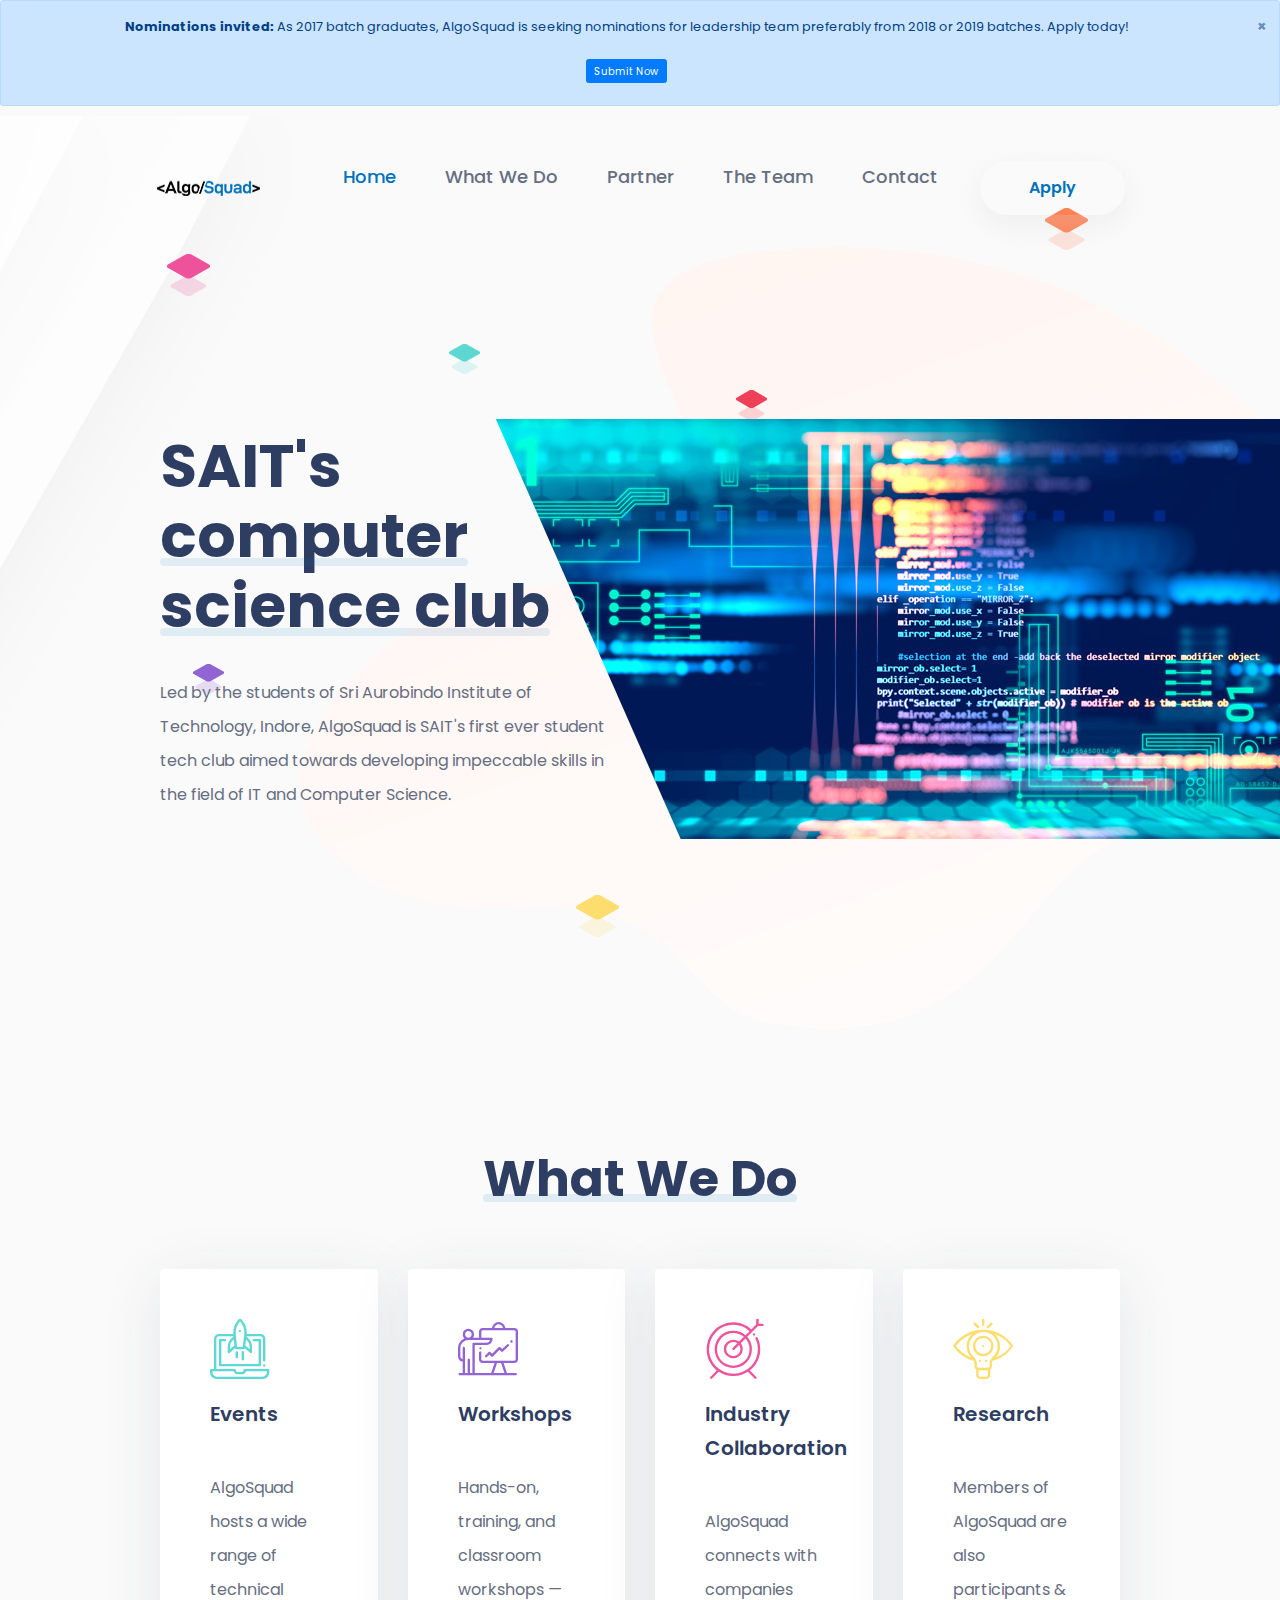
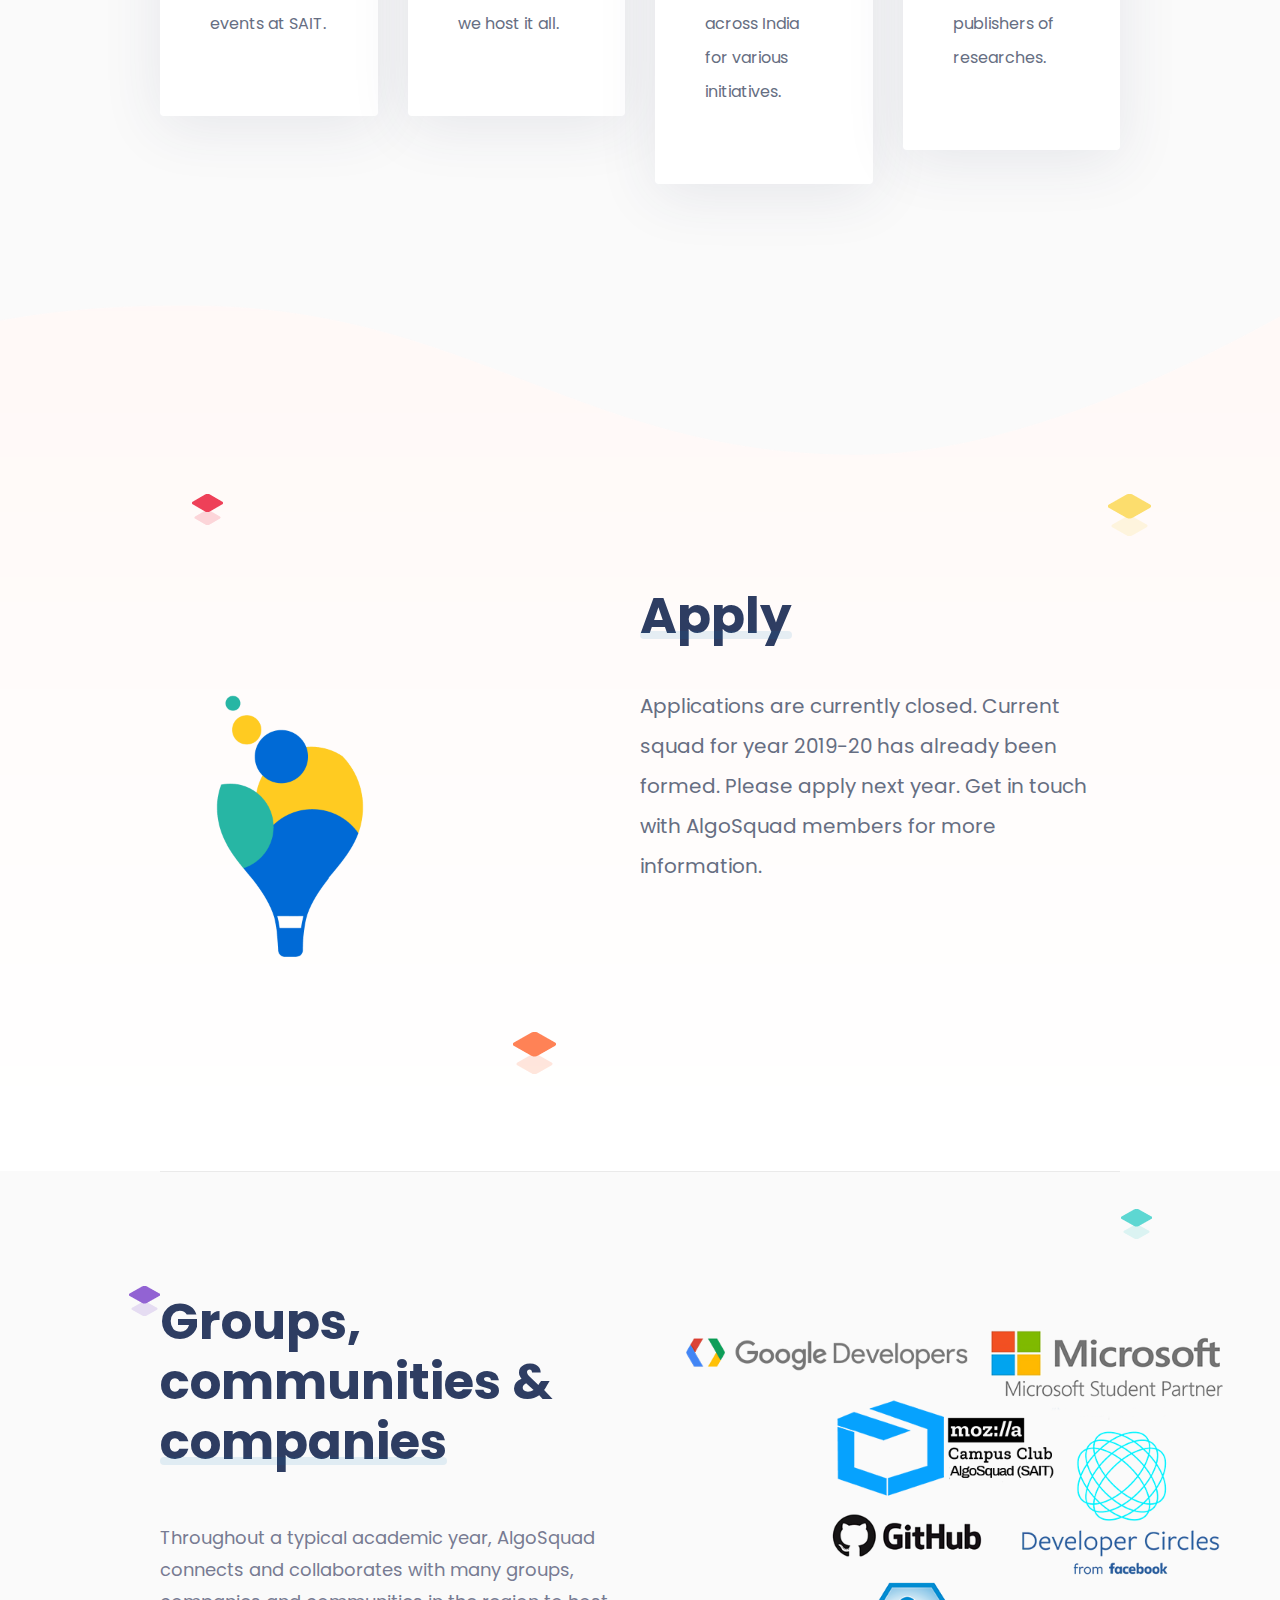
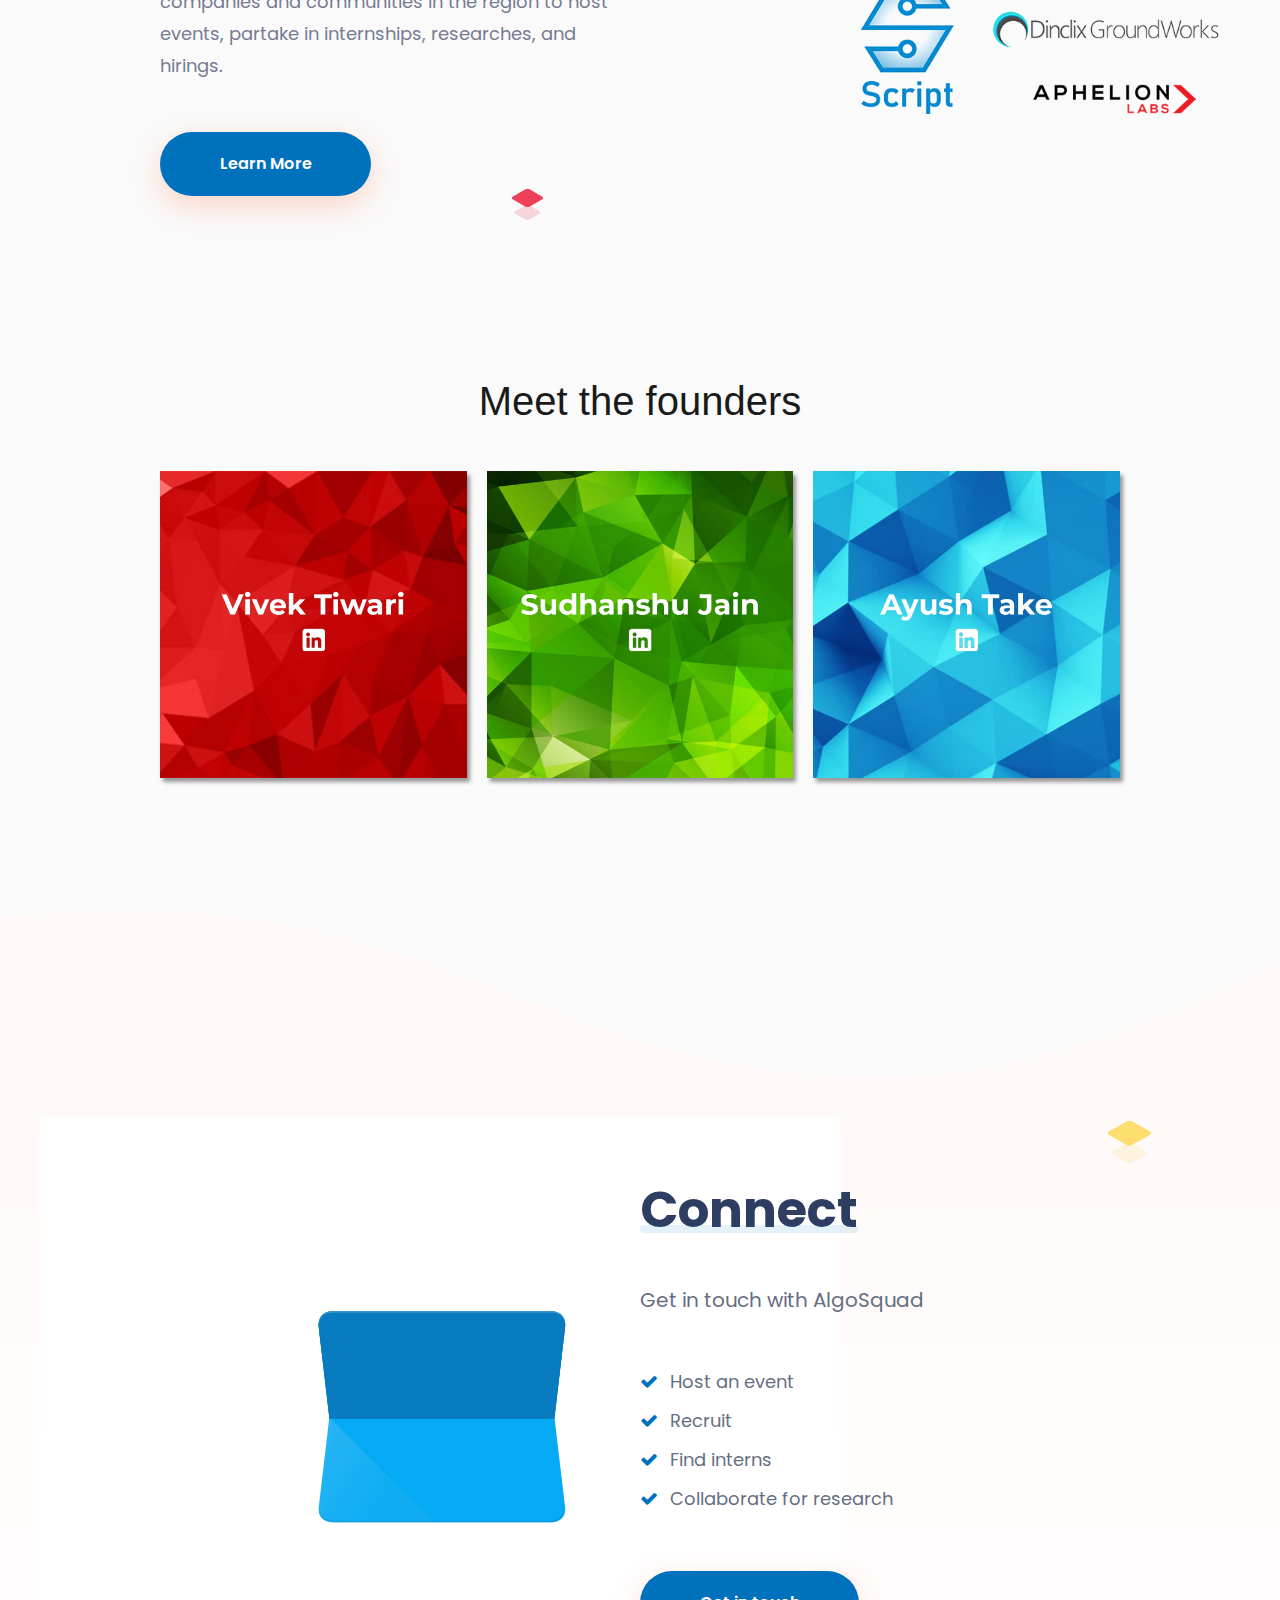
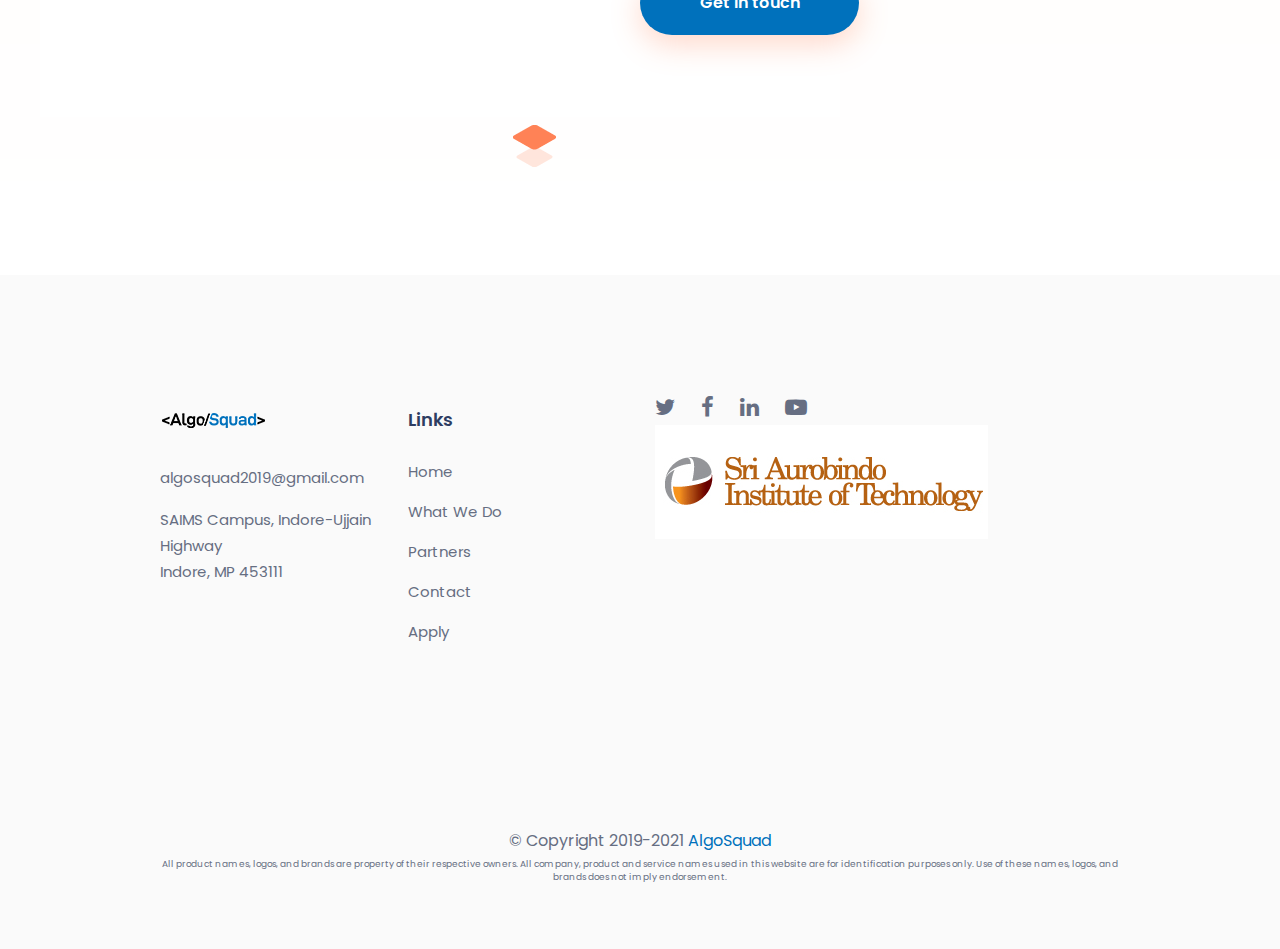
<file: index.html>
<!DOCTYPE html>
<html lang="en">

<head>
	<!-- Global site tag (gtag.js) - Google Analytics -->
<script async src="https://www.googletagmanager.com/gtag/js?id=UA-71109293-8"></script>
<script>
  window.dataLayer = window.dataLayer || [];
  function gtag(){dataLayer.push(arguments);}
  gtag('js', new Date());

  gtag('config', 'UA-71109293-8');
</script>
    <meta charset="UTF-8">
    <meta name="viewport" content="width=device-width, initial-scale=1.0">
    <meta http-equiv="X-UA-Compatible" content="ie=edge">
    <title>AlgoSquad - SAIT's Premier Technical Student Club</title>
    <link rel="apple-touch-icon" sizes="57x57" href="images/favicon//apple-icon-57x57.png">
    <link rel="apple-touch-icon" sizes="60x60" href="images/favicon//apple-icon-60x60.png">
    <link rel="apple-touch-icon" sizes="72x72" href="images/favicon//apple-icon-72x72.png">
    <link rel="apple-touch-icon" sizes="76x76" href="images/favicon//apple-icon-76x76.png">
    <link rel="apple-touch-icon" sizes="114x114" href="images/favicon//apple-icon-114x114.png">
    <link rel="apple-touch-icon" sizes="120x120" href="images/favicon//apple-icon-120x120.png">
    <link rel="apple-touch-icon" sizes="144x144" href="images/favicon//apple-icon-144x144.png">
    <link rel="apple-touch-icon" sizes="152x152" href="images/favicon//apple-icon-152x152.png">
    <link rel="apple-touch-icon" sizes="180x180" href="images/favicon//apple-icon-180x180.png">
    <link rel="icon" type="image/png" sizes="192x192" href="images/favicon//android-icon-192x192.png">
    <link rel="icon" type="image/png" sizes="32x32" href="images/favicon//favicon-32x32.png">
    <link rel="icon" type="image/png" sizes="96x96" href="images/favicon//favicon-96x96.png">
    <link rel="icon" type="image/png" sizes="16x16" href="images/favicon//favicon-16x16.png">
    <link rel="manifest" href="images/favicon/manifest.json">
    <meta name="msapplication-TileColor" content="#ffffff">
    <meta name="msapplication-TileImage" content="/ms-icon-144x144.png">
    <meta name="theme-color" content="#ffffff">
    <link rel="stylesheet" href="css/style.css">
    <link rel="stylesheet" href="css/responsive.css">
    <meta name="google-site-verification" content="hF7_VMHFzcXbHRK0jAx3QJuiFgY3xRsBZdTsJhnqlG4" />
</head>

<body>
	 <div class="preloader"></div><!-- /.preloader -->
	<div class="alert alert-primary alert-dismissible fade show" role="alert">
	  <p align="center"><small><b>Nominations invited:</b> As 2017 batch graduates, AlgoSquad is seeking nominations for leadership team preferably from 2018 or 2019 batches. Apply today!</small></p>
        <p align="center"><a href="https://docs.google.com/forms/d/e/1FAIpQLSepUKnmyGA_EPrA4uSHZNS39BBMTJ6b31Oivycdvp7TzgEQ2Q/viewform" target="_blank" class="btn btn-primary">Submit Now</a>
			<button type="button" class="close" data-dismiss="alert" aria-label="Close"></p>
    <span aria-hidden="true">×</span>
  </button>
	</div>
    <div class="page-wrapper">

    	<header class="site-header header-one">
            <nav class="navbar navbar-expand-lg navbar-light header-navigation stricky">
                <div class="container clearfix">
                    <!-- Brand and toggle get grouped for better mobile display -->
                    <div class="logo-box clearfix">
                        <a class="navbar-brand" href="index.html">
                            <img src="images/logo-1-1.png" class="main-logo" alt="AlgoSquad" />
                        </a>
                        <button class="menu-toggler" data-target=".header-one .main-navigation">
                            <span class="fa fa-bars"></span>
                        </button>
                    </div><!-- /.logo-box -->
                    <!-- Collect the nav links, forms, and other content for toggling -->
                    <div class="main-navigation">
                        <ul class=" navigation-box one-page-scroll-menu ">
                            <li class="current scrollToLink">
                                <a href="#home">Home</a>
                                <ul class="sub-menu">
                                </ul><!-- /.sub-menu -->
                            </li>
                            <li class="scrollToLink">
                                <a href="#services">What We Do</a>
                            </li>
                            <li class="scrollToLink">
                                <a href="#screens">Partner</a>
                                
                            </li>
                            <li class="scrollToLink">
                                <a href="#team">The Team</a>
                                
                            </li>
                            <li class="scrollToLink">
                                <a href="#contact">Contact</a>
                                
                            </li>
                        </ul>
                    </div><!-- /.navbar-collapse -->
                    <div class="right-side-box">
                        <a href="#apply" class="header-one__btn">Apply</a>
                    </div><!-- /.right-side-box -->
                </div>
                <!-- /.container -->
            </nav>
        </header><!-- /.header-one -->
        <section class="banner-one" id="home">

        	<img src="images/banner-icon-1-1.png" alt="Awesome Image" class="bubble-1" />
            <img src="images/banner-icon-1-3.png" alt="Awesome Image" class="bubble-2" />
            <img src="images/banner-icon-1-2.png" alt="Awesome Image" class="bubble-3" />
            <img src="images/banner-icon-1-4.png" alt="Awesome Image" class="bubble-4" />
            <img src="images/banner-icon-1-5.png" alt="Awesome Image" class="bubble-5" />
            <img src="images/banner-icon-1-6.png" alt="Awesome Image" class="bubble-6" />


        	<img src="images/banner-moc-1.png" class="banner-one__moc" alt="Awesome Image"/>
            <div class="container">
                <div class="row">
                    <div class="col-lg-6">
                        <div class="banner-one__content">
                            <div class="block-title">
                                <div class="block-title__text"><span>SAIT's computer</span> <br> <span>science club</span></div><!-- /.block-title__text -->
                            </div><!-- /.block-title -->
                            <p class="banner-one__text">Led by the students of Sri Aurobindo Institute of Technology, Indore, AlgoSquad is SAIT's first ever student tech club aimed towards developing impeccable skills in the field of IT and Computer Science.</p><!-- /.banner-one__text -->
                        </div><!-- /.banner-one__content -->
                    </div><!-- /.col-lg-5 -->
                </div><!-- /.row -->
            </div><!-- /.container -->
        </section><!-- /.banner-one -->
        <section class="service-one" id="services">
            <div class="container">
                <div class="block-title text-center">
                    <div class="block-title__text"><span>What We Do</span></div><!-- /.block-title__text -->
                </div><!-- /.block-title -->
                <div class="row">
                    <div class="col-xl-3 col-lg-6 col-md-6 col-sm-12">
                        <div class="service-one__single">
                            <i class="service-one__icon nonid-icon-laptop"></i>
                            <h3 class="service-one__title"><a href="#">Events</a></h3><!-- /.service-one__title -->
                            <p class="service-one__text">AlgoSquad hosts a wide range of technical events at SAIT.</p><!-- /.service-one__text -->
                        </div><!-- /.service-one__single -->
                    </div><!-- /.col-lg-3 -->
                    <div class="col-xl-3 col-lg-6 col-md-6 col-sm-12">
                        <div class="service-one__single">
                            <i class="service-one__icon nonid-icon-presentation"></i>
                            <h3 class="service-one__title"><a href="#">Workshops</a></h3><!-- /.service-one__title -->
                            <p class="service-one__text">Hands-on, training, and classroom workshops — we host it all.</p><!-- /.service-one__text -->
                        </div><!-- /.service-one__single -->
                    </div><!-- /.col-lg-3 -->
                    <div class="col-xl-3 col-lg-6 col-md-6 col-sm-12">
                        <div class="service-one__single">
                            <i class="service-one__icon nonid-icon-target"></i>
                            <h3 class="service-one__title"><a href="#">Industry Collaboration</a></h3><!-- /.service-one__title -->
                            <p class="service-one__text">AlgoSquad connects with companies across India for various initiatives.</p><!-- /.service-one__text -->
                        </div><!-- /.service-one__single -->
                    </div><!-- /.col-lg-3 -->
                    <div class="col-xl-3 col-lg-6 col-md-6 col-sm-12">
                        <div class="service-one__single">
                            <i class="service-one__icon nonid-icon-visualization"></i>
                            <h3 class="service-one__title"><a href="#">Research</a></h3><!-- /.service-one__title -->
                            <p class="service-one__text">Members of AlgoSquad are also participants & publishers of researches.</p><!-- /.service-one__text -->
                        </div><!-- /.service-one__single -->
                    </div><!-- /.col-lg-3 -->
                </div><!-- /.row -->
            </div><!-- /.container -->
        </section><!-- /.service-one -->
        <section class="cta-three" id="apply">
            <img src="images/banner-icon-1-6.png" alt="AlgoSquad Banner 1" class="bubble-1" />
            <img src="images/banner-icon-1-4.png" alt="AlgoSquad Banner 2" class="bubble-2" />
            <img src="images/banner-icon-1-5.png" alt="AlgoSquad Banner 3" class="bubble-3" />
            <div class="container">
                <img src="images/loading-map.gif" width="50%" alt="Welcome to AlgoSquad" class="cta-three__moc" />
                <div class="row no-gutters justify-content-end">
                    <div class="col-lg-6 col-md-12 col-sm-12 d-flex">
                        <div class="cta-three__content my-auto">
                            <div class="block-title">
                                <div class="block-title__text"><span>Apply</span> <br></div><!-- /.block-title__text -->
                            </div><!-- /.block-title -->
                            <p class="cta-three__text">Applications are currently closed. Current squad for year 2019-20 has already been formed. Please apply next year. Get in touch with AlgoSquad members for more information.</p><!-- /.cta-three__text -->
                            <ul class="cta-three__list">
                            </ul><!-- /.cta-three__list -->
                        </div><!-- /.cta-three__content -->
                    </div><!-- /.col-lg-6 -->
                </div><!-- /.row -->
            </div><!-- /.container -->
        </section><!-- /.cta-three -->
        <section class="cta-two" id="screens">
            <img src="images/banner-icon-1-2.png" alt="Awesome Image" class="bubble-1" />
            <img src="images/banner-icon-1-6.png" alt="Awesome Image" class="bubble-2" />
            <img src="images/banner-icon-1-3.png" alt="Awesome Image" class="bubble-3" />
            <img src="images/cta-moc-1-2.png" alt="Awesome Image" class="cta-two__moc" />
            <div class="container">
                <hr>
                <div class="row">
                    <div class="col-lg-6">
                        <div class="cta-two__content">
                            <div class="block-title">
                                <div class="block-title__text"><span>Groups, communities & companies</span></div><!-- /.block-title__text -->
                            </div><!-- /.block-title -->
                            <p class="cta-two__text">Throughout a typical academic year, AlgoSquad connects and collaborates with many groups, companies and communities in the region to host events, partake in internships, researches, and hirings.</p><!-- /.cta-two__text -->
                            <a href="#" class="cta-two__btn">Learn More</a>
                        </div><!-- /.cta-two__content -->
                    </div><!-- /.col-lg-6 -->
                </div><!-- /.row -->
            </div><!-- /.container -->
        </section><!-- /.cta-two -->
        <section id="team">
        <div class="container">

	<h1 class="heading">Meet the founders</span></h1>

	<div class="gallery">

		<div class="gallery-item">
			<a href="https://www.linkedin.com/in/vivekkrtiwari/" target="_blank"><img class="gallery-image" src="images\team1.jpg"></a>
		</div>

		<div class="gallery-item">
			<a href="https://www.linkedin.com/in/developer-sudhanshu-jain/" target="_blank"><img class="gallery-image" src="images\team2.jpg"></a>
		</div>

		<div class="gallery-item">
			<a href="https://www.linkedin.com/in/ayushtake/"><img class="gallery-image target="_blank"" src="images\team3.jpg"></a>
		</div>
	</div>
</div>
	</section>
       <section class="cta-three" id="contact">
            <img src="images/banner-icon-1-6.png" alt="Awesome Image" class="bubble-1" />
            <img src="images/banner-icon-1-4.png" alt="Awesome Image" class="bubble-2" />
            <img src="images/banner-icon-1-5.png" alt="Awesome Image" class="bubble-3" />
            <div class="container">
                <img src="images/contact.gif" alt="Awesome Image" class="cta-three__moc" />
                <div class="row no-gutters justify-content-end">
                    <div class="col-lg-6 col-md-12 col-sm-12 d-flex">
                        <div class="cta-three__content my-auto">
                            <div class="block-title">
                                <div class="block-title__text"><span>Connect</span> <br></div><!-- /.block-title__text -->
                            </div><!-- /.block-title -->
                            <p class="cta-three__text">Get in touch with AlgoSquad</p><!-- /.cta-three__text -->
                            <ul class="cta-three__list">
                                <li class="cta-three__list-item"><i class="fa fa-check"></i>Host an event</li>
                                <li class="cta-three__list-item"><i class="fa fa-check"></i>Recruit</li>
                                <li class="cta-three__list-item"><i class="fa fa-check"></i>Find interns</li>
                                <li class="cta-three__list-item"><i class="fa fa-check"></i>Collaborate for research</li>
                            </ul><!-- /.cta-three__list -->
                            <a href="https://docs.google.com/forms/d/e/1FAIpQLSepUKnmyGA_EPrA4uSHZNS39BBMTJ6b31Oivycdvp7TzgEQ2Q/viewform?usp=sf_link" target="_blank" class="cta-three__btn">Get in touch</a>
                        </div><!-- /.cta-three__content -->
                    </div><!-- /.col-lg-6 -->
                </div><!-- /.row -->
            </div><!-- /.container -->
        </section><!-- /.cta-three -->
        <hz></hz>
	<br><br></br></br>
        <section>
        <footer class="site-footer">
            <div class="site-footer__main-footer">
                <div class="container">
                    <div class="row">
                        <div class="col-lg-3 col-md-6 col-sm-12">
                          <div class="footer-widget footer-widget--about-widget">
                                <a href="index.html" class="footer-widget__footer-logo"><img src="images/logo-1-1.png" alt="Awesome Image" /></a>
                            	<p>algosquad2019@gmail.com</p>
                              <p>SAIMS Campus, Indore-Ujjain Highway<br>Indore, MP 453111</p>
                            </div><!-- /.footer-widget -->
                        </div><!-- /.col-lg-3 -->
                        
                        <div class="col-lg-3 col-md-6 col-sm-12">
                            <div class="footer-widget">
                                <h3 class="footer-widget__title">
                                    Links
                                </h3><!-- /.footer-widget__title -->
                                <ul class="footer-widget__link-list">
                                    <li><a href="#home">Home</a></li>
                                    <li><a href="#services">What We Do</a></li>
                                    <li><a href="#screens">Partners</a></li>
                                    <li><a href="#contact">Contact</a></li>
                                    <li><a href="#apply">Apply</a></li>
                                </ul><!-- /.footer-widget__link-list -->
                            </div><!-- /.footer-widget -->
						</div><!-- /.col-lg-2 --><br></br>
                        <div class="col-lg-3 col-md-6 col-sm-12">
                            <div class="footer-widget">
                                <div class="social-block">
                                    <a href="#"><i class="fa fa-twitter"></i></a>
                                    <a href="#"><i class="fa fa-facebook-f"></i></a>
                                    <a href="#"><i class="fa fa-linkedin"></i></a>
                                    <a href="#"><i class="fa fa-youtube-play"></i></a>
                                    <br>
                                <img src="images/sait.png" width="333" height="114" alt=""/> </div><!-- /.social-block -->
                            </div><!-- /.footer-widget -->
                        </div><!-- /.col-lg-2 -->
                    </div><!-- /.row -->
                </div><!-- /.container -->
            </div><!-- /.site-footer__main-footer -->
            <div class="site-footer__bottom-footer text-center">
                <div class="container">
                    <p>&copy; Copyright 2019-2021 <a href="#">AlgoSquad</a></p>
					<p style="font-size: 9px; line-height: 1.5;">All product names, logos, and brands are property of their respective owners. All company, product and service names used in this website are for identification purposes only. Use of these names, logos, and brands does not imply endorsement.</p>
                </div><!-- /.container -->
            </div><!-- /.site-footer__bottom-footer -->
        </footer><!-- /.site-footer -->
    </div><!-- /.page-wrapper -->
    <a href="#" data-target="html" class="scroll-to-target scroll-to-top"><i class="fa fa-angle-up"></i></a>
    <!-- /.scroll-to-top -->
    <script src="js/jquery.js"></script>
    <script src="js/bootstrap.bundle.min.js"></script>
    <script src="js/owl.carousel.min.js"></script>
    <script src="js/waypoints.min.js"></script>
    <script src="js/jquery.counterup.min.js"></script>
    <script src="js/jquery.bxslider.min.js"></script>
    <script src="js/jquery.easing.min.js"></script>
    <script src="js/theme.js"></script>
</body>

</html>
</file>
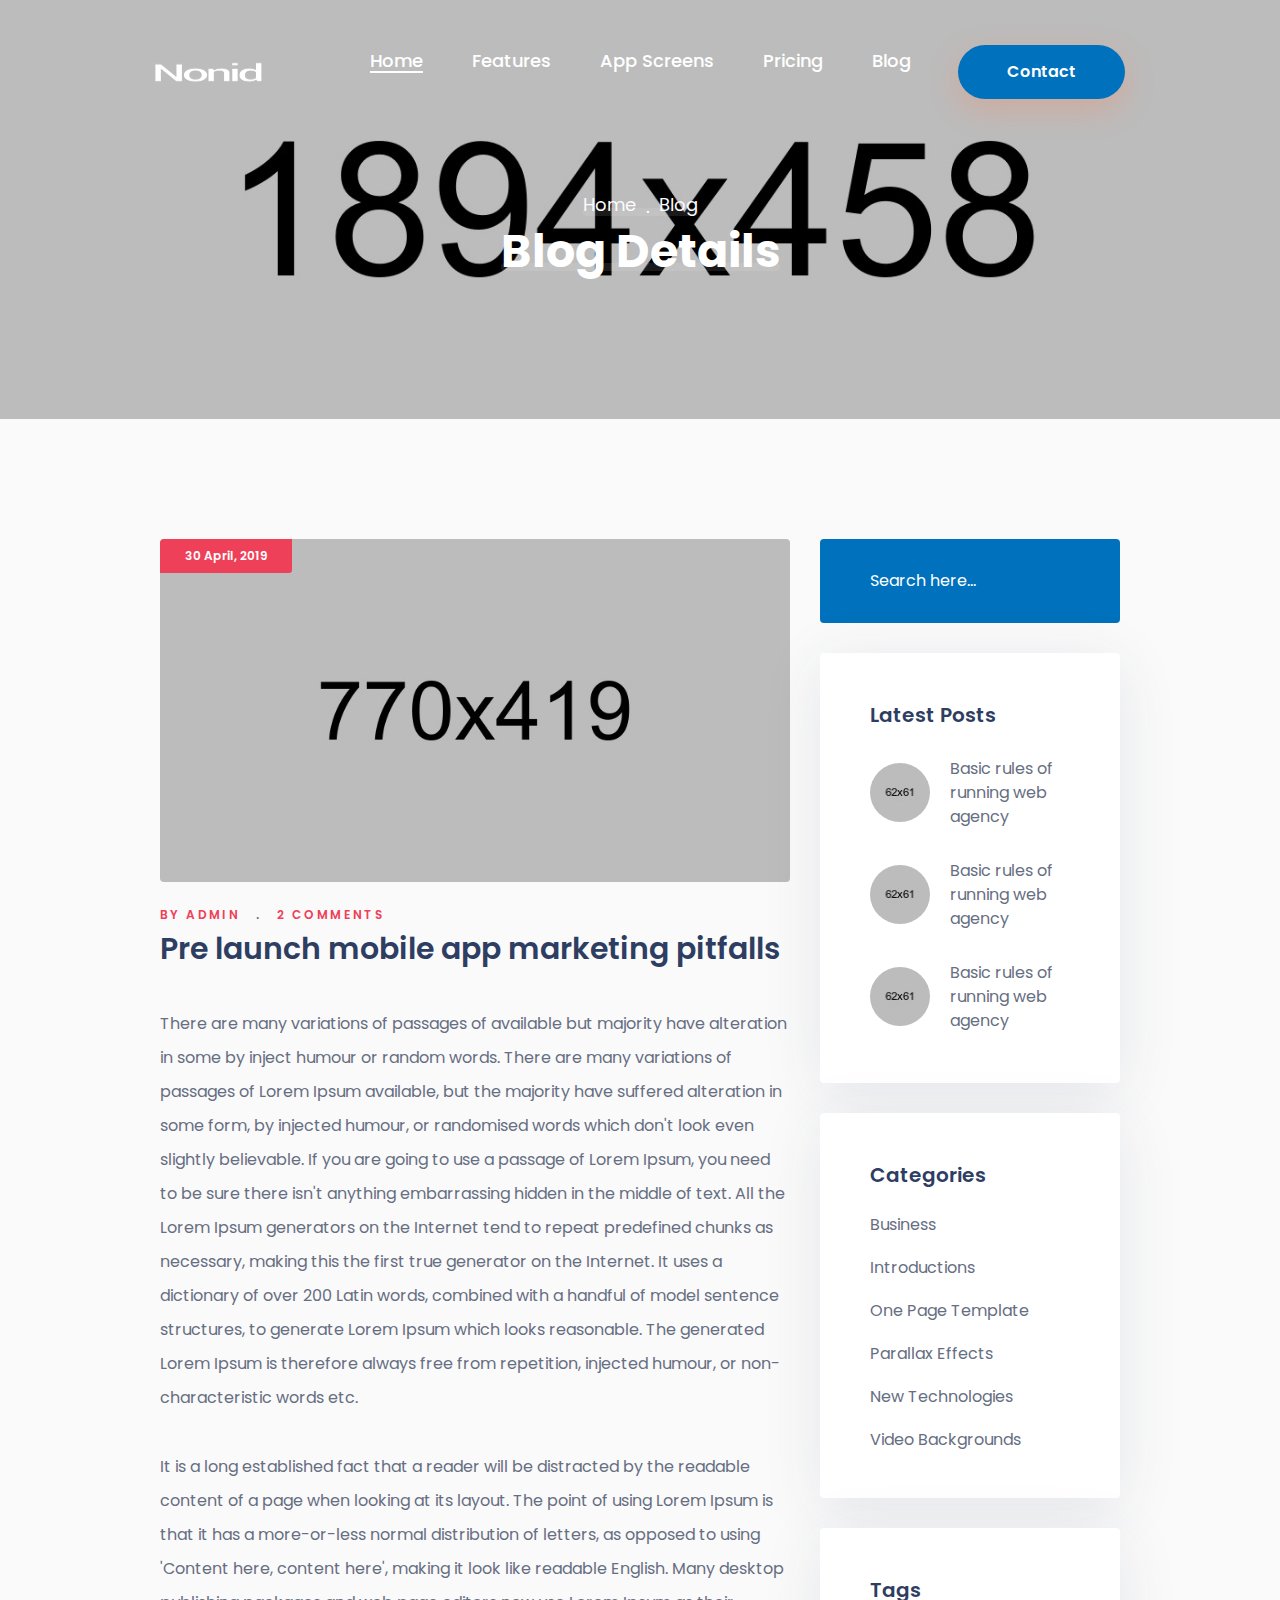
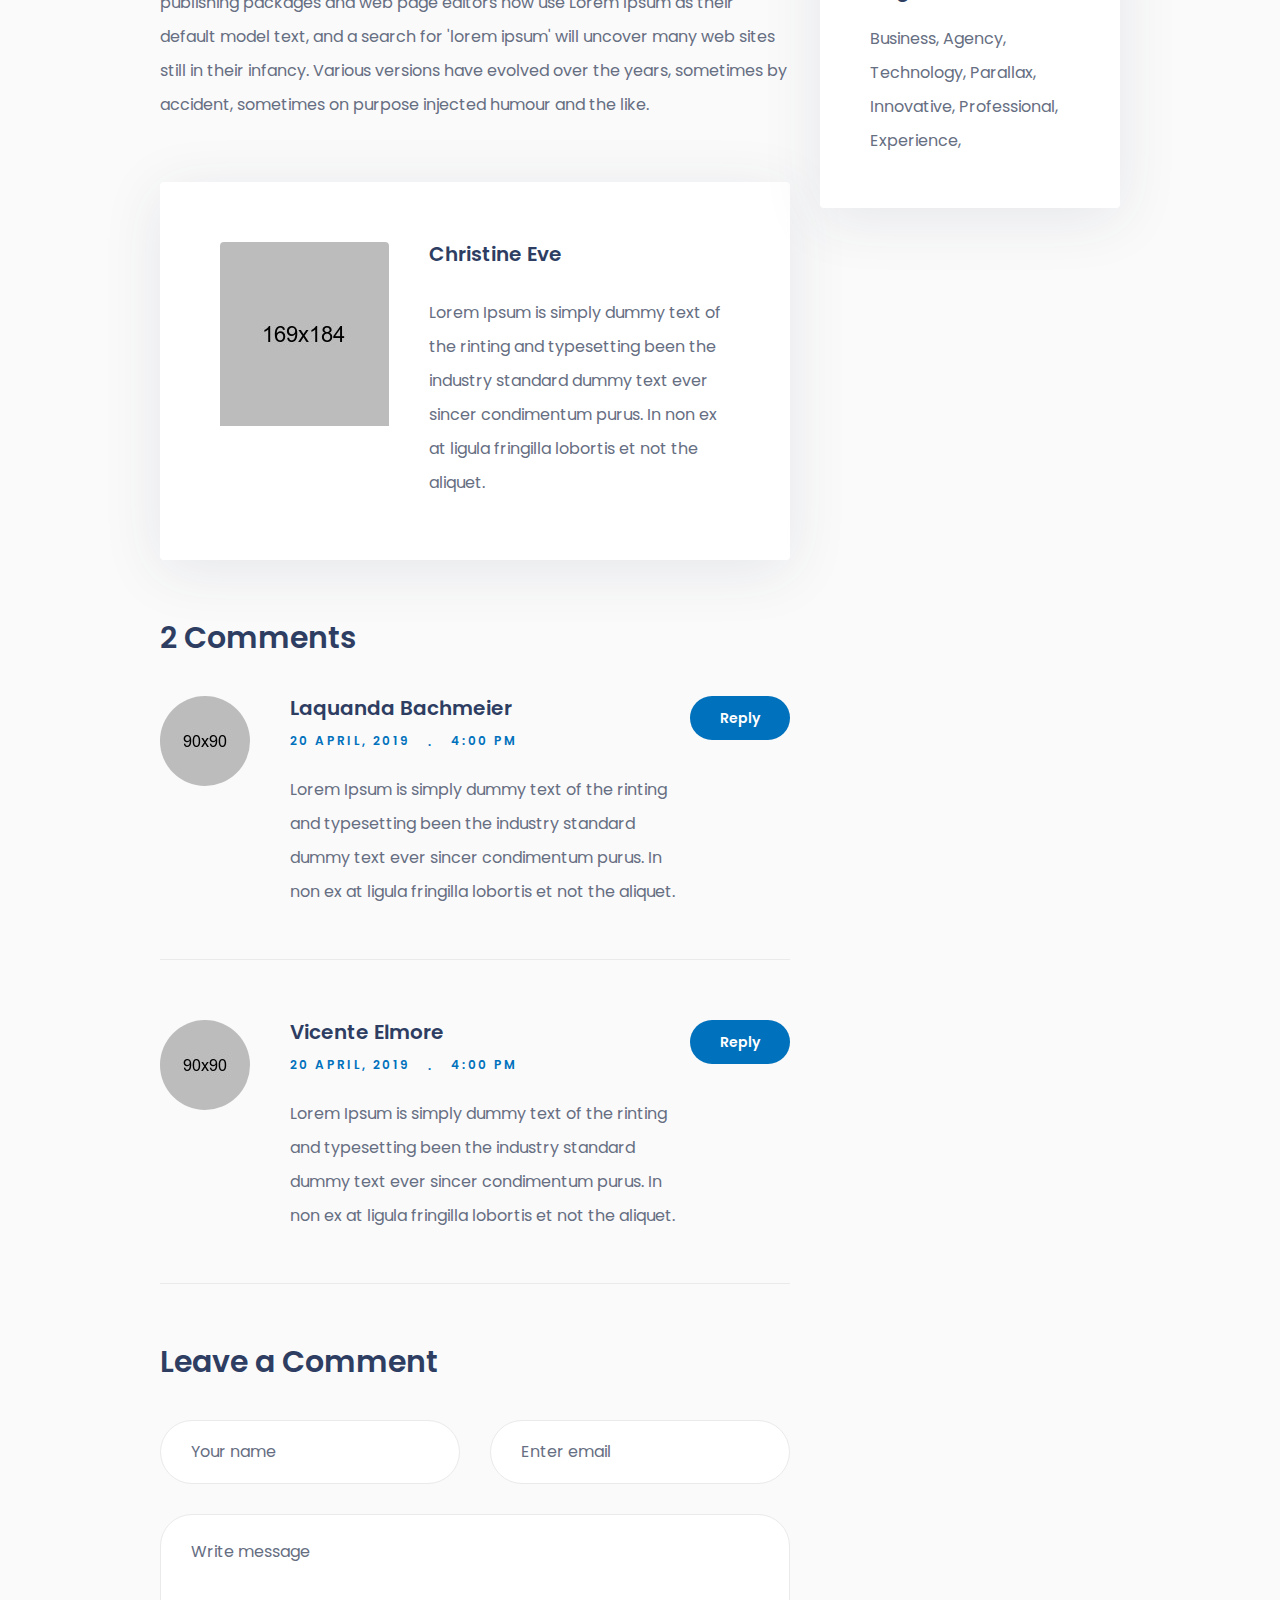
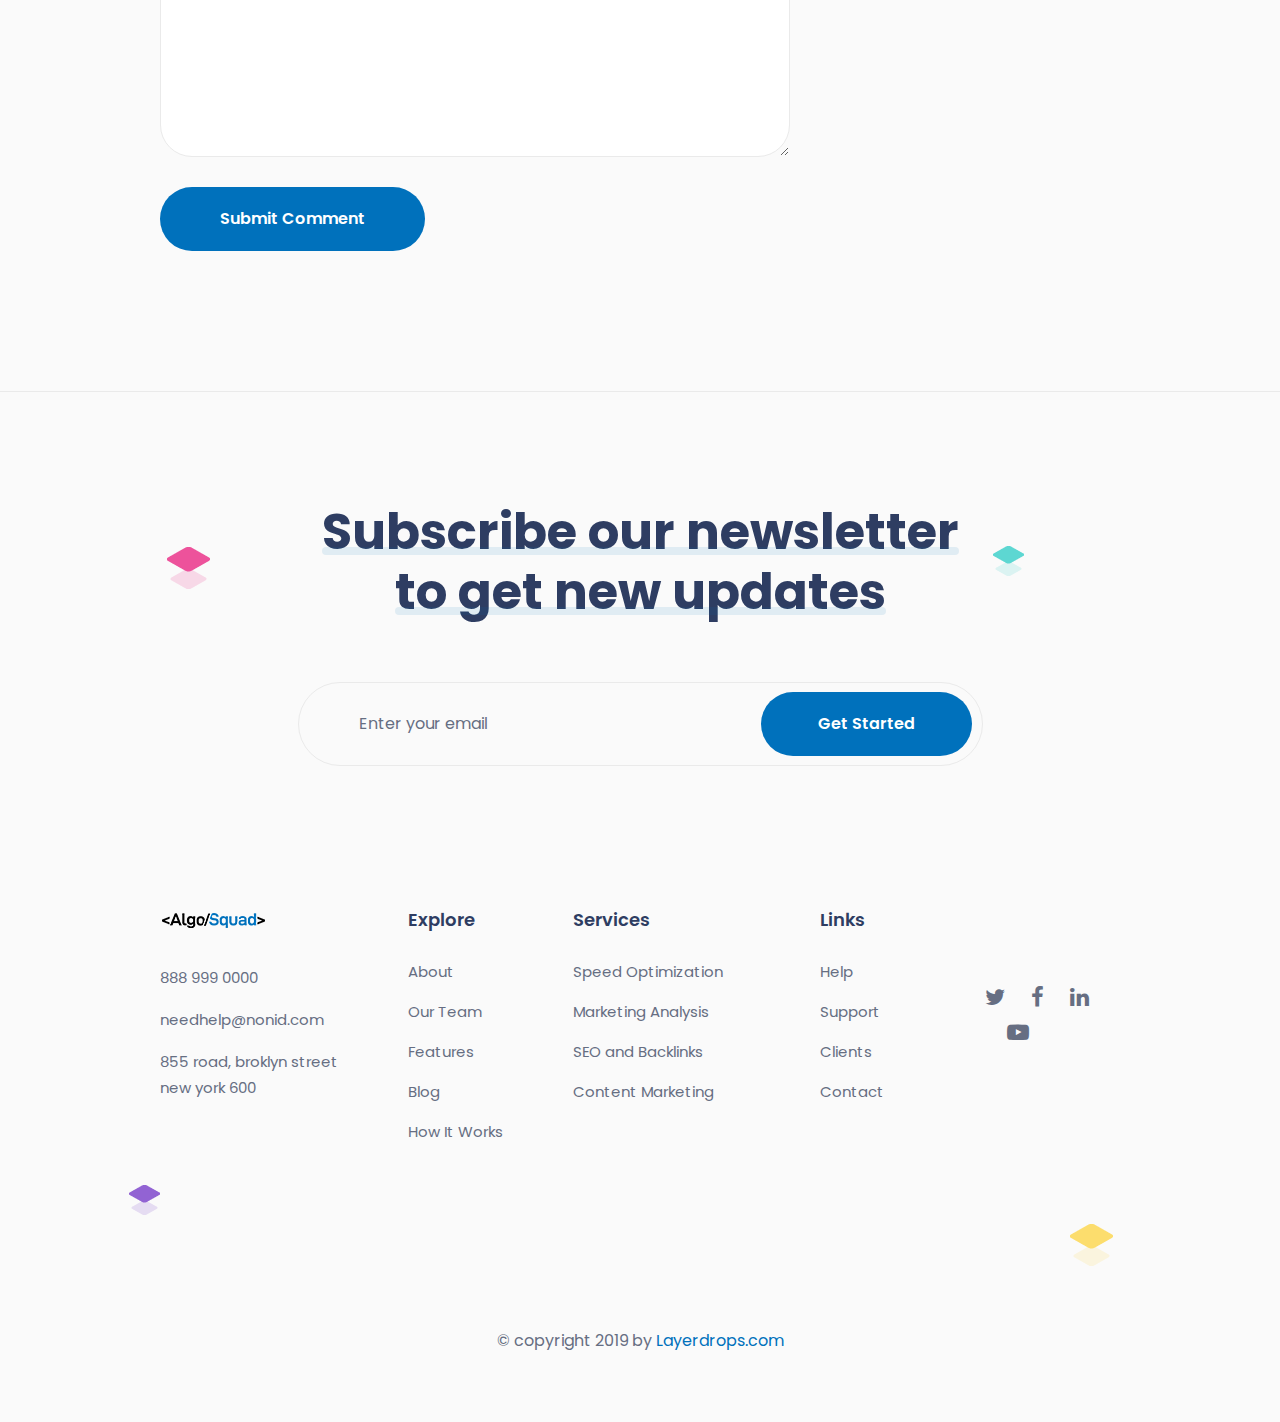
<file: blog-details.html>
<!DOCTYPE html>
<html lang="en">

<head>
    <meta charset="UTF-8">
    <meta name="viewport" content="width=device-width, initial-scale=1.0">
    <meta http-equiv="X-UA-Compatible" content="ie=edge">
    <title>Blog Page || Nonid || SEO & Software Landing Page HTML Template</title>
    <link rel="apple-touch-icon" sizes="57x57" href="images/favicon//apple-icon-57x57.png">
    <link rel="apple-touch-icon" sizes="60x60" href="images/favicon//apple-icon-60x60.png">
    <link rel="apple-touch-icon" sizes="72x72" href="images/favicon//apple-icon-72x72.png">
    <link rel="apple-touch-icon" sizes="76x76" href="images/favicon//apple-icon-76x76.png">
    <link rel="apple-touch-icon" sizes="114x114" href="images/favicon//apple-icon-114x114.png">
    <link rel="apple-touch-icon" sizes="120x120" href="images/favicon//apple-icon-120x120.png">
    <link rel="apple-touch-icon" sizes="144x144" href="images/favicon//apple-icon-144x144.png">
    <link rel="apple-touch-icon" sizes="152x152" href="images/favicon//apple-icon-152x152.png">
    <link rel="apple-touch-icon" sizes="180x180" href="images/favicon//apple-icon-180x180.png">
    <link rel="icon" type="image/png" sizes="192x192" href="images/favicon//android-icon-192x192.png">
    <link rel="icon" type="image/png" sizes="32x32" href="images/favicon//favicon-32x32.png">
    <link rel="icon" type="image/png" sizes="96x96" href="images/favicon//favicon-96x96.png">
    <link rel="icon" type="image/png" sizes="16x16" href="images/favicon//favicon-16x16.png">
    <link rel="manifest" href="images/favicon/manifest.json">
    <meta name="msapplication-TileColor" content="#ffffff">
    <meta name="msapplication-TileImage" content="/ms-icon-144x144.png">
    <meta name="theme-color" content="#ffffff">
    <link rel="stylesheet" href="css/style.css">
    <link rel="stylesheet" href="css/responsive.css">
</head>

<body>
    <div class="preloader"></div><!-- /.preloader -->
    <div class="page-wrapper">
        <header class="site-header header-one header-one__home-two">
            <nav class="navbar navbar-expand-lg navbar-light header-navigation stricky">
                <div class="container clearfix">
                    <!-- Brand and toggle get grouped for better mobile display -->
                    <div class="logo-box clearfix">
                        <a class="navbar-brand" href="index.html">
                            <img src="images/logo-2-1.png" class="main-logo" alt="Awesome Image" />
                        </a>
                        <button class="menu-toggler" data-target=".header-one .main-navigation">
                            <span class="fa fa-bars"></span>
                        </button>
                    </div><!-- /.logo-box -->
                    <!-- Collect the nav links, forms, and other content for toggling -->
                    <div class="main-navigation">
                        <ul class=" navigation-box one-page-scroll-menu ">
                            <li class="current scrollToLink">
                                <a href="#home">Home</a>
                                <ul class="sub-menu">
                                    <li><a href="index.html">Home One</a></li>
                                    <li><a href="index-2.html">Home Two</a></li>
                                </ul><!-- /.sub-menu -->
                            </li>
                            <li class="scrollToLink">
                                <a href="#services">Features</a>
                            </li>
                            <li class="scrollToLink">
                                <a href="#screens">App Screens</a>
                            </li>
                            <li class="scrollToLink">
                                <a href="#pricing">Pricing</a>
                            </li>
                            <li class="scrollToLink">
                                <a href="#blog">Blog</a>
                                <ul class="sub-menu">
                                    <li><a href="blog.html">Blog Style 01</a></li>
                                    <li><a href="blog-details.html">Blog Details</a></li>
                                </ul><!-- /.sub-menu -->
                            </li>
                        </ul>
                    </div><!-- /.navbar-collapse -->
                    <div class="right-side-box">
                        <a href="#" class="header-one__btn">Contact</a>
                    </div><!-- /.right-side-box -->
                </div>
                <!-- /.container -->
            </nav>
        </header><!-- /.header-one -->
        <section class="inner-banner">
            <div class="container text-center">
                <ul class="thm-breadcrumb">
                    <li class="thm-breadcrumb__item"><a href="#">Home</a></li>
                    <li class="thm-breadcrumb__item"><span>Blog</span></li>
                </ul><!-- /.thm-breadcrumb -->
                <h2 class="inner-banner__title"><span>Blog Details</span></h2><!-- /.inner-banner__title -->
            </div><!-- /.container -->
        </section><!-- /.inner-banner -->
        <section class="blog-details">
            <div class="container">
                <div class="row">
                    <div class="col-lg-8">
                        <div class="blog-details__content">
                            <div class="blog-details__image">
                                <img src="images/blog-single-1-1.jpg" alt="Awesome Image" />
                                <div class="blog-details__date">30 April, 2019</div><!-- /.blog-details__date -->
                            </div><!-- /.blog-details__image -->
                            <div class="blog-details__meta">
                                <a href="#" class="blog-details__meta-link">By Admin</a>
                                <span class="blog-details__meta-sep">.</span>
                                <a href="#" class="blog-details__meta-link">2 Comments</a>
                            </div><!-- /.blog-details__meta -->
                            <h3 class="blog-details__title">Pre launch mobile app marketing pitfalls</h3><!-- /.blog-details__title -->
                            <p class="blog-details__text">There are many variations of passages of available but majority have alteration in some by inject humour or random words. There are many variations of passages of Lorem Ipsum available, but the majority have suffered alteration in some form, by injected humour, or randomised words which don't look even slightly believable. If you are going to use a passage of Lorem Ipsum, you need to be sure there isn't anything embarrassing hidden in the middle of text. All the Lorem Ipsum generators on the Internet tend to repeat predefined chunks as necessary, making this the first true generator on the Internet. It uses a dictionary of over 200 Latin words, combined with a handful of model sentence structures, to generate Lorem Ipsum which looks reasonable. The generated Lorem Ipsum is therefore always free from repetition, injected humour, or non-characteristic words etc.</p><!-- /.blog-details__text -->
                            <p class="blog-details__text">It is a long established fact that a reader will be distracted by the readable content of a page when looking at its layout. The point of using Lorem Ipsum is that it has a more-or-less normal distribution of letters, as opposed to using 'Content here, content here', making it look like readable English. Many desktop publishing packages and web page editors now use Lorem Ipsum as their default model text, and a search for 'lorem ipsum' will uncover many web sites still in their infancy. Various versions have evolved over the years, sometimes by accident, sometimes on purpose injected humour and the like.</p><!-- /.blog-details__text -->
                        </div><!-- /.blog-details__content -->
                        <div class="blog-details__author">
                            <div class="blog-details__author-image">
                                <img src="images/author-1-1.jpg" alt="Awesome Image" />
                            </div><!-- /.blog-details__image -->
                            <div class="blog-details__author-content">
                                <h3>Christine Eve</h3>
                                <p>Lorem Ipsum is simply dummy text of the rinting and typesetting been the industry standard dummy text ever sincer condimentum purus. In non ex at ligula fringilla lobortis et not the aliquet.</p>
                            </div><!-- /.blog-details__content -->
                        </div><!-- /.blog-details__author -->
                        <h2 class="blog-details__content-title">2 Comments</h2><!-- /.blog-details__content-title -->
                        <div class="comment-one">
                            <div class="comment-one__single">
                                <div class="comment-one__image">
                                    <div class="inner-block">
                                        <img src="images/comment-1-1.jpg" alt="Awesome Image" />
                                    </div><!-- /.inner-block -->
                                </div><!-- /.comment-one__image -->
                                <div class="comment-one__content">
                                    <div class="comment-one__content-top">
                                        <div class="comment-one__top-left">
                                            <h3 class="comment-one__author">Laquanda Bachmeier</h3><!-- /.comment-one__author -->
                                            <p class="comment-one__date">20 April, 2019 <span class="comment-one__date-sep">.</span> 4:00 pm</p><!-- /.comment-one__date -->
                                            <p class="comment-one__text">Lorem Ipsum is simply dummy text of the rinting and typesetting been the industry standard dummy text ever sincer condimentum purus. In non ex at ligula fringilla lobortis et not the aliquet.</p><!-- /.comment-one__text -->
                                        </div><!-- /.comment-one__top-left -->
                                        <div class="comment-one__top-right">
                                            <a href="#" class="comment-one__reply">Reply</a>
                                        </div><!-- /.comment-one__top-right -->
                                    </div><!-- /.comment-one__content-top -->                                    
                                </div><!-- /.comment-one__content -->
                            </div><!-- /.comment-one__single -->
                            <div class="comment-one__single">
                                <div class="comment-one__image">
                                    <div class="inner-block">
                                        <img src="images/comment-1-2.jpg" alt="Awesome Image" />
                                    </div><!-- /.inner-block -->
                                </div><!-- /.comment-one__image -->
                                <div class="comment-one__content">
                                    <div class="comment-one__content-top">
                                        <div class="comment-one__top-left">
                                            <h3 class="comment-one__author">Vicente Elmore</h3><!-- /.comment-one__author -->
                                            <p class="comment-one__date">20 April, 2019 <span class="comment-one__date-sep">.</span> 4:00 pm</p><!-- /.comment-one__date -->
                                            <p class="comment-one__text">Lorem Ipsum is simply dummy text of the rinting and typesetting been the industry standard dummy text ever sincer condimentum purus. In non ex at ligula fringilla lobortis et not the aliquet.</p><!-- /.comment-one__text -->
                                        </div><!-- /.comment-one__top-left -->
                                        <div class="comment-one__top-right">
                                            <a href="#" class="comment-one__reply">Reply</a>
                                        </div><!-- /.comment-one__top-right -->
                                    </div><!-- /.comment-one__content-top -->                                    
                                </div><!-- /.comment-one__content -->
                            </div><!-- /.comment-one__single -->
                        </div><!-- /.comment-one -->
                        <h2 class="blog-details__content-title">Leave a Comment</h2><!-- /.blog-details__content-title -->
                        <form action="#" class="reply-form">
                            <div class="row">
                                <div class="col-lg-6">
                                    <input type="text" placeholder="Your name" class="reply-form__field">
                                </div><!-- /.col-lg-6 -->
                                <div class="col-lg-6">
                                    <input type="text" placeholder="Enter email" class="reply-form__field">
                                </div><!-- /.col-lg-6 -->
                                <div class="col-lg-12">
                                    <textarea placeholder="Write message" class="reply-form__field"></textarea>
                                    <button class="reply-form__btn" type="submit">Submit Comment</button>
                                </div><!-- /.col-lg-12 -->
                            </div><!-- /.row -->
                        </form><!-- /.reply-form -->
                    </div><!-- /.col-lg-8 -->
                    <div class="col-lg-4">
                        <div class="sidebar">
                            <div class="sidebar__single sidebar__search">
                                <form action="#" class="sidebar__search-form">
                                    <input type="text" name="search" placeholder="Search here...">
                                </form>
                            </div><!-- /.sidebar__single -->
                            <div class="sidebar__single sidebar__post">
                                <h3 class="sidebar__title">Latest Posts</h3><!-- /.sidebar__title -->
                                <div class="sidebar__post-wrap">
                                    <div class="sidebar__post__single">
                                        <div class="sidebar__post-image">
                                            <div class="inner-block"><img src="images/lp-1-1.jpg" alt="Awesome Image" /></div><!-- /.inner-block -->
                                        </div><!-- /.sidebar__post-image -->
                                        <div class="sidebar__post-content">
                                            <h4 class="sidebar__post-title"><a href="#">Basic rules of running web agency</a></h4><!-- /.sidebar__post-title -->
                                        </div><!-- /.sidebar__post-content -->
                                    </div><!-- /.sidebar__post__single -->
                                    <div class="sidebar__post__single">
                                        <div class="sidebar__post-image">
                                            <div class="inner-block"><img src="images/lp-1-2.jpg" alt="Awesome Image" /></div><!-- /.inner-block -->
                                        </div><!-- /.sidebar__post-image -->
                                        <div class="sidebar__post-content">
                                            <h4 class="sidebar__post-title"><a href="#">Basic rules of running web agency</a></h4><!-- /.sidebar__post-title -->
                                        </div><!-- /.sidebar__post-content -->
                                    </div><!-- /.sidebar__post__single -->
                                    <div class="sidebar__post__single">
                                        <div class="sidebar__post-image">
                                            <div class="inner-block"><img src="images/lp-1-3.jpg" alt="Awesome Image" /></div><!-- /.inner-block -->
                                        </div><!-- /.sidebar__post-image -->
                                        <div class="sidebar__post-content">
                                            <h4 class="sidebar__post-title"><a href="#">Basic rules of running web agency</a></h4><!-- /.sidebar__post-title -->
                                        </div><!-- /.sidebar__post-content -->
                                    </div><!-- /.sidebar__post__single -->
                                </div><!-- /.sidebar__post-wrap -->
                            </div><!-- /.sidebar__single -->
                            <div class="sidebar__single sidebar__category">
                                <h3 class="sidebar__title">Categories</h3><!-- /.sidebar__title -->
                                <ul class="sidebar__category-list">
                                    <li class="sidebar__category-list-item"><a href="#">Business</a></li>
                                    <li class="sidebar__category-list-item"><a href="#">Introductions</a></li>
                                    <li class="sidebar__category-list-item"><a href="#">One Page Template</a></li>
                                    <li class="sidebar__category-list-item"><a href="#">Parallax Effects</a></li>
                                    <li class="sidebar__category-list-item"><a href="#">New Technologies</a></li>
                                    <li class="sidebar__category-list-item"><a href="#">Video Backgrounds</a></li>
                                </ul><!-- /.sidebar__category-list -->
                            </div><!-- /.sidebar__single -->
                            <div class="sidebar__single sidebar__tags">
                                <h3 class="sidebar__title">Tags</h3><!-- /.sidebar__title -->
                                <ul class="sidebar__tags-list">
                                    <li class="sidebar__tags-list-item"><a href="#">Business,</a></li>
                                    <li class="sidebar__tags-list-item"><a href="#">Agency,</a></li>
                                    <li class="sidebar__tags-list-item"><a href="#">Technology,</a></li>
                                    <li class="sidebar__tags-list-item"><a href="#">Parallax,</a></li>
                                    <li class="sidebar__tags-list-item"><a href="#">Innovative,</a></li>
                                    <li class="sidebar__tags-list-item"><a href="#">Professional,</a></li>
                                    <li class="sidebar__tags-list-item"><a href="#">Experience,</a></li>
                                </ul><!-- /.sidebar__category-list -->
                            </div><!-- /.sidebar__single -->
                        </div><!-- /.sidebar -->
                    </div><!-- /.col-lg-4 -->
                </div><!-- /.row -->
            </div><!-- /.container -->
        </section><!-- /.blog-details -->
        <footer class="site-footer">
            <img src="images/banner-icon-1-1.png" alt="Awesome Image" class="bubble-1" />
            <img src="images/banner-icon-1-3.png" alt="Awesome Image" class="bubble-2" />
            <img src="images/banner-icon-1-2.png" alt="Awesome Image" class="bubble-3" />
            <img src="images/banner-icon-1-4.png" alt="Awesome Image" class="bubble-4" />
            <div class="site-footer__subscribe">
                <div class="container">
                    <div class="block-title text-center">
                        <div class="block-title__text"><span>Subscribe our newsletter</span> <br> <span>to get new updates</span></div><!-- /.block-title__text -->
                    </div><!-- /.block-title -->
                    <form action="#" class="site-footer__subscribe-form">
                        <input type="text" name="email" placeholder="Enter your email">
                        <button type="submit">Get Started</button>
                    </form><!-- /.subscribe-form -->
                </div><!-- /.container -->
            </div><!-- /.site-footer__subscribe -->
            <div class="site-footer__main-footer">
                <div class="container">
                    <div class="row">
                        <div class="col-lg-3">
                            <div class="footer-widget footer-widget--about-widget">
                                <a href="index.html" class="footer-widget__footer-logo"><img src="images/logo-1-1.png" alt="Awesome Image" /></a>
                                <p>888 999 0000</p>
                                <p>needhelp@nonid.com</p>
                                <p>855 road, broklyn street <br>
                                    new york 600</p>
                            </div><!-- /.footer-widget -->
                        </div><!-- /.col-lg-3 -->
                        <div class="col-lg-2">
                            <div class="footer-widget">
                                <h3 class="footer-widget__title">
                                    Explore
                                </h3><!-- /.footer-widget__title -->
                                <ul class="footer-widget__link-list">
                                    <li><a href="#">About</a></li>
                                    <li><a href="#">Our Team</a></li>
                                    <li><a href="#">Features</a></li>
                                    <li><a href="#">Blog</a></li>
                                    <li><a href="#">How It Works</a></li>
                                </ul><!-- /.footer-widget__link-list -->
                            </div><!-- /.footer-widget -->
                        </div><!-- /.col-lg-2 -->
                        <div class="col-lg-3">
                            <div class="footer-widget">
                                <h3 class="footer-widget__title">
                                    Services
                                </h3><!-- /.footer-widget__title -->
                                <ul class="footer-widget__link-list">
                                    <li><a href="#">Speed Optimization</a></li>
                                    <li><a href="#">Marketing Analysis</a></li>
                                    <li><a href="#">SEO and Backlinks</a></li>
                                    <li><a href="#">Content Marketing</a></li>
                                </ul><!-- /.footer-widget__link-list -->
                            </div><!-- /.footer-widget -->
                        </div><!-- /.col-lg-3 -->
                        <div class="col-lg-2">
                            <div class="footer-widget">
                                <h3 class="footer-widget__title">
                                    Links
                                </h3><!-- /.footer-widget__title -->
                                <ul class="footer-widget__link-list">
                                    <li><a href="#">Help</a></li>
                                    <li><a href="#">Support</a></li>
                                    <li><a href="#">Clients</a></li>
                                    <li><a href="#">Contact</a></li>
                                </ul><!-- /.footer-widget__link-list -->
                            </div><!-- /.footer-widget -->
                        </div><!-- /.col-lg-2 -->
                        <div class="col-lg-2 d-flex">
                            <div class="footer-widget my-auto">
                                <div class="social-block">
                                    <a href="#"><i class="fa fa-twitter"></i></a>
                                    <a href="#"><i class="fa fa-facebook-f"></i></a>
                                    <a href="#"><i class="fa fa-linkedin"></i></a>
                                    <a href="#"><i class="fa fa-youtube-play"></i></a>
                                </div><!-- /.social-block -->
                            </div><!-- /.footer-widget -->
                        </div><!-- /.col-lg-2 -->
                    </div><!-- /.row -->
                </div><!-- /.container -->
            </div><!-- /.site-footer__main-footer -->
            <div class="site-footer__bottom-footer text-center">
                <div class="container">
                    <p>&copy; copyright 2019 by <a href="#">Layerdrops.com</a></p>
                </div><!-- /.container -->
            </div><!-- /.site-footer__bottom-footer -->
        </footer><!-- /.site-footer -->
    </div><!-- /.page-wrapper -->
    <a href="#" data-target="html" class="scroll-to-target scroll-to-top"><i class="fa fa-angle-up"></i></a>
    <!-- /.scroll-to-top -->
    <script src="js/jquery.js"></script>
    <script src="js/bootstrap.bundle.min.js"></script>
    <script src="js/owl.carousel.min.js"></script>
    <script src="js/waypoints.min.js"></script>
    <script src="js/jquery.counterup.min.js"></script>
    <script src="js/jquery.bxslider.min.js"></script>
    <script src="js/theme.js"></script>
</body>

</html>
</file>
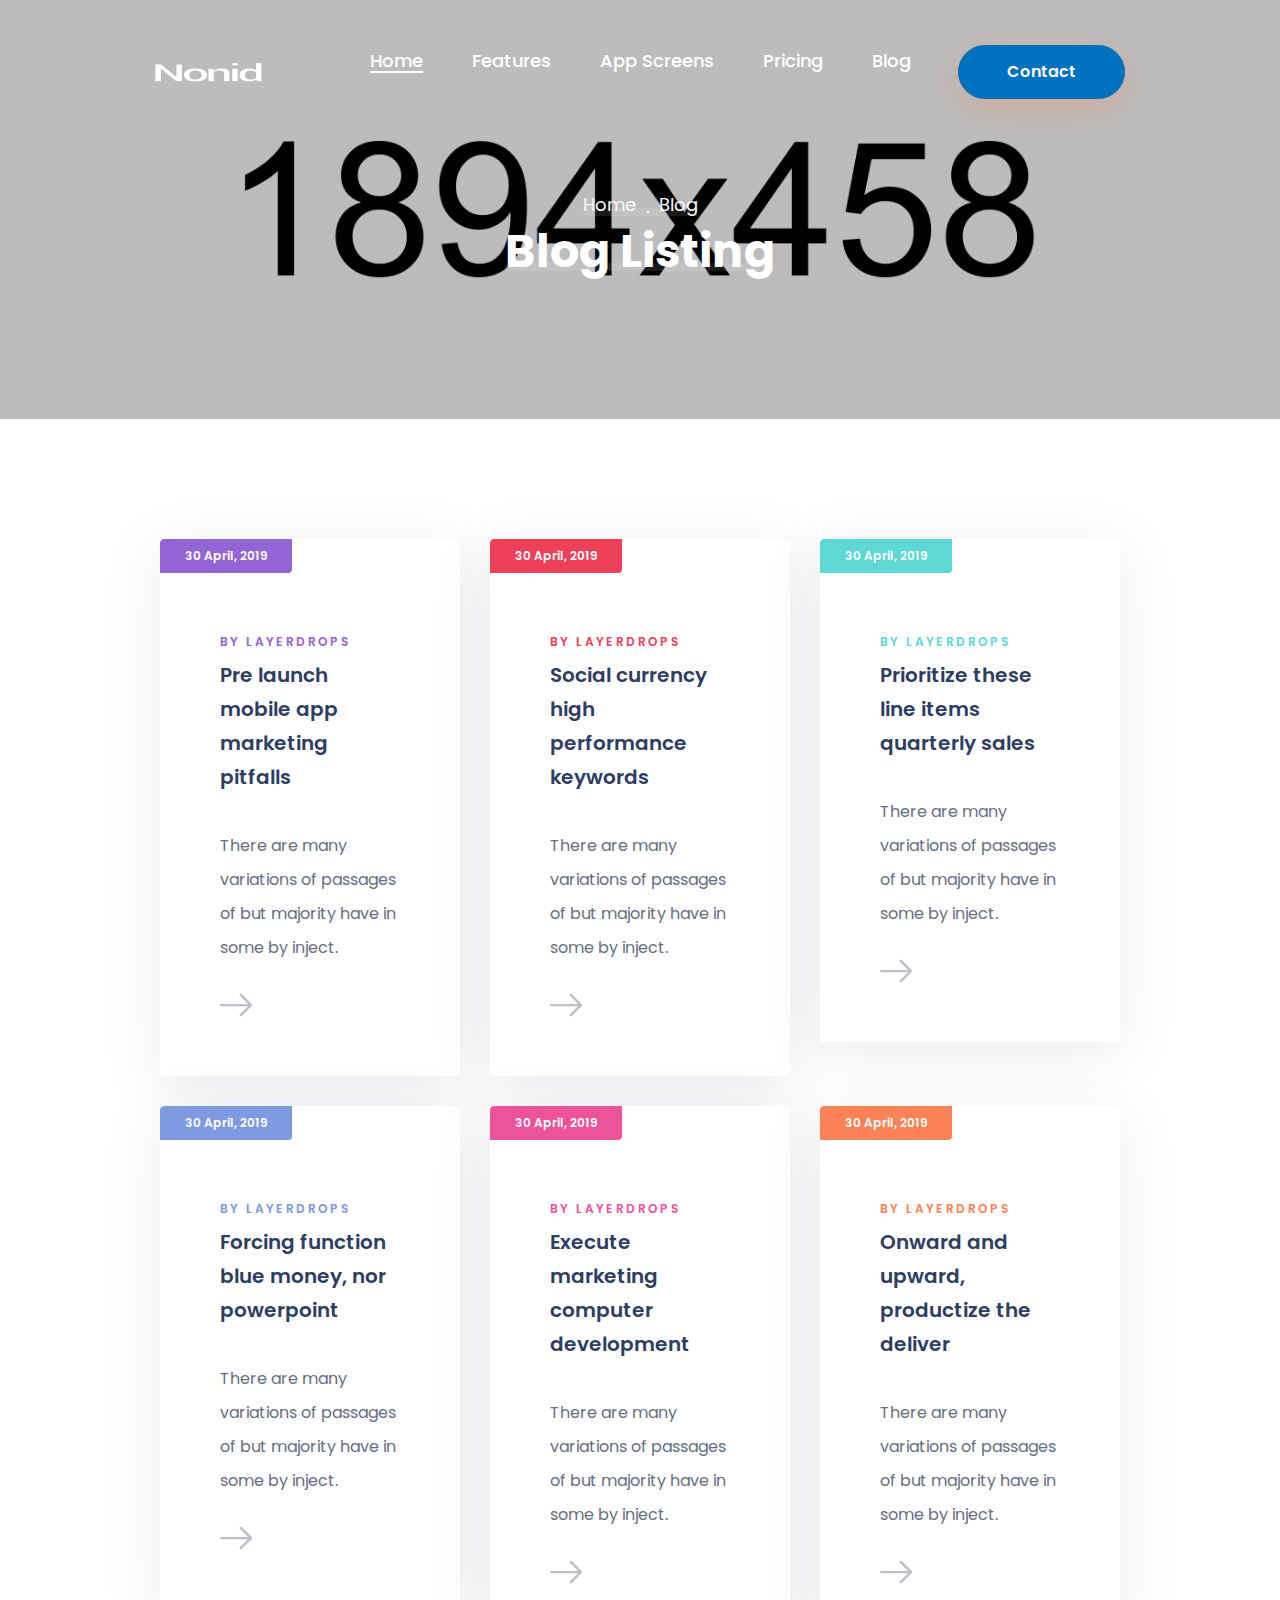
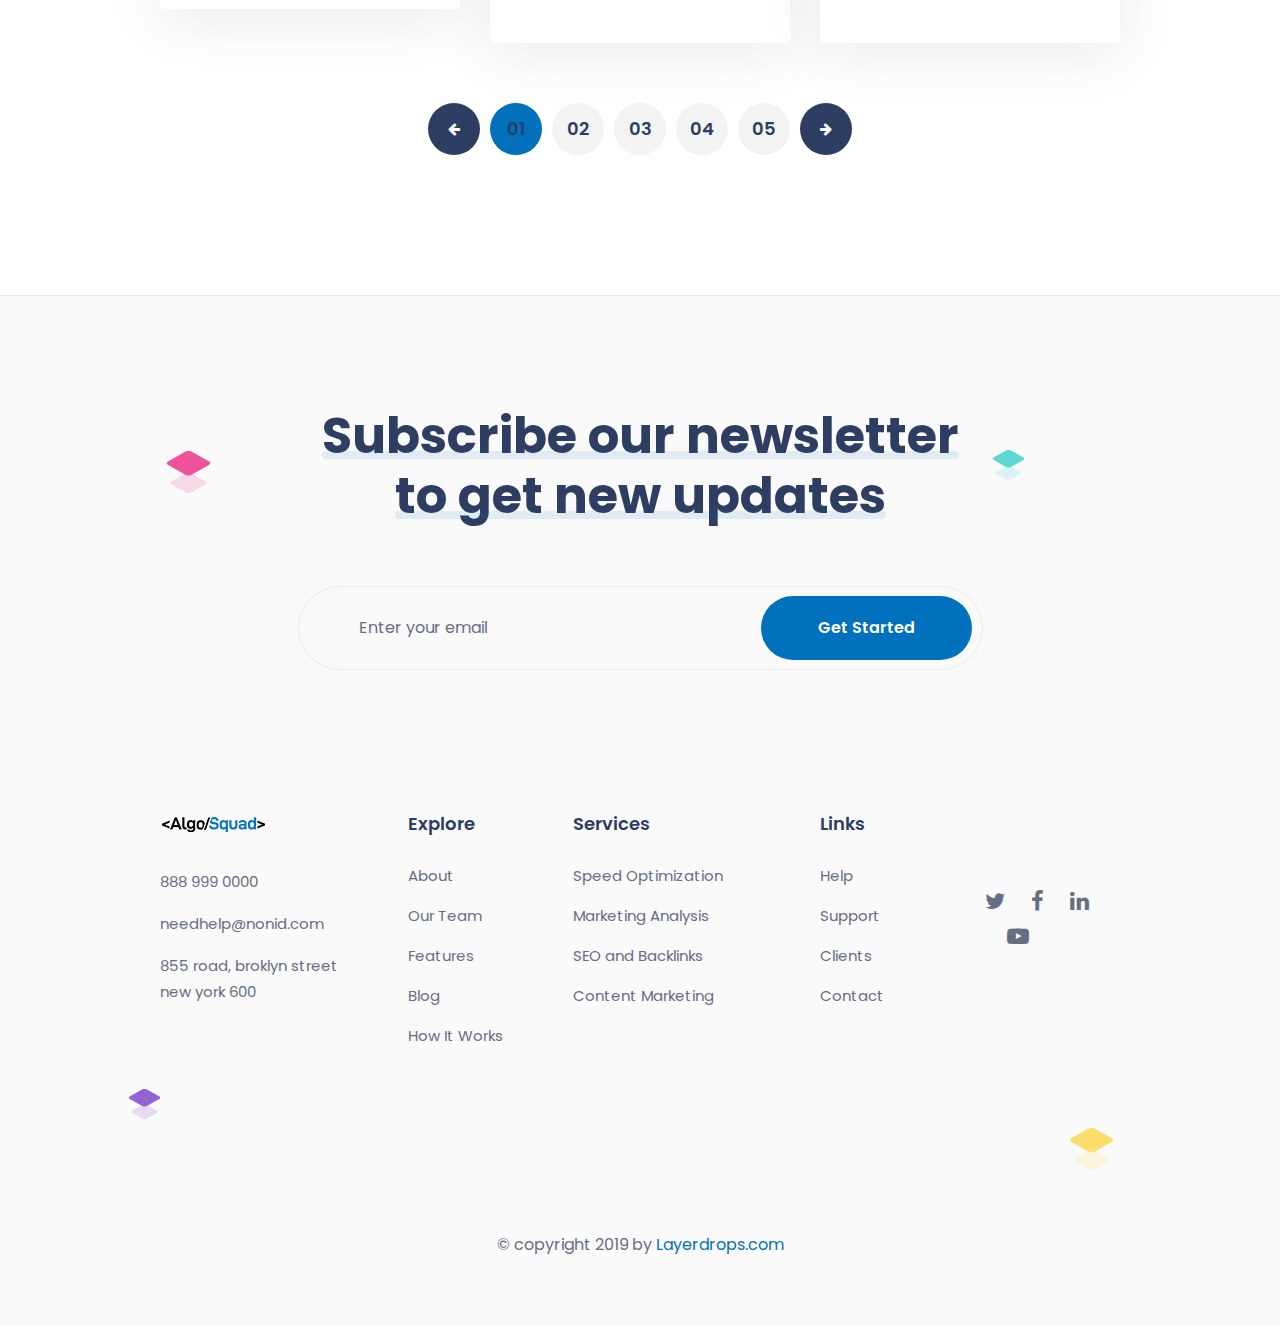
<file: blog.html>
<!DOCTYPE html>
<html lang="en">

<head>
    <meta charset="UTF-8">
    <meta name="viewport" content="width=device-width, initial-scale=1.0">
    <meta http-equiv="X-UA-Compatible" content="ie=edge">
    <title>Blog Page || Nonid || SEO & Software Landing Page HTML Template</title>
    <link rel="apple-touch-icon" sizes="57x57" href="images/favicon//apple-icon-57x57.png">
    <link rel="apple-touch-icon" sizes="60x60" href="images/favicon//apple-icon-60x60.png">
    <link rel="apple-touch-icon" sizes="72x72" href="images/favicon//apple-icon-72x72.png">
    <link rel="apple-touch-icon" sizes="76x76" href="images/favicon//apple-icon-76x76.png">
    <link rel="apple-touch-icon" sizes="114x114" href="images/favicon//apple-icon-114x114.png">
    <link rel="apple-touch-icon" sizes="120x120" href="images/favicon//apple-icon-120x120.png">
    <link rel="apple-touch-icon" sizes="144x144" href="images/favicon//apple-icon-144x144.png">
    <link rel="apple-touch-icon" sizes="152x152" href="images/favicon//apple-icon-152x152.png">
    <link rel="apple-touch-icon" sizes="180x180" href="images/favicon//apple-icon-180x180.png">
    <link rel="icon" type="image/png" sizes="192x192" href="images/favicon//android-icon-192x192.png">
    <link rel="icon" type="image/png" sizes="32x32" href="images/favicon//favicon-32x32.png">
    <link rel="icon" type="image/png" sizes="96x96" href="images/favicon//favicon-96x96.png">
    <link rel="icon" type="image/png" sizes="16x16" href="images/favicon//favicon-16x16.png">
    <link rel="manifest" href="images/favicon/manifest.json">
    <meta name="msapplication-TileColor" content="#ffffff">
    <meta name="msapplication-TileImage" content="/ms-icon-144x144.png">
    <meta name="theme-color" content="#ffffff">
    <link rel="stylesheet" href="css/style.css">
    <link rel="stylesheet" href="css/responsive.css">
</head>

<body>
    <div class="preloader"></div><!-- /.preloader -->
    <div class="page-wrapper">
        
        <header class="site-header header-one header-one__home-two">
            <nav class="navbar navbar-expand-lg navbar-light header-navigation stricky">
                <div class="container clearfix">
                    <!-- Brand and toggle get grouped for better mobile display -->
                    <div class="logo-box clearfix">
                        <a class="navbar-brand" href="index.html">
                            <img src="images/logo-2-1.png" class="main-logo" alt="Awesome Image" />
                        </a>
                        <button class="menu-toggler" data-target=".header-one .main-navigation">
                            <span class="fa fa-bars"></span>
                        </button>
                    </div><!-- /.logo-box -->
                    <!-- Collect the nav links, forms, and other content for toggling -->
                    <div class="main-navigation">
                        <ul class=" navigation-box one-page-scroll-menu ">
                            <li class="current scrollToLink">
                                <a href="#home">Home</a>
                                <ul class="sub-menu">
                                    <li><a href="index.html">Home One</a></li>
                                    <li><a href="index-2.html">Home Two</a></li>
                                </ul><!-- /.sub-menu -->
                            </li>
                            <li class="scrollToLink">
                                <a href="#services">Features</a>
                            </li>
                            <li class="scrollToLink">
                                <a href="#screens">App Screens</a>
                                
                            </li>
                            <li class="scrollToLink">
                                <a href="#pricing">Pricing</a>
                                
                            </li>
                            <li class="scrollToLink">
                                <a href="#blog">Blog</a>
                                <ul class="sub-menu">
                                    <li><a href="blog.html">Blog Style 01</a></li>
                                    <li><a href="blog-details.html">Blog Details</a></li>
                                </ul><!-- /.sub-menu -->
                            </li>
                        </ul>
                    </div><!-- /.navbar-collapse -->
                    <div class="right-side-box">
                        <a href="#" class="header-one__btn">Contact</a>
                    </div><!-- /.right-side-box -->
                </div>
                <!-- /.container -->
            </nav>
        </header><!-- /.header-one -->
        <section class="inner-banner">
            <div class="container text-center">
                <ul class="thm-breadcrumb">
                    <li class="thm-breadcrumb__item"><a href="#">Home</a></li>
                    <li class="thm-breadcrumb__item"><span>Blog</span></li>
                </ul><!-- /.thm-breadcrumb -->
                <h2 class="inner-banner__title"><span>Blog Listing</span></h2><!-- /.inner-banner__title -->
            </div><!-- /.container -->
        </section><!-- /.inner-banner -->
        <section class="blog-one blog-one__blog-page">
            <div class="container">
                <div class="row">
                    <div class="col-lg-4">
                        <div class="blog-one__single">
                            <div class="blog-one__single-inner-block">
                                <div class="blog-one__date">30 April, 2019</div><!-- /.blog-one__date -->
                                <a href="blog-details.html" class="blog-one__author">By layerdrops</a>
                                <h3 class="blog-one__title"><a href="blog-details.html">Pre launch mobile app marketing pitfalls</a></h3>
                                <p class="blog-one__text">There are many variations of passages of but majority have in some by inject.</p>
                                <a href="blog-details.html" class="blog-one__link"><i class="nonid-icon-left-arrow"></i></a>
                            </div><!-- /.blog-one__single-inner-block -->
                        </div><!-- /.blog-one__single -->
                    </div><!-- /.col-lg-4 -->
                    <div class="col-lg-4">
                        <div class="blog-one__single">
                            <div class="blog-one__single-inner-block">
                                <div class="blog-one__date">30 April, 2019</div><!-- /.blog-one__date -->
                                <a href="blog-details.html" class="blog-one__author">By layerdrops</a>
                                <h3 class="blog-one__title"><a href="blog-details.html">Social currency high performance keywords</a></h3>
                                <p class="blog-one__text">There are many variations of passages of but majority have in some by inject.</p>
                                <a href="blog-details.html" class="blog-one__link"><i class="nonid-icon-left-arrow"></i></a>
                            </div><!-- /.blog-one__single-inner-block -->
                        </div><!-- /.blog-one__single -->
                    </div><!-- /.col-lg-4 -->
                    <div class="col-lg-4">
                        <div class="blog-one__single">
                            <div class="blog-one__single-inner-block">
                                <div class="blog-one__date">30 April, 2019</div><!-- /.blog-one__date -->
                                <a href="blog-details.html" class="blog-one__author">By layerdrops</a>
                                <h3 class="blog-one__title"><a href="blog-details.html">Prioritize these line items quarterly sales</a></h3>
                                <p class="blog-one__text">There are many variations of passages of but majority have in some by inject.</p>
                                <a href="blog-details.html" class="blog-one__link"><i class="nonid-icon-left-arrow"></i></a>
                            </div><!-- /.blog-one__single-inner-block -->
                        </div><!-- /.blog-one__single -->
                    </div><!-- /.col-lg-4 -->
                    <div class="col-lg-4">
                        <div class="blog-one__single">
                            <div class="blog-one__single-inner-block">
                                <div class="blog-one__date">30 April, 2019</div><!-- /.blog-one__date -->
                                <a href="blog-details.html" class="blog-one__author">By layerdrops</a>
                                <h3 class="blog-one__title"><a href="blog-details.html">Forcing function blue money, nor powerpoint</a></h3>
                                <p class="blog-one__text">There are many variations of passages of but majority have in some by inject.</p>
                                <a href="blog-details.html" class="blog-one__link"><i class="nonid-icon-left-arrow"></i></a>
                            </div><!-- /.blog-one__single-inner-block -->
                        </div><!-- /.blog-one__single -->
                    </div><!-- /.col-lg-4 -->
                    <div class="col-lg-4">
                        <div class="blog-one__single">
                            <div class="blog-one__single-inner-block">
                                <div class="blog-one__date">30 April, 2019</div><!-- /.blog-one__date -->
                                <a href="blog-details.html" class="blog-one__author">By layerdrops</a>
                                <h3 class="blog-one__title"><a href="blog-details.html">Execute marketing computer development</a></h3>
                                <p class="blog-one__text">There are many variations of passages of but majority have in some by inject.</p>
                                <a href="blog-details.html" class="blog-one__link"><i class="nonid-icon-left-arrow"></i></a>
                            </div><!-- /.blog-one__single-inner-block -->
                        </div><!-- /.blog-one__single -->
                    </div><!-- /.col-lg-4 -->
                    <div class="col-lg-4">
                        <div class="blog-one__single">
                            <div class="blog-one__single-inner-block">
                                <div class="blog-one__date">30 April, 2019</div><!-- /.blog-one__date -->
                                <a href="blog-details.html" class="blog-one__author">By layerdrops</a>
                                <h3 class="blog-one__title"><a href="blog-details.html">Onward and upward, productize the deliver</a></h3>
                                <p class="blog-one__text">There are many variations of passages of but majority have in some by inject.</p>
                                <a href="blog-details.html" class="blog-one__link"><i class="nonid-icon-left-arrow"></i></a>
                            </div><!-- /.blog-one__single-inner-block -->
                        </div><!-- /.blog-one__single -->
                    </div><!-- /.col-lg-4 -->
                </div><!-- /.row -->
                <div class="blog-post-pagination text-center">
                    <a class="prev" href="#"><i class="fa fa-arrow-left"></i></a><!--
                    --><a class="active" href="#">01</a><!--
                    --><a href="#">02</a><!--
                    --><a href="#">03</a><!--
                    --><a href="#">04</a><!--
                    --><a href="#">05</a><!--
                    --><a class="next" href="#"><i class="fa fa-arrow-right"></i></a>
                </div><!-- /.blog-post-pagination -->
            </div><!-- /.container -->
        </section><!-- /.blog-one -->
        <footer class="site-footer">
            <img src="images/banner-icon-1-1.png" alt="Awesome Image" class="bubble-1" />
            <img src="images/banner-icon-1-3.png" alt="Awesome Image" class="bubble-2" />
            <img src="images/banner-icon-1-2.png" alt="Awesome Image" class="bubble-3" />
            <img src="images/banner-icon-1-4.png" alt="Awesome Image" class="bubble-4" />
            <div class="site-footer__subscribe">
                <div class="container">
                    <div class="block-title text-center">
                        <div class="block-title__text"><span>Subscribe our newsletter</span> <br> <span>to get new updates</span></div><!-- /.block-title__text -->
                    </div><!-- /.block-title -->
                    <form action="#" class="site-footer__subscribe-form">
                        <input type="text" name="email" placeholder="Enter your email">
                        <button type="submit">Get Started</button>
                    </form><!-- /.subscribe-form -->
                </div><!-- /.container -->
            </div><!-- /.site-footer__subscribe -->
            <div class="site-footer__main-footer">
                <div class="container">
                    <div class="row">
                        <div class="col-lg-3">
                            <div class="footer-widget footer-widget--about-widget">
                                <a href="index.html" class="footer-widget__footer-logo"><img src="images/logo-1-1.png" alt="Awesome Image" /></a>
                                <p>888 999 0000</p>
                                <p>needhelp@nonid.com</p>
                                <p>855 road, broklyn street <br>
                                    new york 600</p>
                            </div><!-- /.footer-widget -->
                        </div><!-- /.col-lg-3 -->
                        <div class="col-lg-2">
                            <div class="footer-widget">
                                <h3 class="footer-widget__title">
                                    Explore
                                </h3><!-- /.footer-widget__title -->
                                <ul class="footer-widget__link-list">
                                    <li><a href="#">About</a></li>
                                    <li><a href="#">Our Team</a></li>
                                    <li><a href="#">Features</a></li>
                                    <li><a href="#">Blog</a></li>
                                    <li><a href="#">How It Works</a></li>
                                </ul><!-- /.footer-widget__link-list -->
                            </div><!-- /.footer-widget -->
                        </div><!-- /.col-lg-2 -->
                        <div class="col-lg-3">
                            <div class="footer-widget">
                                <h3 class="footer-widget__title">
                                    Services
                                </h3><!-- /.footer-widget__title -->
                                <ul class="footer-widget__link-list">
                                    <li><a href="#">Speed Optimization</a></li>
                                    <li><a href="#">Marketing Analysis</a></li>
                                    <li><a href="#">SEO and Backlinks</a></li>
                                    <li><a href="#">Content Marketing</a></li>
                                </ul><!-- /.footer-widget__link-list -->
                            </div><!-- /.footer-widget -->
                        </div><!-- /.col-lg-3 -->
                        <div class="col-lg-2">
                            <div class="footer-widget">
                                <h3 class="footer-widget__title">
                                    Links
                                </h3><!-- /.footer-widget__title -->
                                <ul class="footer-widget__link-list">
                                    <li><a href="#">Help</a></li>
                                    <li><a href="#">Support</a></li>
                                    <li><a href="#">Clients</a></li>
                                    <li><a href="#">Contact</a></li>
                                </ul><!-- /.footer-widget__link-list -->
                            </div><!-- /.footer-widget -->
                        </div><!-- /.col-lg-2 -->
                        <div class="col-lg-2 d-flex">
                            <div class="footer-widget my-auto">
                                <div class="social-block">
                                    <a href="#"><i class="fa fa-twitter"></i></a>
                                    <a href="#"><i class="fa fa-facebook-f"></i></a>
                                    <a href="#"><i class="fa fa-linkedin"></i></a>
                                    <a href="#"><i class="fa fa-youtube-play"></i></a>
                                </div><!-- /.social-block -->
                            </div><!-- /.footer-widget -->
                        </div><!-- /.col-lg-2 -->
                    </div><!-- /.row -->
                </div><!-- /.container -->
            </div><!-- /.site-footer__main-footer -->
            <div class="site-footer__bottom-footer text-center">
                <div class="container">
                    <p>&copy; copyright 2019 by <a href="#">Layerdrops.com</a></p>
                </div><!-- /.container -->
            </div><!-- /.site-footer__bottom-footer -->
        </footer><!-- /.site-footer -->
    </div><!-- /.page-wrapper -->
    <a href="#" data-target="html" class="scroll-to-target scroll-to-top"><i class="fa fa-angle-up"></i></a>
    <!-- /.scroll-to-top -->
    <script src="js/jquery.js"></script>
    <script src="js/bootstrap.bundle.min.js"></script>
    <script src="js/owl.carousel.min.js"></script>
    <script src="js/waypoints.min.js"></script>
    <script src="js/jquery.counterup.min.js"></script>
    <script src="js/jquery.bxslider.min.js"></script>
    <script src="js/theme.js"></script>
</body>

</html>
</file>
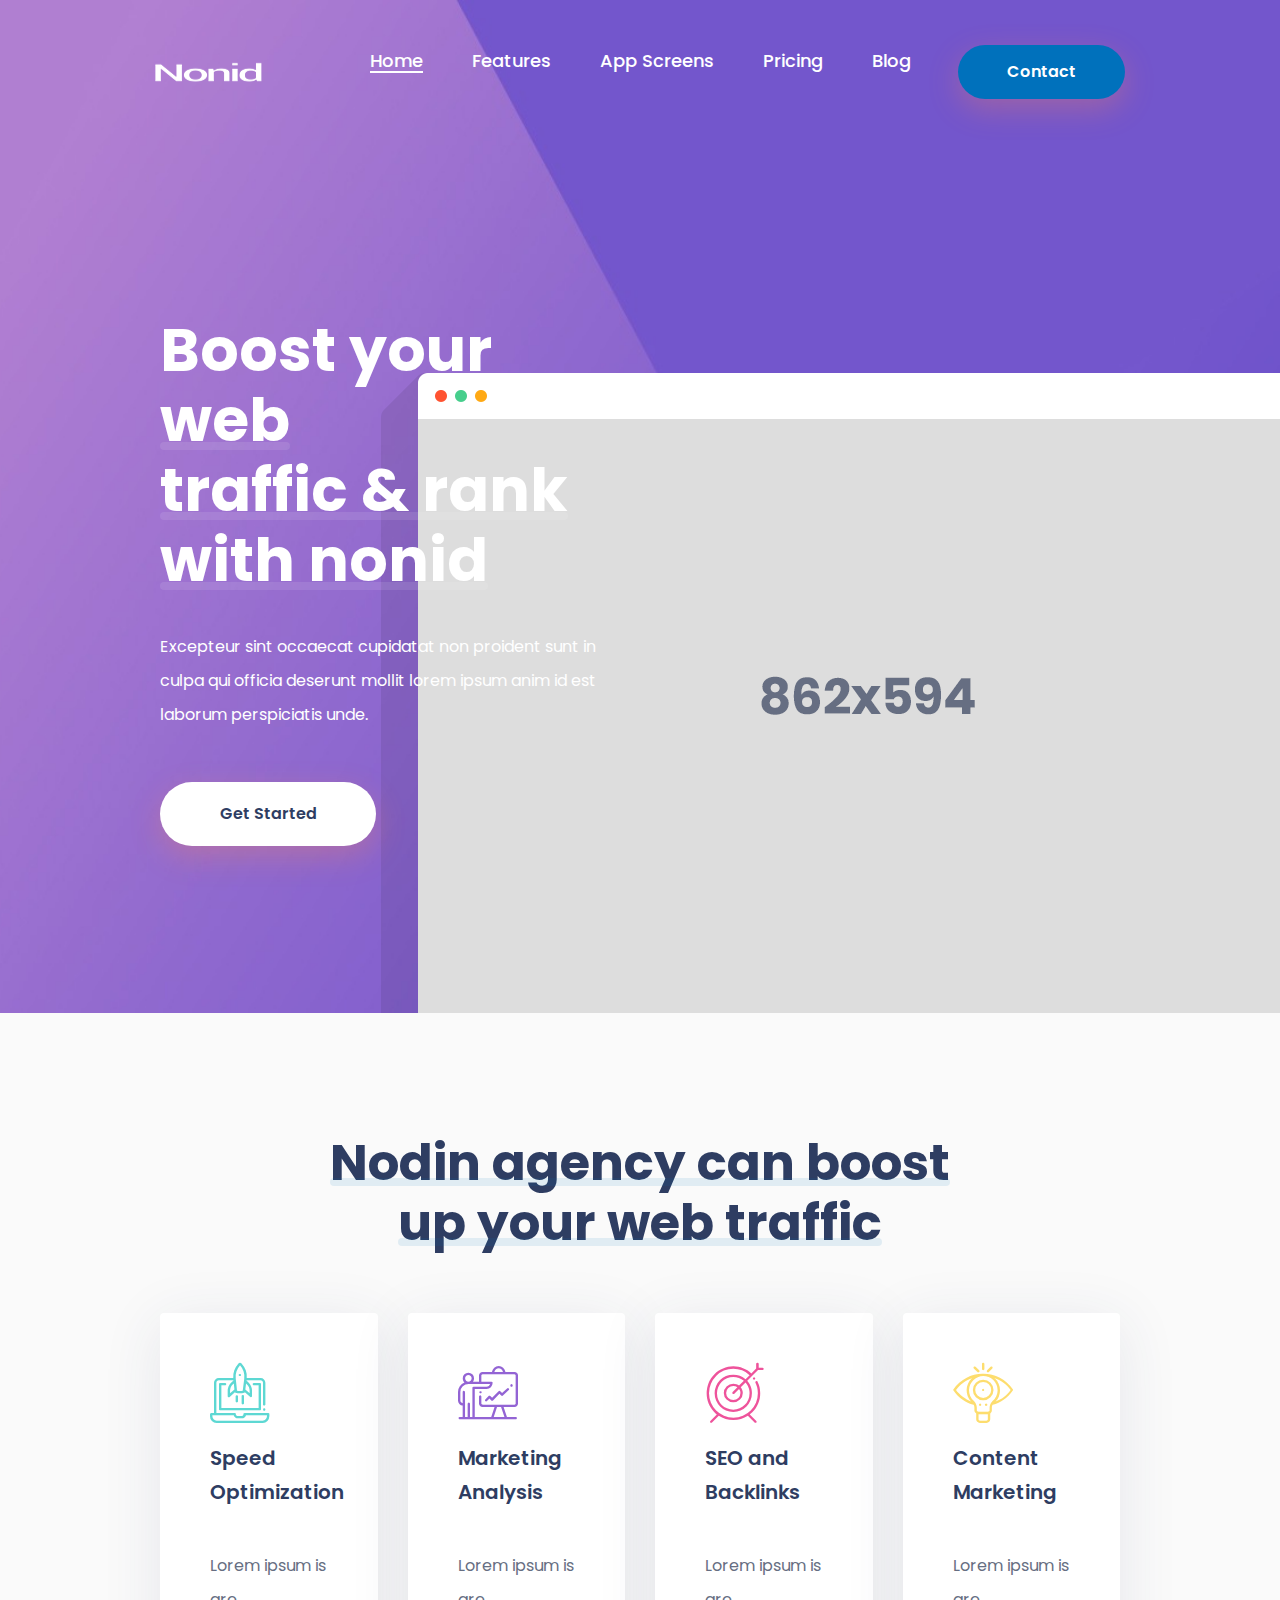
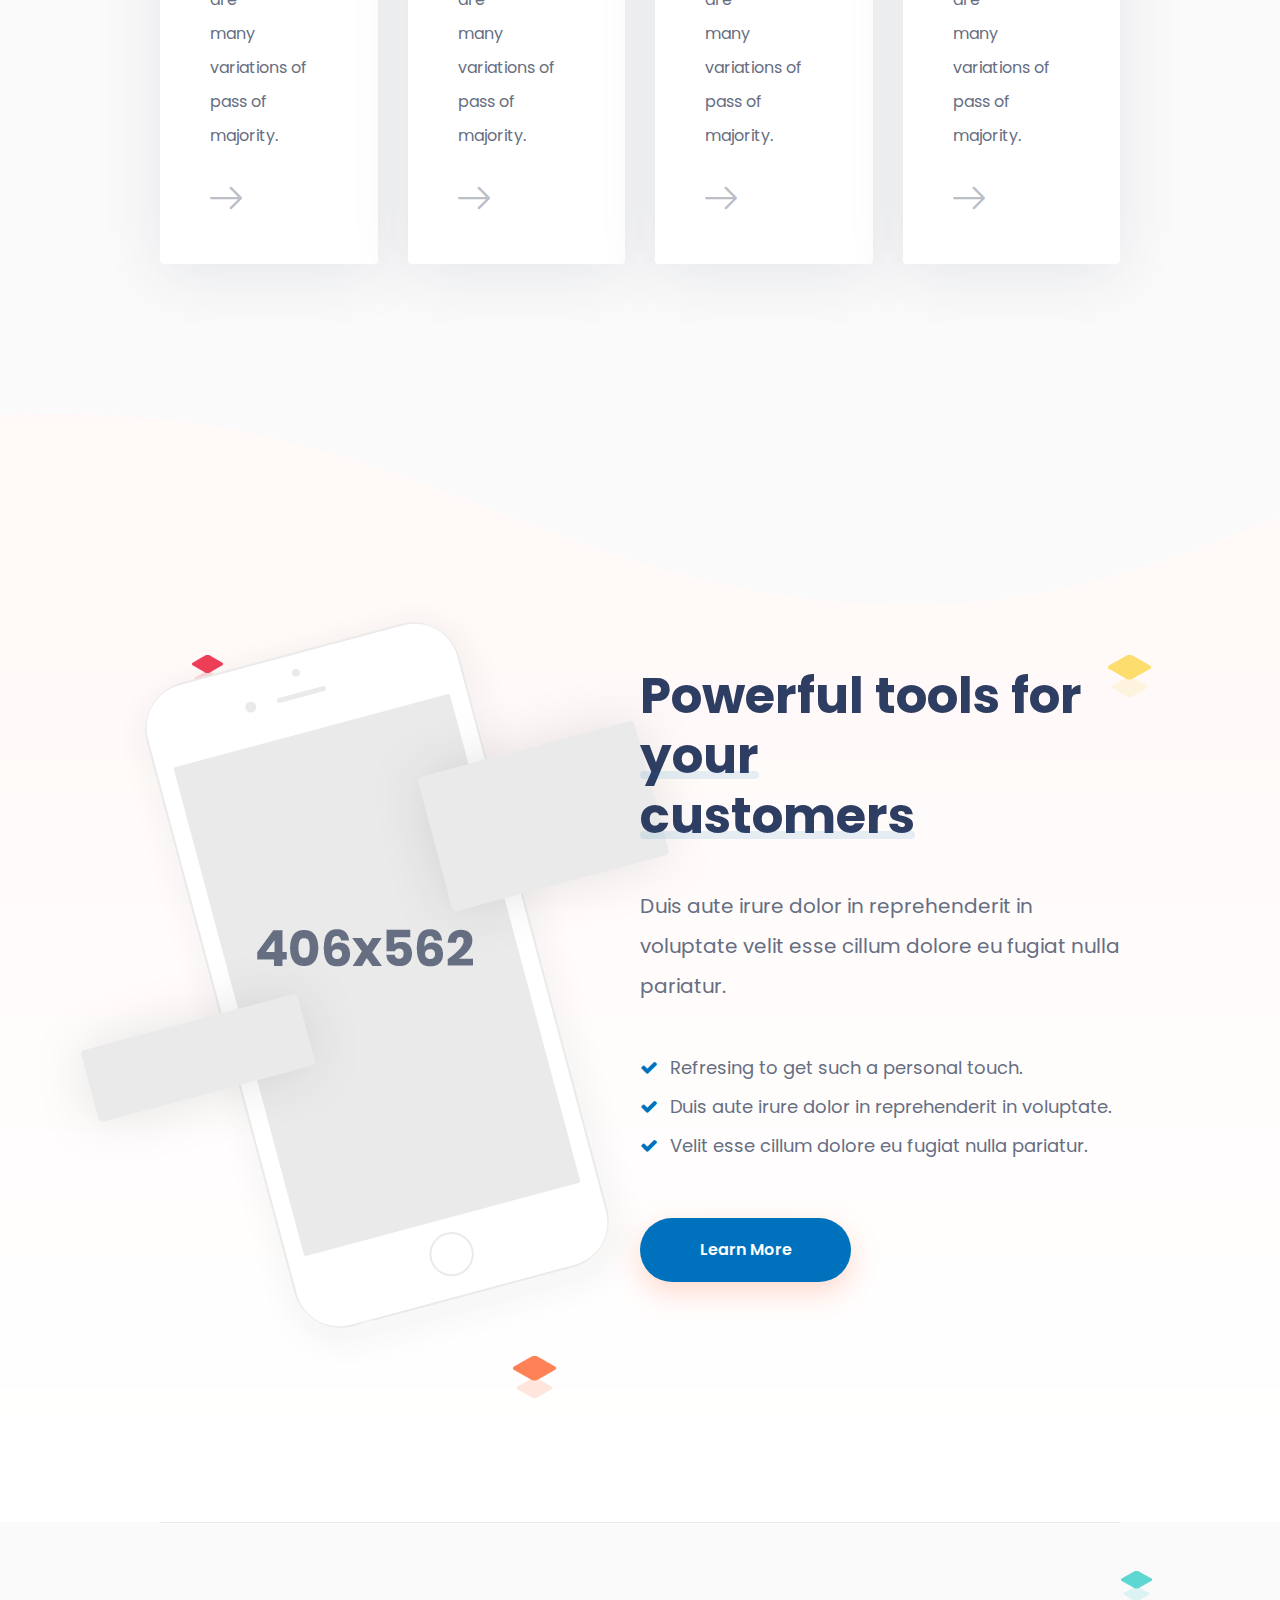
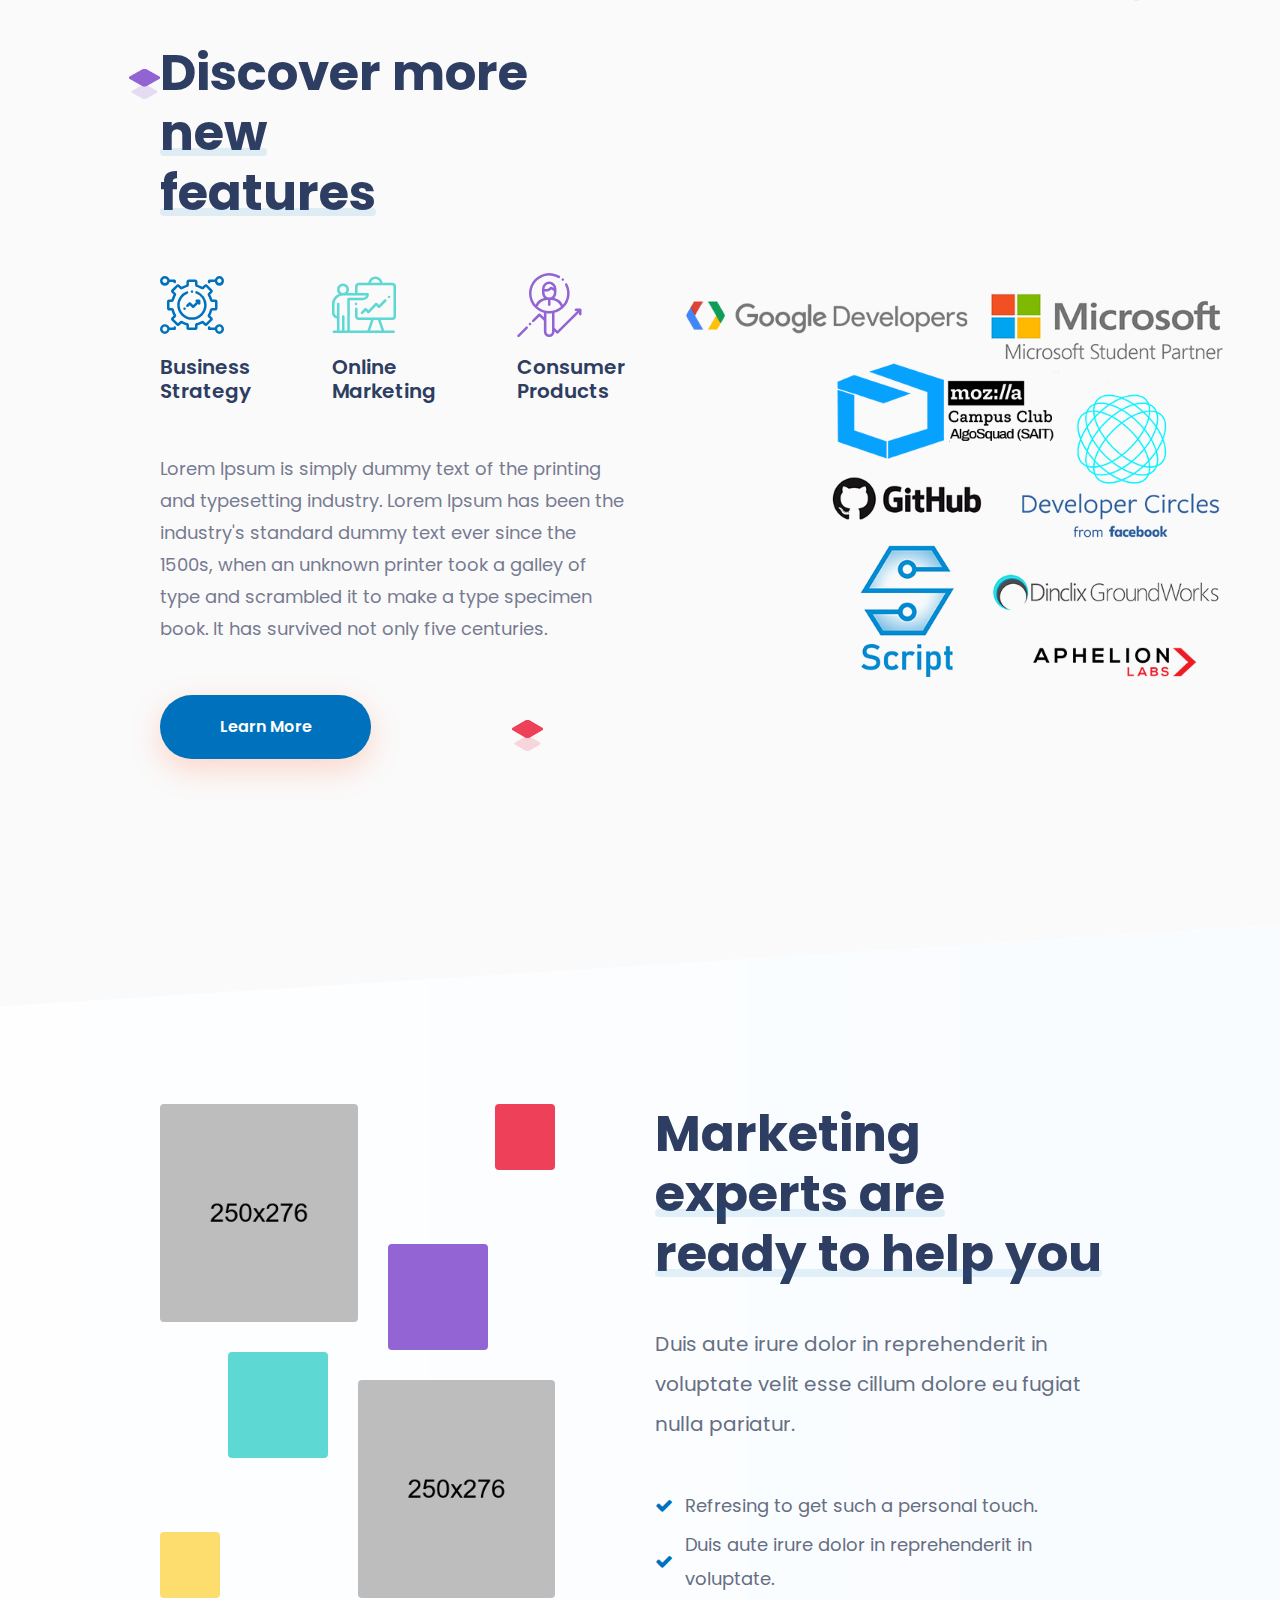
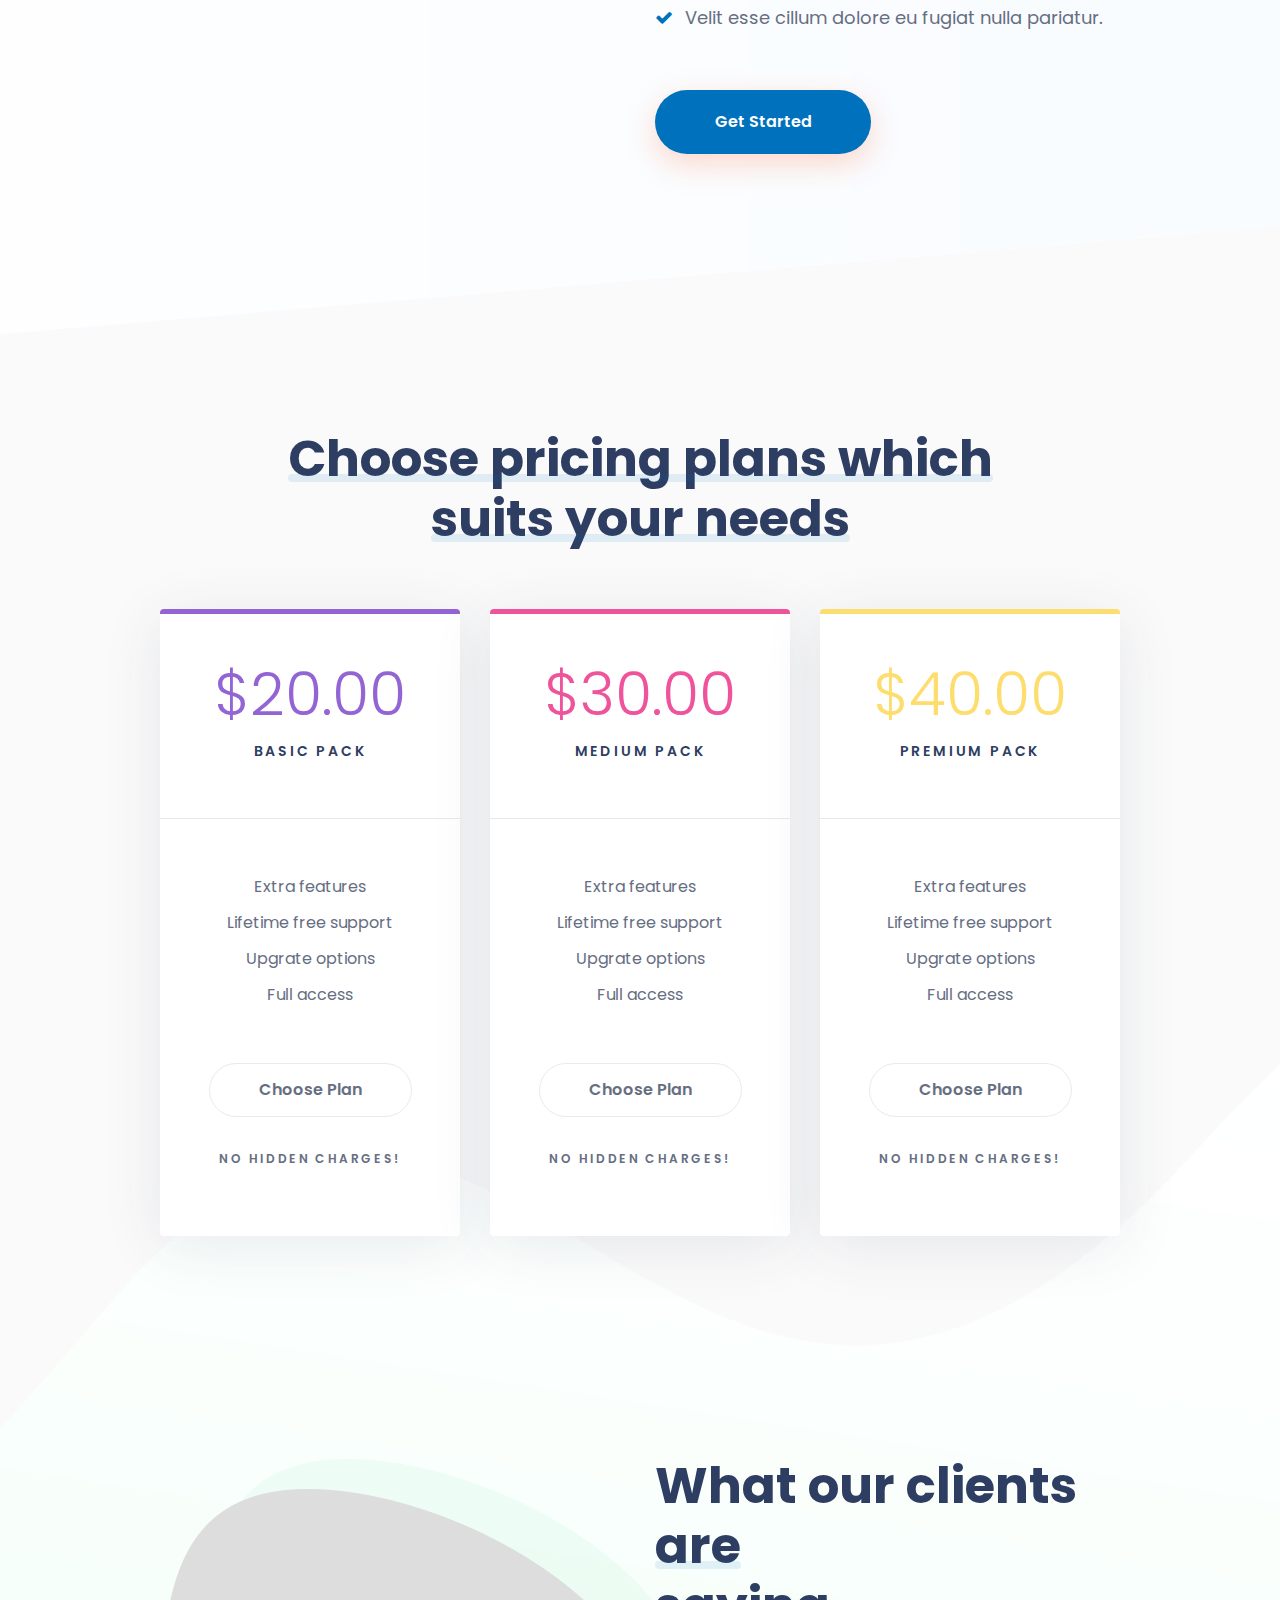
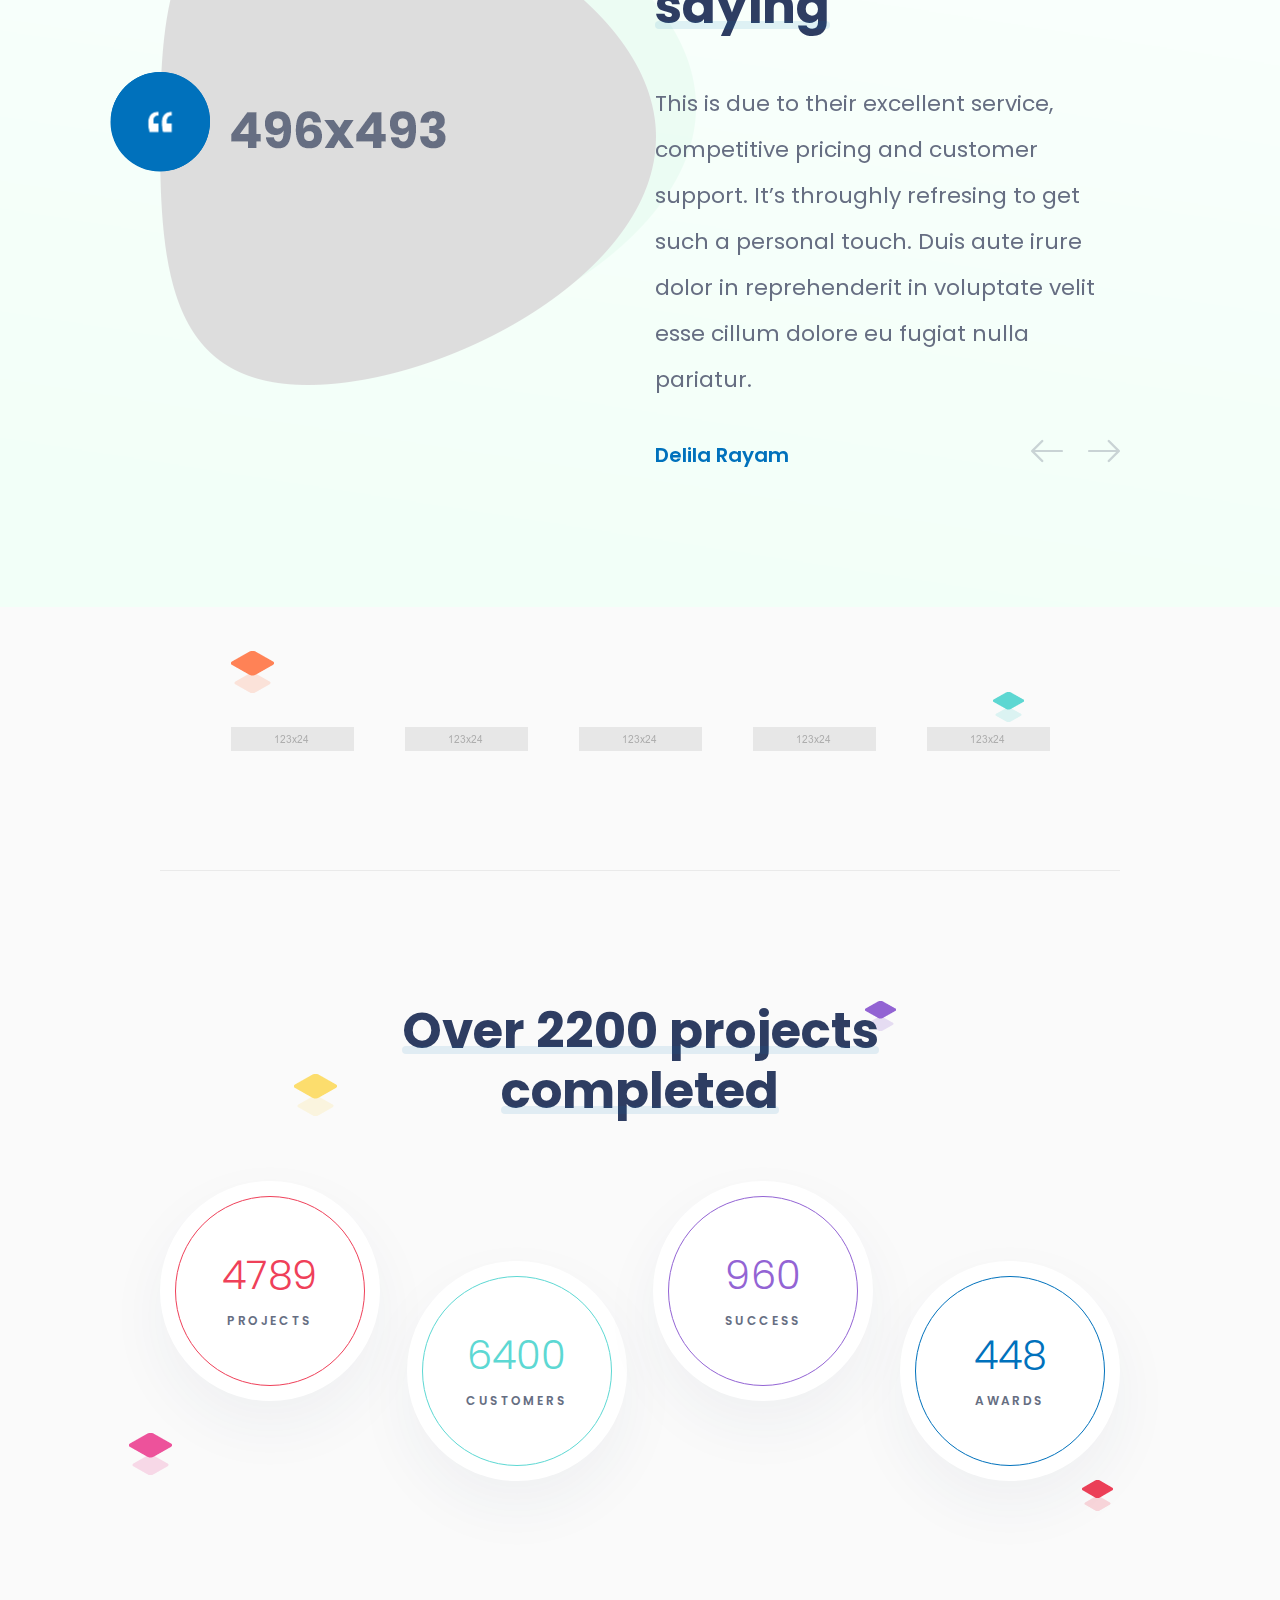
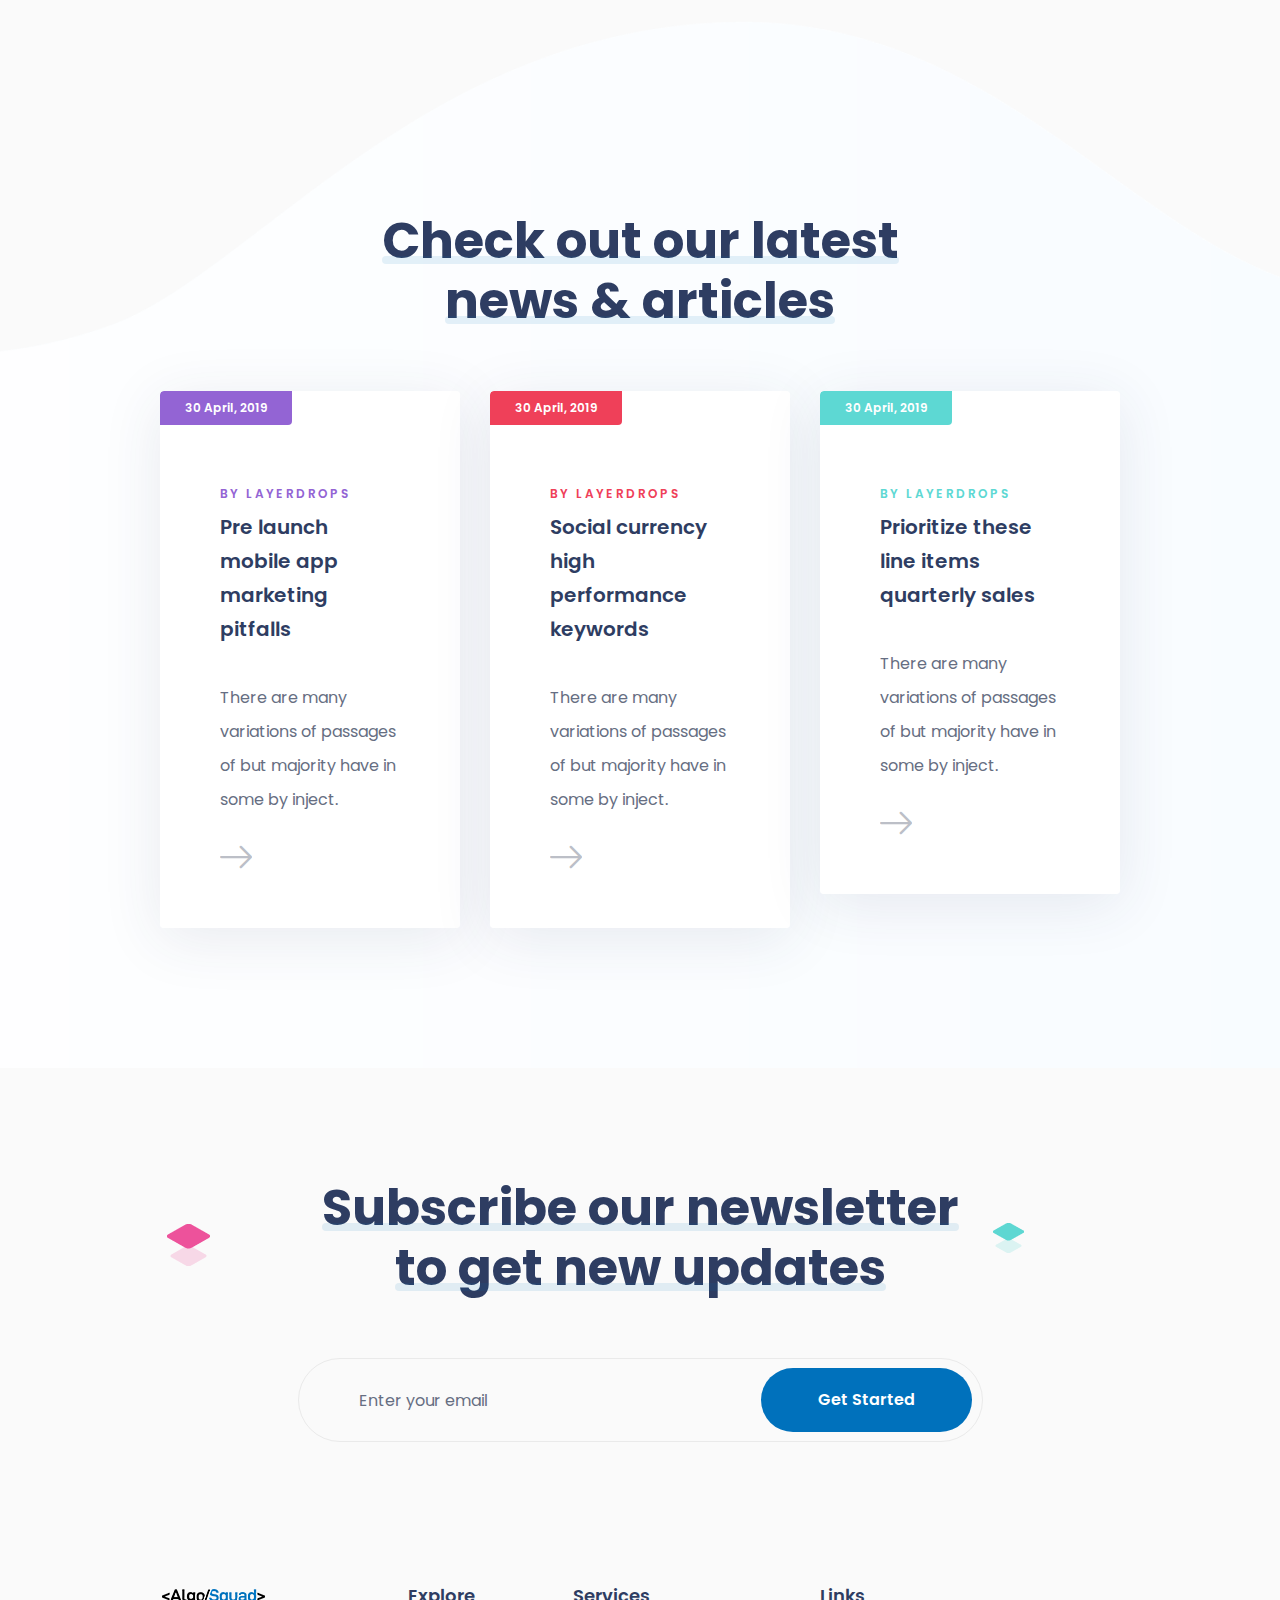
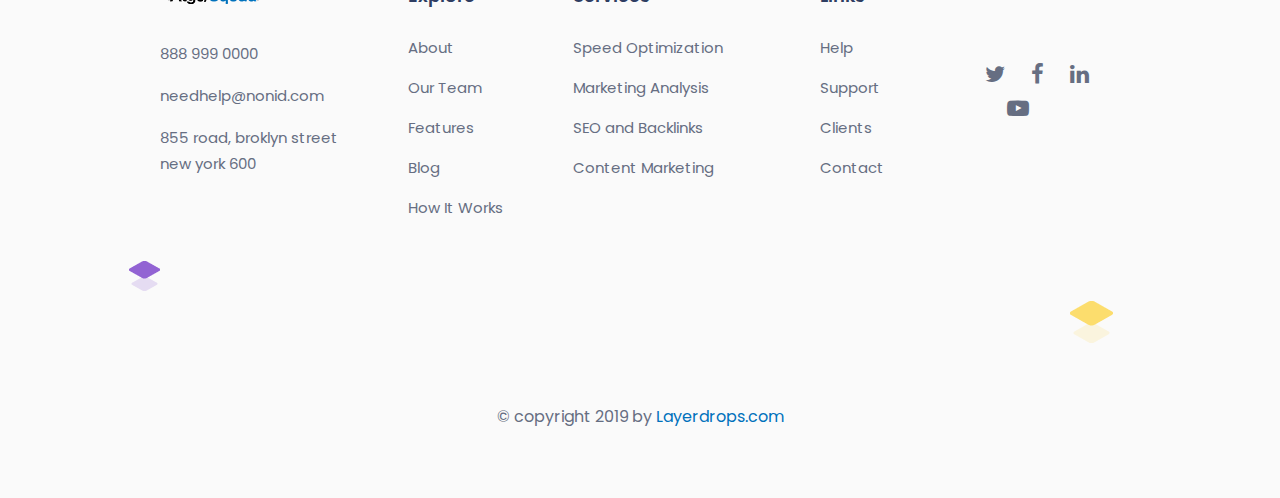
<file: index-2.html>
<!DOCTYPE html>
<html lang="en">

<head>
    <meta charset="UTF-8">
    <meta name="viewport" content="width=device-width, initial-scale=1.0">
    <meta http-equiv="X-UA-Compatible" content="ie=edge">
    <title>Home Two || Nonid || SEO & Software Landing Page HTML Template</title>
    <link rel="apple-touch-icon" sizes="57x57" href="images/favicon//apple-icon-57x57.png">
    <link rel="apple-touch-icon" sizes="60x60" href="images/favicon//apple-icon-60x60.png">
    <link rel="apple-touch-icon" sizes="72x72" href="images/favicon//apple-icon-72x72.png">
    <link rel="apple-touch-icon" sizes="76x76" href="images/favicon//apple-icon-76x76.png">
    <link rel="apple-touch-icon" sizes="114x114" href="images/favicon//apple-icon-114x114.png">
    <link rel="apple-touch-icon" sizes="120x120" href="images/favicon//apple-icon-120x120.png">
    <link rel="apple-touch-icon" sizes="144x144" href="images/favicon//apple-icon-144x144.png">
    <link rel="apple-touch-icon" sizes="152x152" href="images/favicon//apple-icon-152x152.png">
    <link rel="apple-touch-icon" sizes="180x180" href="images/favicon//apple-icon-180x180.png">
    <link rel="icon" type="image/png" sizes="192x192" href="images/favicon//android-icon-192x192.png">
    <link rel="icon" type="image/png" sizes="32x32" href="images/favicon//favicon-32x32.png">
    <link rel="icon" type="image/png" sizes="96x96" href="images/favicon//favicon-96x96.png">
    <link rel="icon" type="image/png" sizes="16x16" href="images/favicon//favicon-16x16.png">
    <link rel="manifest" href="images/favicon/manifest.json">
    <meta name="msapplication-TileColor" content="#ffffff">
    <meta name="msapplication-TileImage" content="/ms-icon-144x144.png">
    <meta name="theme-color" content="#ffffff">
    <link rel="stylesheet" href="css/style.css">
    <link rel="stylesheet" href="css/responsive.css">
</head>

<body>
    <div class="preloader"></div><!-- /.preloader -->
    <div class="page-wrapper">

    	<header class="site-header header-one header-one__home-two">
            <nav class="navbar navbar-expand-lg navbar-light header-navigation stricky">
                <div class="container clearfix">
                    <!-- Brand and toggle get grouped for better mobile display -->
                    <div class="logo-box clearfix">
                        <a class="navbar-brand" href="index.html">
                            <img src="images/logo-2-1.png" class="main-logo" alt="Awesome Image" />
                        </a>
                        <button class="menu-toggler" data-target=".header-one .main-navigation">
                            <span class="fa fa-bars"></span>
                        </button>
                    </div><!-- /.logo-box -->
                    <!-- Collect the nav links, forms, and other content for toggling -->
                    <div class="main-navigation">
                        <ul class=" navigation-box one-page-scroll-menu ">
                            <li class="current scrollToLink">
                                <a href="#home">Home</a>
                                <ul class="sub-menu">
                                    <li><a href="index.html">Home One</a></li>
                                    <li><a href="index-2.html">Home Two</a></li>
                                </ul><!-- /.sub-menu -->
                            </li>
                            <li class="scrollToLink">
                                <a href="#services">Features</a>
                            </li>
                            <li class="scrollToLink">
                                <a href="#screens">App Screens</a>
                                
                            </li>
                            <li class="scrollToLink">
                                <a href="#pricing">Pricing</a>
                                
                            </li>
                            <li class="scrollToLink">
                                <a href="#blog">Blog</a>
                                <ul class="sub-menu">
                                    <li><a href="blog.html">Blog Style 01</a></li>
                                    <li><a href="blog-details.html">Blog Details</a></li>
                                </ul><!-- /.sub-menu -->
                            </li>
                        </ul>
                    </div><!-- /.navbar-collapse -->
                    <div class="right-side-box">
                        <a href="#" class="header-one__btn">Contact</a>
                    </div><!-- /.right-side-box -->
                </div>
                <!-- /.container -->
            </nav>
        </header><!-- /.header-one -->


        <section class="banner-one banner-one__home-two" id="home">



        	<img src="images/banner-moc-2.png" class="banner-one__moc" alt="Awesome Image"/>
            <div class="container">
                <div class="row">
                    <div class="col-lg-6">
                        <div class="banner-one__content">
                            <div class="block-title">
                                <div class="block-title__text"><span>Boost your web</span> <br> <span>traffic & rank</span> <br> <span>with nonid</span></div><!-- /.block-title__text -->
                            </div><!-- /.block-title -->
                            <p class="banner-one__text">Excepteur sint occaecat cupidatat non proident sunt in <br> culpa qui officia deserunt mollit lorem ipsum anim id est <br> laborum perspiciatis unde.</p><!-- /.banner-one__text -->
                            <a href="#" class="banner-one__btn">Get Started</a>
                        </div><!-- /.banner-one__content -->
                    </div><!-- /.col-lg-5 -->
                </div><!-- /.row -->
            </div><!-- /.container -->
        </section><!-- /.banner-one -->
        <section class="service-one" id="services">
            <div class="container">
                <div class="block-title text-center">
                    <div class="block-title__text"><span>Nodin agency can boost</span> <br> <span>up your web traffic</span></div><!-- /.block-title__text -->
                </div><!-- /.block-title -->
                <div class="row">
                    <div class="col-xl-3 col-lg-6 col-md-6 col-sm-12">
                        <div class="service-one__single">
                            <i class="service-one__icon nonid-icon-laptop"></i>
                            <h3 class="service-one__title"><a href="#">Speed <br> Optimization</a></h3><!-- /.service-one__title -->
                            <p class="service-one__text">Lorem ipsum is are <br> many variations of <br> pass of majority.</p><!-- /.service-one__text -->
                            <a href="#" class="service-one__link"><i class="nonid-icon-left-arrow"></i></a>
                        </div><!-- /.service-one__single -->
                    </div><!-- /.col-lg-3 -->
                    <div class="col-xl-3 col-lg-6 col-md-6 col-sm-12">
                        <div class="service-one__single">
                            <i class="service-one__icon nonid-icon-presentation"></i>
                            <h3 class="service-one__title"><a href="#">Marketing <br> Analysis</a></h3><!-- /.service-one__title -->
                            <p class="service-one__text">Lorem ipsum is are <br> many variations of <br> pass of majority.</p><!-- /.service-one__text -->
                            <a href="#" class="service-one__link"><i class="nonid-icon-left-arrow"></i></a>
                        </div><!-- /.service-one__single -->
                    </div><!-- /.col-lg-3 -->
                    <div class="col-xl-3 col-lg-6 col-md-6 col-sm-12">
                        <div class="service-one__single">
                            <i class="service-one__icon nonid-icon-target"></i>
                            <h3 class="service-one__title"><a href="#">SEO and <br> Backlinks</a></h3><!-- /.service-one__title -->
                            <p class="service-one__text">Lorem ipsum is are <br> many variations of <br> pass of majority.</p><!-- /.service-one__text -->
                            <a href="#" class="service-one__link"><i class="nonid-icon-left-arrow"></i></a>
                        </div><!-- /.service-one__single -->
                    </div><!-- /.col-lg-3 -->
                    <div class="col-xl-3 col-lg-6 col-md-6 col-sm-12">
                        <div class="service-one__single">
                            <i class="service-one__icon nonid-icon-visualization"></i>
                            <h3 class="service-one__title"><a href="#">Content <br> Marketing</a></h3><!-- /.service-one__title -->
                            <p class="service-one__text">Lorem ipsum is are <br> many variations of <br> pass of majority.</p><!-- /.service-one__text -->
                            <a href="#" class="service-one__link"><i class="nonid-icon-left-arrow"></i></a>
                        </div><!-- /.service-one__single -->
                    </div><!-- /.col-lg-3 -->
                </div><!-- /.row -->
            </div><!-- /.container -->
        </section><!-- /.service-one -->
        <section class="cta-three">
            <img src="images/banner-icon-1-6.png" alt="Awesome Image" class="bubble-1" />
            <img src="images/banner-icon-1-4.png" alt="Awesome Image" class="bubble-2" />
            <img src="images/banner-icon-1-5.png" alt="Awesome Image" class="bubble-3" />
            <div class="container">
                <img src="images/cta-moc-1-1.png" alt="Awesome Image" class="cta-three__moc" />
                <div class="row no-gutters justify-content-end">
                    <div class="col-lg-6 col-md-12 col-sm-12 d-flex">
                        <div class="cta-three__content my-auto">
                            <div class="block-title">
                                <div class="block-title__text"><span>Powerful tools for your</span> <br> <span>customers</span></div><!-- /.block-title__text -->
                            </div><!-- /.block-title -->
                            <p class="cta-three__text">Duis aute irure dolor in reprehenderit in voluptate velit esse cillum dolore eu fugiat nulla pariatur.</p><!-- /.cta-three__text -->
                            <ul class="cta-three__list">
                                <li class="cta-three__list-item"><i class="fa fa-check"></i>Refresing to get such a personal touch. </li>
                                <li class="cta-three__list-item"><i class="fa fa-check"></i>Duis aute irure dolor in reprehenderit in voluptate.</li>
                                <li class="cta-three__list-item"><i class="fa fa-check"></i>Velit esse cillum dolore eu fugiat nulla pariatur.</li>
                            </ul><!-- /.cta-three__list -->
                            <a href="#" class="cta-three__btn">Learn More</a>
                        </div><!-- /.cta-three__content -->
                    </div><!-- /.col-lg-6 -->
                </div><!-- /.row -->
            </div><!-- /.container -->
        </section><!-- /.cta-three -->
        <section class="cta-two" id="screens">
            <img src="images/banner-icon-1-2.png" alt="Awesome Image" class="bubble-1" />
            <img src="images/banner-icon-1-6.png" alt="Awesome Image" class="bubble-2" />
            <img src="images/banner-icon-1-3.png" alt="Awesome Image" class="bubble-3" />
            <img src="images/cta-moc-1-2.png" alt="Awesome Image" class="cta-two__moc" />
            <div class="container">
                <hr>
                <div class="row">
                    <div class="col-lg-6">
                        <div class="cta-two__content">
                            <div class="block-title">
                                <div class="block-title__text"><span>Discover more new</span> <br> <span>features</span></div><!-- /.block-title__text -->
                            </div><!-- /.block-title -->
                            <div class="cta-two__feature">
                                <div class="cta-two__feature-single">
                                    <i class="nonid-icon-strategy cta-two__feature-icon"></i>
                                    <h3 class="cta-two__feature-title"><a href="#">Business <br> Strategy</a></h3><!-- /.cta-two__feature-title -->
                                </div><!-- /.cta-two__feature-single -->
                                <div class="cta-two__feature-single">
                                    <i class="nonid-icon-presentation cta-two__feature-icon"></i>
                                    <h3 class="cta-two__feature-title"><a href="#">Online <br> Marketing</a></h3><!-- /.cta-two__feature-title -->
                                </div><!-- /.cta-two__feature-single -->
                                <div class="cta-two__feature-single">
                                    <i class="nonid-icon-human-resources cta-two__feature-icon"></i>
                                    <h3 class="cta-two__feature-title"><a href="#">Consumer <br> Products</a></h3><!-- /.cta-two__feature-title -->
                                </div><!-- /.cta-two__feature-single -->
                            </div><!-- /.cta-two__feature -->
                            <p class="cta-two__text">Lorem Ipsum is simply dummy text of the printing and typesetting industry. Lorem Ipsum has been the industry's standard dummy text ever since the 1500s, when an unknown printer took a galley of type and scrambled it to make a type specimen book. It has survived not only five centuries.</p><!-- /.cta-two__text -->
                            <a href="#" class="cta-two__btn">Learn More</a>
                        </div><!-- /.cta-two__content -->
                    </div><!-- /.col-lg-6 -->
                </div><!-- /.row -->
            </div><!-- /.container -->
        </section><!-- /.cta-two -->
        <section class="cta-one">
            <div class="container">
                <div class="row">
                    <div class="col-lg-6">
                        <div class="cta-one__image-wrap">
                            <div class="row no-gutters">
                                <div class="col-lg-6">
                                    <div class="cta-one__image">
                                        <img src="images/cta-1-1.png" alt="Awesome Image" />
                                    </div><!-- /.cta-one__image -->
                                    <div class="cta-one__color-box cta-one__color-box-1"></div><!-- /.cta-one__color-box -->
                                </div><!-- /.col-lg-6 -->
                                <div class="col-lg-6">
                                    <div class="cta-one__color-box cta-one__color-box-2"></div><!-- /.cta-one__color-box -->
                                    <div class="cta-one__image">
                                        <img src="images/cta-1-2.png" alt="Awesome Image" />
                                    </div><!-- /.cta-one__image -->
                                </div><!-- /.col-lg-6 -->
                            </div><!-- /.row no-gutters -->
                        </div><!-- /.cta-one__image-wrap -->
                    </div><!-- /.col-lg-6 -->
                    <div class="col-lg-6 d-flex">
                        <div class="cta-one__content my-auto">
                            <div class="block-title">
                                <div class="block-title__text"><span>Marketing experts are</span> <br> <span>ready to help you</span></div><!-- /.block-title__text -->
                            </div><!-- /.block-title -->
                            <p class="cta-one__text">Duis aute irure dolor in reprehenderit in voluptate velit esse cillum dolore eu fugiat nulla pariatur.</p><!-- /.cta-one__text -->
                            <ul class="cta-one__list">
                                <li class="cta-one__list-item"><i class="fa fa-check"></i>Refresing to get such a personal touch. </li>
                                <li class="cta-one__list-item"><i class="fa fa-check"></i>Duis aute irure dolor in reprehenderit in voluptate.</li>
                                <li class="cta-one__list-item"><i class="fa fa-check"></i>Velit esse cillum dolore eu fugiat nulla pariatur.</li>
                            </ul><!-- /.cta-one__list -->
                            <a href="#" class="cta-one__btn">Get Started</a>
                        </div><!-- /.cta-one__content -->
                    </div><!-- /.col-lg-6 -->
                </div><!-- /.row -->
            </div><!-- /.container -->
        </section><!-- /.cta-one -->
        <section class="pricing-one" id="pricing">
            <div class="container">
                <div class="block-title text-center">
                    <div class="block-title__text"><span>Choose pricing plans which</span> <br> <span>suits your needs</span></div><!-- /.block-title__text -->
                </div><!-- /.block-title -->
                <div class="row">
                    <div class="col-lg-4">
                        <div class="pricing-one__single">
                            <div class="pricing-one__top">
                                <h3 class="pricing-one__title">$20.00</h3>
                                <p class="pricing-one__pack">basic pack</p><!-- /.pricing-one__pack -->
                            </div><!-- /.pricing-one__top -->
                            <ul class="pricing-one__feature">
                                <li class="pricing-one__feature-item">Extra features</li>
                                <li class="pricing-one__feature-item">Lifetime free support</li>
                                <li class="pricing-one__feature-item">Upgrate options</li>
                                <li class="pricing-one__feature-item">Full access</li>
                            </ul><!-- /.pricing-one__feature -->
                            <a href="#" class="pricing-one__btn">Choose Plan</a>
                            <p class="pricing-one__note">No hidden charges!</p><!-- /.pricing-one__note -->
                        </div><!-- /.pricing-one__single -->
                    </div><!-- /.col-lg-4 -->
                    <div class="col-lg-4">
                        <div class="pricing-one__single">
                            <div class="pricing-one__top">
                                <h3 class="pricing-one__title">$30.00</h3>
                                <p class="pricing-one__pack">medium pack</p><!-- /.pricing-one__pack -->
                            </div><!-- /.pricing-one__top -->
                            <ul class="pricing-one__feature">
                                <li class="pricing-one__feature-item">Extra features</li>
                                <li class="pricing-one__feature-item">Lifetime free support</li>
                                <li class="pricing-one__feature-item">Upgrate options</li>
                                <li class="pricing-one__feature-item">Full access</li>
                            </ul><!-- /.pricing-one__feature -->
                            <a href="#" class="pricing-one__btn">Choose Plan</a>
                            <p class="pricing-one__note">No hidden charges!</p><!-- /.pricing-one__note -->
                        </div><!-- /.pricing-one__single -->
                    </div><!-- /.col-lg-4 -->
                    <div class="col-lg-4">
                        <div class="pricing-one__single">
                            <div class="pricing-one__top">
                                <h3 class="pricing-one__title">$40.00</h3>
                                <p class="pricing-one__pack">premium pack</p><!-- /.pricing-one__pack -->
                            </div><!-- /.pricing-one__top -->
                            <ul class="pricing-one__feature">
                                <li class="pricing-one__feature-item">Extra features</li>
                                <li class="pricing-one__feature-item">Lifetime free support</li>
                                <li class="pricing-one__feature-item">Upgrate options</li>
                                <li class="pricing-one__feature-item">Full access</li>
                            </ul><!-- /.pricing-one__feature -->
                            <a href="#" class="pricing-one__btn">Choose Plan</a>
                            <p class="pricing-one__note">No hidden charges!</p><!-- /.pricing-one__note -->
                        </div><!-- /.pricing-one__single -->
                    </div><!-- /.col-lg-4 -->
                </div><!-- /.row -->
            </div><!-- /.container -->
        </section><!-- /.pricing-one -->
        <section class="testimonials-style-one">
            <div class="container">
                <div class="row">
                    <div class="col-lg-6 d-flex">
                        <div class="my-auto">
                            <div id="testimonials-slider-pager">
                                <div class="testi-icon">
                                    <img src="images/testi-qoute-1-1.png" alt="Awesome Image" />
                                </div><!-- /.testi-icon -->
                                <div class="testimonials-slider-pager-one">
                                    <a href="#" class="pager-item active" data-slide-index="0"><img src="images/testi-1-1.png" alt="Awesome Image" /></a>
                                    <a href="#" class="pager-item" data-slide-index="1"><img src="images/testi-1-2.png" alt="Awesome Image" /></a>
                                    <a href="#" class="pager-item" data-slide-index="2"><img src="images/testi-1-3.png" alt="Awesome Image" /></a>
                                </div><!-- /.testimonials-slider-pager-one -->
                            </div><!-- /#testimonials-slider-pager -->
                        </div><!-- /.my-auto -->
                    </div><!-- /.col-lg-6 -->
                    <div class="col-lg-6">
                        <div class="block-title">
                            <div class="block-title__text"><span>What our clients are</span> <br> <span>saying</span></div><!-- /.block-title__text -->
                        </div><!-- /.block-title -->
                        <ul class="slider testimonials-slider">
                            <li class="slide-item">
                                <div class="single-testi-one">
                                    <p>This is due to their excellent service, competitive pricing and customer support. It’s throughly refresing to get such a personal touch. Duis aute irure dolor in reprehenderit in voluptate velit esse cillum dolore eu fugiat nulla pariatur.</p>
                                    <h3>Delila Rayam</h3>
                                </div><!-- /.single-testi-one -->
                            </li>
                            <li class="slide-item">
                                <div class="single-testi-one">
                                    <p>This is due to their excellent service, competitive pricing and customer support. It’s throughly refresing to get such a personal touch. Duis aute irure dolor in reprehenderit in voluptate velit esse cillum dolore eu fugiat nulla pariatur.</p>
                                    <h3>Terrilyn Werme</h3>
                                </div><!-- /.single-testi-one -->
                            </li>
                            <li class="slide-item">
                                <div class="single-testi-one">
                                    <p>This is due to their excellent service, competitive pricing and customer support. It’s throughly refresing to get such a personal touch. Duis aute irure dolor in reprehenderit in voluptate velit esse cillum dolore eu fugiat nulla pariatur.</p>
                                    <h3>Kyle Demayo</h3>
                                </div><!-- /.single-testi-one -->
                            </li>
                        </ul>
                    </div><!-- /.col-lg-6 -->
                </div><!-- /.row -->
            </div><!-- /.container -->
        </section><!-- /.testimonials-style-one -->
        <section class="brand-style-one">
            <img src="images/banner-icon-1-5.png" alt="Awesome Image" class="bubble-1" />
            <img src="images/banner-icon-1-3.png" alt="Awesome Image" class="bubble-2" />
            <div class="container">
                <div class="brand-carousel-one owl-theme owl-carousel">
                    <div class="item">
                        <img src="images/brand-1-1.png" alt="Awesome Image" />
                    </div><!-- /.item -->
                    <div class="item">
                        <img src="images/brand-1-1.png" alt="Awesome Image" />
                    </div><!-- /.item -->
                    <div class="item">
                        <img src="images/brand-1-1.png" alt="Awesome Image" />
                    </div><!-- /.item -->
                    <div class="item">
                        <img src="images/brand-1-1.png" alt="Awesome Image" />
                    </div><!-- /.item -->
                    <div class="item">
                        <img src="images/brand-1-1.png" alt="Awesome Image" />
                    </div><!-- /.item -->
                    <div class="item">
                        <img src="images/brand-1-1.png" alt="Awesome Image" />
                    </div><!-- /.item -->
                    <div class="item">
                        <img src="images/brand-1-1.png" alt="Awesome Image" />
                    </div><!-- /.item -->
                    <div class="item">
                        <img src="images/brand-1-1.png" alt="Awesome Image" />
                    </div><!-- /.item -->
                    <div class="item">
                        <img src="images/brand-1-1.png" alt="Awesome Image" />
                    </div><!-- /.item -->
                    <div class="item">
                        <img src="images/brand-1-1.png" alt="Awesome Image" />
                    </div><!-- /.item -->
                </div><!-- /.brand-carousel-one -->
                <hr class="style-one" />
            </div><!-- /.container -->
        </section><!-- /.brand-style-one -->
        <section class="fun-fact-one">
            <img src="images/banner-icon-1-4.png" alt="Awesome Image" class="bubble-1" />
            <img src="images/banner-icon-1-2.png" alt="Awesome Image" class="bubble-2" />
            <img src="images/banner-icon-1-1.png" alt="Awesome Image" class="bubble-3" />
            <img src="images/banner-icon-1-6.png" alt="Awesome Image" class="bubble-4" />
            <div class="container">
                <div class="block-title text-center">
                    <div class="block-title__text"><span>Over 2200 projects</span> <br> <span>completed</span></div><!-- /.block-title__text -->
                </div><!-- /.block-title -->
                <div class="fun-fact-one__box-wrapper">
                    <div class="fun-fact-one__single">
                        <div class="inner-block">
                            <h3 class="fun-fact-one__title counter">
                                4789
                            </h3><!-- /.fun-fact-one__title -->
                            <p class="fun-fact-one__text">
                                projects
                            </p><!-- /.fun-fact-one__text -->
                        </div><!-- /.inner-block -->
                    </div><!-- /.fun-fact-one__single -->
                    <div class="fun-fact-one__single">
                        <div class="inner-block">
                            <h3 class="fun-fact-one__title counter">
                                6400
                            </h3><!-- /.fun-fact-one__title -->
                            <p class="fun-fact-one__text">
                                customers
                            </p><!-- /.fun-fact-one__text -->
                        </div><!-- /.inner-block -->
                    </div><!-- /.fun-fact-one__single -->
                    <div class="fun-fact-one__single">
                        <div class="inner-block">
                            <h3 class="fun-fact-one__title counter">
                                960
                            </h3><!-- /.fun-fact-one__title -->
                            <p class="fun-fact-one__text">
                                success
                            </p><!-- /.fun-fact-one__text -->
                        </div><!-- /.inner-block -->
                    </div><!-- /.fun-fact-one__single -->
                    <div class="fun-fact-one__single">
                        <div class="inner-block">
                            <h3 class="fun-fact-one__title counter">
                                448
                            </h3><!-- /.fun-fact-one__title -->
                            <p class="fun-fact-one__text">
                                awards
                            </p><!-- /.fun-fact-one__text -->
                        </div><!-- /.inner-block -->
                    </div><!-- /.fun-fact-one__single -->
                </div><!-- /.fun-fact-one_box-wrapper -->
            </div><!-- /.container -->
        </section><!-- /.fun-fact-one -->
        <section class="blog-one" id="blog">
            <div class="container">
                <div class="block-title text-center">
                    <div class="block-title__text"><span>Check out our latest</span> <br> <span>news & articles</span></div><!-- /.block-title__text -->
                </div><!-- /.block-title -->
                <div class="row">
                    <div class="col-lg-4">
                        <div class="blog-one__single">
                            <div class="blog-one__single-inner-block">
                                <div class="blog-one__date">30 April, 2019</div><!-- /.blog-one__date -->
                                <a href="blog-details.html" class="blog-one__author">By layerdrops</a>
                                <h3 class="blog-one__title"><a href="blog-details.html">Pre launch mobile app marketing pitfalls</a></h3>
                                <p class="blog-one__text">There are many variations of passages of but majority have in some by inject.</p>
                                <a href="blog-details.html" class="blog-one__link"><i class="nonid-icon-left-arrow"></i></a>
                            </div><!-- /.blog-one__single-inner-block -->
                        </div><!-- /.blog-one__single -->
                    </div><!-- /.col-lg-4 -->
                    <div class="col-lg-4">
                        <div class="blog-one__single">
                            <div class="blog-one__single-inner-block">
                                <div class="blog-one__date">30 April, 2019</div><!-- /.blog-one__date -->
                                <a href="blog-details.html" class="blog-one__author">By layerdrops</a>
                                <h3 class="blog-one__title"><a href="blog-details.html">Social currency high performance keywords</a></h3>
                                <p class="blog-one__text">There are many variations of passages of but majority have in some by inject.</p>
                                <a href="blog-details.html" class="blog-one__link"><i class="nonid-icon-left-arrow"></i></a>
                            </div><!-- /.blog-one__single-inner-block -->
                        </div><!-- /.blog-one__single -->
                    </div><!-- /.col-lg-4 -->
                    <div class="col-lg-4">
                        <div class="blog-one__single">
                            <div class="blog-one__single-inner-block">
                                <div class="blog-one__date">30 April, 2019</div><!-- /.blog-one__date -->
                                <a href="blog-details.html" class="blog-one__author">By layerdrops</a>
                                <h3 class="blog-one__title"><a href="blog-details.html">Prioritize these line items quarterly sales</a></h3>
                                <p class="blog-one__text">There are many variations of passages of but majority have in some by inject.</p>
                                <a href="blog-details.html" class="blog-one__link"><i class="nonid-icon-left-arrow"></i></a>
                            </div><!-- /.blog-one__single-inner-block -->
                        </div><!-- /.blog-one__single -->
                    </div><!-- /.col-lg-4 -->
                </div><!-- /.row -->
            </div><!-- /.container -->
        </section><!-- /.blog-one -->
        <footer class="site-footer">
            <img src="images/banner-icon-1-1.png" alt="Awesome Image" class="bubble-1" />
            <img src="images/banner-icon-1-3.png" alt="Awesome Image" class="bubble-2" />
            <img src="images/banner-icon-1-2.png" alt="Awesome Image" class="bubble-3" />
            <img src="images/banner-icon-1-4.png" alt="Awesome Image" class="bubble-4" />
            <div class="site-footer__subscribe">
                <div class="container">
                    <div class="block-title text-center">
                        <div class="block-title__text"><span>Subscribe our newsletter</span> <br> <span>to get new updates</span></div><!-- /.block-title__text -->
                    </div><!-- /.block-title -->
                    <form action="#" class="site-footer__subscribe-form">
                        <input type="text" name="email" placeholder="Enter your email">
                        <button type="submit">Get Started</button>
                    </form><!-- /.subscribe-form -->
                </div><!-- /.container -->
            </div><!-- /.site-footer__subscribe -->
            <div class="site-footer__main-footer">
                <div class="container">
                    <div class="row">
                        <div class="col-lg-3 col-md-6 col-sm-12">
                            <div class="footer-widget footer-widget--about-widget">
                                <a href="index.html" class="footer-widget__footer-logo"><img src="images/logo-1-1.png" alt="Awesome Image" /></a>
                                <p>888 999 0000</p>
                                <p>needhelp@nonid.com</p>
                                <p>855 road, broklyn street <br>
                                    new york 600</p>
                            </div><!-- /.footer-widget -->
                        </div><!-- /.col-lg-3 -->
                        <div class="col-lg-2 col-md-6 col-sm-12">
                            <div class="footer-widget">
                                <h3 class="footer-widget__title">
                                    Explore
                                </h3><!-- /.footer-widget__title -->
                                <ul class="footer-widget__link-list">
                                    <li><a href="#">About</a></li>
                                    <li><a href="#">Our Team</a></li>
                                    <li><a href="#">Features</a></li>
                                    <li><a href="#">Blog</a></li>
                                    <li><a href="#">How It Works</a></li>
                                </ul><!-- /.footer-widget__link-list -->
                            </div><!-- /.footer-widget -->
                        </div><!-- /.col-lg-2 -->
                        <div class="col-lg-3 col-md-6 col-sm-12">
                            <div class="footer-widget">
                                <h3 class="footer-widget__title">
                                    Services
                                </h3><!-- /.footer-widget__title -->
                                <ul class="footer-widget__link-list">
                                    <li><a href="#">Speed Optimization</a></li>
                                    <li><a href="#">Marketing Analysis</a></li>
                                    <li><a href="#">SEO and Backlinks</a></li>
                                    <li><a href="#">Content Marketing</a></li>
                                </ul><!-- /.footer-widget__link-list -->
                            </div><!-- /.footer-widget -->
                        </div><!-- /.col-lg-3 -->
                        <div class="col-lg-2 col-md-6 col-sm-12">
                            <div class="footer-widget">
                                <h3 class="footer-widget__title">
                                    Links
                                </h3><!-- /.footer-widget__title -->
                                <ul class="footer-widget__link-list">
                                    <li><a href="#">Help</a></li>
                                    <li><a href="#">Support</a></li>
                                    <li><a href="#">Clients</a></li>
                                    <li><a href="#">Contact</a></li>
                                </ul><!-- /.footer-widget__link-list -->
                            </div><!-- /.footer-widget -->
                        </div><!-- /.col-lg-2 -->
                        <div class="col-lg-2 col-md-6 col-sm-12 d-flex">
                            <div class="footer-widget my-auto">
                                <div class="social-block">
                                    <a href="#"><i class="fa fa-twitter"></i></a>
                                    <a href="#"><i class="fa fa-facebook-f"></i></a>
                                    <a href="#"><i class="fa fa-linkedin"></i></a>
                                    <a href="#"><i class="fa fa-youtube-play"></i></a>
                                </div><!-- /.social-block -->
                            </div><!-- /.footer-widget -->
                        </div><!-- /.col-lg-2 -->
                    </div><!-- /.row -->
                </div><!-- /.container -->
            </div><!-- /.site-footer__main-footer -->
            <div class="site-footer__bottom-footer text-center">
                <div class="container">
                    <p>&copy; copyright 2019 by <a href="#">Layerdrops.com</a></p>
                </div><!-- /.container -->
            </div><!-- /.site-footer__bottom-footer -->
        </footer><!-- /.site-footer -->
    </div><!-- /.page-wrapper -->
    <a href="#" data-target="html" class="scroll-to-target scroll-to-top"><i class="fa fa-angle-up"></i></a>
    <!-- /.scroll-to-top -->
    <script src="js/jquery.js"></script>
    <script src="js/bootstrap.bundle.min.js"></script>
    <script src="js/owl.carousel.min.js"></script>
    <script src="js/waypoints.min.js"></script>
    <script src="js/jquery.counterup.min.js"></script>
    <script src="js/jquery.bxslider.min.js"></script>
    <script src="js/jquery.easing.min.js"></script>
    <script src="js/theme.js"></script>
</body>

</html>
</file>
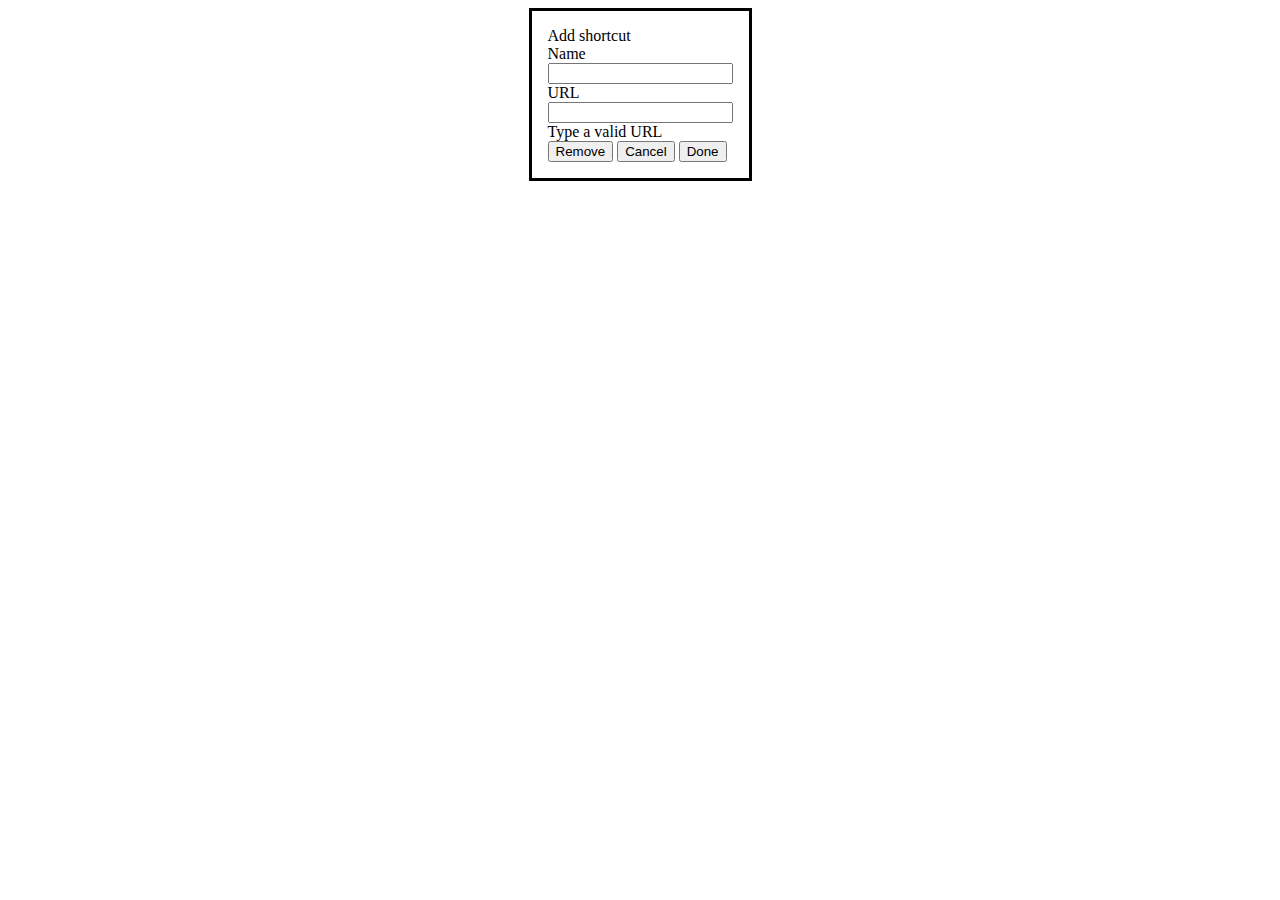
<file: images/New Tab_files/edit.html>
<!DOCTYPE html>
<!-- saved from url=(0200)chrome-search://most-visited/edit.html?addTitle=Add%20shortcut&editTitle=Edit%20shortcut&nameField=Name&urlField=URL&linkRemove=Remove&linkCancel=Cancel&linkDone=Done&invalidUrl=Type%20a%20valid%20URL -->
<html><!-- Copyright 2018 The Chromium Authors. All rights reserved.
     Use of this source code is governed by a BSD-style license that can be
     found in the LICENSE file. --><head><meta http-equiv="Content-Type" content="text/html; charset=UTF-8">
  <!--<base target="_top">--><base href="." target="_top">
  
  <link rel="stylesheet" type="text/css" href="chrome-search://most-visited/animations.css">
  <link rel="stylesheet" type="text/css" href="chrome-search://most-visited/local-ntp-common.css">
  <link rel="stylesheet" type="text/css" href="chrome-search://most-visited/edit.css">
  <script src="chrome-search://most-visited/utils.js"></script>
  <script src="chrome-search://most-visited/animations.js"></script>
  <script src="chrome-search://most-visited/edit.js"></script>
<title>Edit shortcut</title></head>
<body class="win">
  <dialog id="edit-link-dialog" open="">
    <div id="dialog-title">Add shortcut</div>
    <form id="edit-form" action="chrome-search://most-visited/edit.html?addTitle=Add%20shortcut&amp;editTitle=Edit%20shortcut&amp;nameField=Name&amp;urlField=URL&amp;linkRemove=Remove&amp;linkCancel=Cancel&amp;linkDone=Done&amp;invalidUrl=Type%20a%20valid%20URL">
      <div id="title" class="field-container">
        <label id="title-field-name" class="field-title" aria-label="Name">Name</label>
        <div class="input-container">
          <input id="title-field" class="field-input" type="text" autocomplete="off" tabindex="0">
          <div class="underline"></div>
        </div>
      </div>
      <div id="url" class="field-container">
        <label id="url-field-name" class="field-title" aria-label="URL">URL</label>
        <div class="input-container">
          <input id="url-field" class="field-input" type="text" autocomplete="off" spellcheck="false" dir="ltr" tabindex="0" required="">
          <div class="underline"></div>
        </div>
        <div id="invalid-url" class="error-msg">Type a valid URL</div>
      </div>
      <div class="buttons-container">
        <span>
          <button id="delete" class="paper secondary ripple" type="button" tabindex="0" title="Remove">Remove</button>
        </span>
        <span>
          <button id="cancel" class="paper secondary ripple" type="button" tabindex="0" title="Cancel" aria-label="Cancel">Cancel</button>
          <button type="submit" id="done" class="paper primary ripple" tabindex="0" title="Done">Done</button>
        </span>
      </div>
    </form>
  </dialog>


</body></html>
</file>
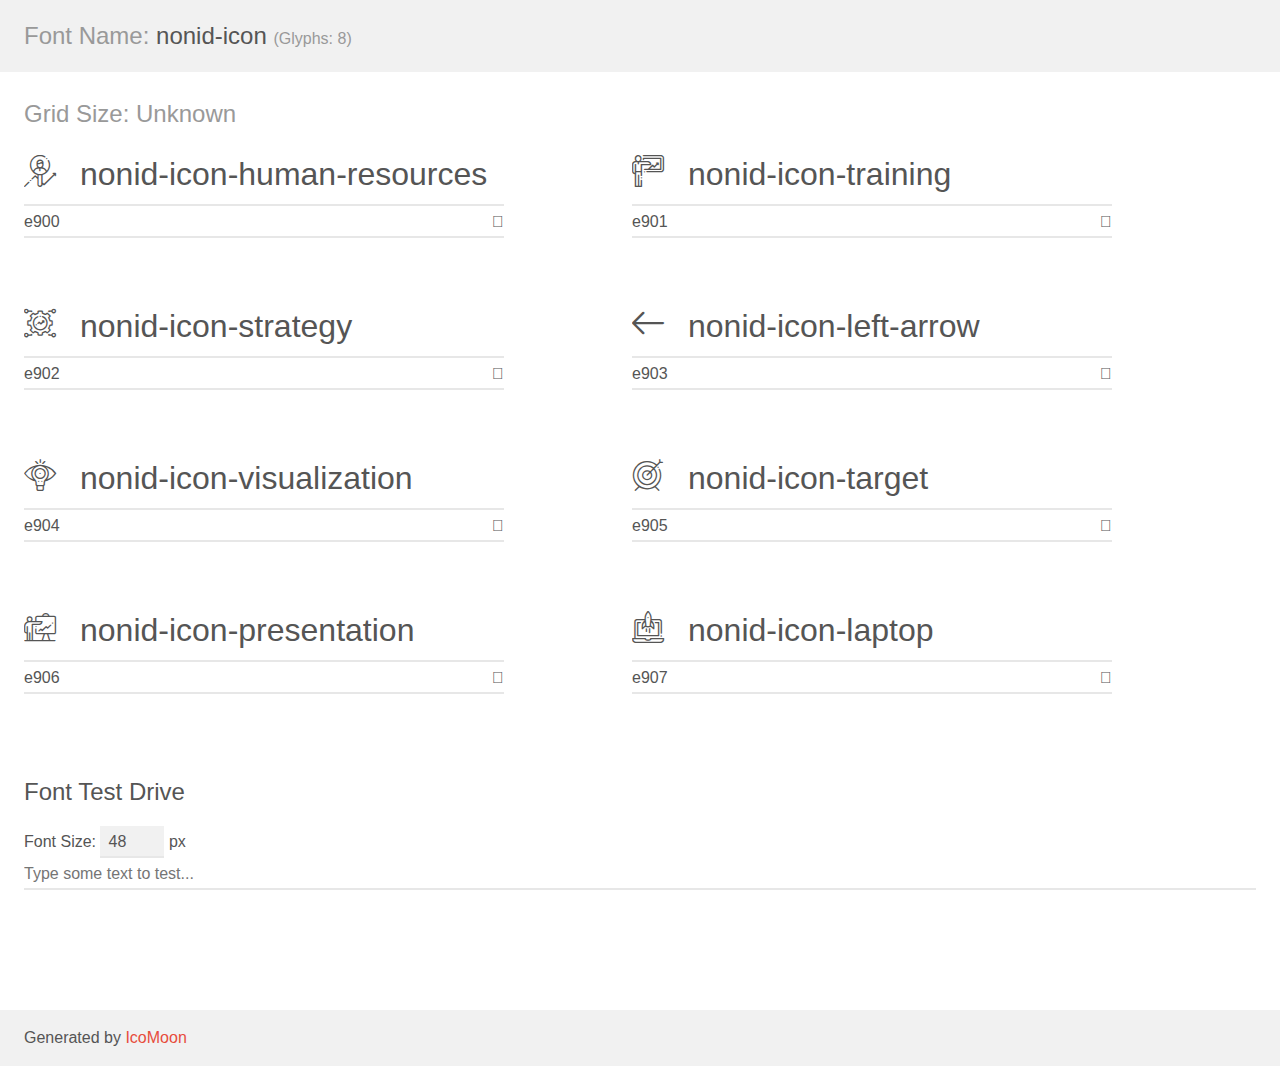
<file: plugins/nonid-icon/demo.html>
<!doctype html>
<html>
<head>
    <meta charset="utf-8">
    <title>IcoMoon Demo</title>
    <meta name="description" content="An Icon Font Generated By IcoMoon.io">
    <meta name="viewport" content="width=device-width, initial-scale=1">
    <link rel="stylesheet" href="demo-files/demo.css">
    <link rel="stylesheet" href="style.css"></head>
<body>
    <div class="bgc1 clearfix">
        <h1 class="mhmm mvm"><span class="fgc1">Font Name:</span> nonid-icon <small class="fgc1">(Glyphs:&nbsp;8)</small></h1>
    </div>
    <div class="clearfix mhl ptl">
        <h1 class="mvm mtn fgc1">Grid Size: Unknown</h1>
        <div class="glyph fs1">
            <div class="clearfix bshadow0 pbs">
                <span class="nonid-icon-human-resources">
                
                </span>
                <span class="mls"> nonid-icon-human-resources</span>
            </div>
            <fieldset class="fs0 size1of1 clearfix hidden-false">
                <input type="text" readonly value="e900" class="unit size1of2" />
                <input type="text" maxlength="1" readonly value="&#xe900;" class="unitRight size1of2 talign-right" />
            </fieldset>
            <div class="fs0 bshadow0 clearfix hidden-true">
                <span class="unit pvs fgc1">liga: </span>
                <input type="text" readonly value="" class="liga unitRight" />
            </div>
        </div>
        <div class="glyph fs1">
            <div class="clearfix bshadow0 pbs">
                <span class="nonid-icon-training">
                
                </span>
                <span class="mls"> nonid-icon-training</span>
            </div>
            <fieldset class="fs0 size1of1 clearfix hidden-false">
                <input type="text" readonly value="e901" class="unit size1of2" />
                <input type="text" maxlength="1" readonly value="&#xe901;" class="unitRight size1of2 talign-right" />
            </fieldset>
            <div class="fs0 bshadow0 clearfix hidden-true">
                <span class="unit pvs fgc1">liga: </span>
                <input type="text" readonly value="" class="liga unitRight" />
            </div>
        </div>
        <div class="glyph fs1">
            <div class="clearfix bshadow0 pbs">
                <span class="nonid-icon-strategy">
                
                </span>
                <span class="mls"> nonid-icon-strategy</span>
            </div>
            <fieldset class="fs0 size1of1 clearfix hidden-false">
                <input type="text" readonly value="e902" class="unit size1of2" />
                <input type="text" maxlength="1" readonly value="&#xe902;" class="unitRight size1of2 talign-right" />
            </fieldset>
            <div class="fs0 bshadow0 clearfix hidden-true">
                <span class="unit pvs fgc1">liga: </span>
                <input type="text" readonly value="" class="liga unitRight" />
            </div>
        </div>
        <div class="glyph fs1">
            <div class="clearfix bshadow0 pbs">
                <span class="nonid-icon-left-arrow">
                
                </span>
                <span class="mls"> nonid-icon-left-arrow</span>
            </div>
            <fieldset class="fs0 size1of1 clearfix hidden-false">
                <input type="text" readonly value="e903" class="unit size1of2" />
                <input type="text" maxlength="1" readonly value="&#xe903;" class="unitRight size1of2 talign-right" />
            </fieldset>
            <div class="fs0 bshadow0 clearfix hidden-true">
                <span class="unit pvs fgc1">liga: </span>
                <input type="text" readonly value="" class="liga unitRight" />
            </div>
        </div>
        <div class="glyph fs1">
            <div class="clearfix bshadow0 pbs">
                <span class="nonid-icon-visualization">
                
                </span>
                <span class="mls"> nonid-icon-visualization</span>
            </div>
            <fieldset class="fs0 size1of1 clearfix hidden-false">
                <input type="text" readonly value="e904" class="unit size1of2" />
                <input type="text" maxlength="1" readonly value="&#xe904;" class="unitRight size1of2 talign-right" />
            </fieldset>
            <div class="fs0 bshadow0 clearfix hidden-true">
                <span class="unit pvs fgc1">liga: </span>
                <input type="text" readonly value="" class="liga unitRight" />
            </div>
        </div>
        <div class="glyph fs1">
            <div class="clearfix bshadow0 pbs">
                <span class="nonid-icon-target">
                
                </span>
                <span class="mls"> nonid-icon-target</span>
            </div>
            <fieldset class="fs0 size1of1 clearfix hidden-false">
                <input type="text" readonly value="e905" class="unit size1of2" />
                <input type="text" maxlength="1" readonly value="&#xe905;" class="unitRight size1of2 talign-right" />
            </fieldset>
            <div class="fs0 bshadow0 clearfix hidden-true">
                <span class="unit pvs fgc1">liga: </span>
                <input type="text" readonly value="" class="liga unitRight" />
            </div>
        </div>
        <div class="glyph fs1">
            <div class="clearfix bshadow0 pbs">
                <span class="nonid-icon-presentation">
                
                </span>
                <span class="mls"> nonid-icon-presentation</span>
            </div>
            <fieldset class="fs0 size1of1 clearfix hidden-false">
                <input type="text" readonly value="e906" class="unit size1of2" />
                <input type="text" maxlength="1" readonly value="&#xe906;" class="unitRight size1of2 talign-right" />
            </fieldset>
            <div class="fs0 bshadow0 clearfix hidden-true">
                <span class="unit pvs fgc1">liga: </span>
                <input type="text" readonly value="" class="liga unitRight" />
            </div>
        </div>
        <div class="glyph fs1">
            <div class="clearfix bshadow0 pbs">
                <span class="nonid-icon-laptop">
                
                </span>
                <span class="mls"> nonid-icon-laptop</span>
            </div>
            <fieldset class="fs0 size1of1 clearfix hidden-false">
                <input type="text" readonly value="e907" class="unit size1of2" />
                <input type="text" maxlength="1" readonly value="&#xe907;" class="unitRight size1of2 talign-right" />
            </fieldset>
            <div class="fs0 bshadow0 clearfix hidden-true">
                <span class="unit pvs fgc1">liga: </span>
                <input type="text" readonly value="" class="liga unitRight" />
            </div>
        </div>
    </div>

    <!--[if gt IE 8]><!-->
    <div class="mhl clearfix mbl">
        <h1>Font Test Drive</h1>
        <label>
            Font Size: <input id="fontSize" type="number" class="textbox0 mbm"
            min="8" value="48" />
            px
        </label>
        <input id="testText" type="text" class="phl size1of1 mvl"
        placeholder="Type some text to test..." value=""/>
        <div id="testDrive" class="nonid-icon-" style="font-family: nonid-icon">&nbsp;
        </div>
    </div>
    <!--<![endif]-->
    <div class="bgc1 clearfix">
        <p class="mhl">Generated by <a href="https://icomoon.io/app">IcoMoon</a></p>
    </div>

    <script src="demo-files/demo.js"></script>
</body>
</html>
</file>
<file: css/style.css>
/***************************************************************************************************************
||||||||||||||||||||||||||||            MASTER STYLESHEET FOR Nonid         ||||||||||||||||||||||||||||||||||||
****************************************************************************************************************
||||||||||||||||||||||||||||              TABLE OF CONTENT                  ||||||||||||||||||||||||||||||||||||
****************************************************************************************************************
****************************************************************************************************************
* 1. imported styles
* 2. common styles
* 3. header styles
* 4. banner styles
* 5. footer styles
* 6. blog styles
* 7. fun fact styles
* 8. brand styles
* 9. testimonials styles
* 10. inner-banner styles
* 11. pricing styles
* 12. cta styles
* 13. services styles
* 14. sidebar styles
****************************************************************************************************************
||||||||||||||||||||||||||||            End TABLE OF CONTENT                ||||||||||||||||||||||||||||||||||||
****************************************************************************************************************/
/*
* 1. imported styles
*/
@import url("https://fonts.googleapis.com/css?family=Poppins:300,400,500,600,700,800,900");
@import url("bootstrap.min.css");
@import url("font-awesome.min.css");
@import url("owl.carousel.css");
@import url("animate.css");
@import url("owl.theme.default.min.css");
@import url("jquery.bxslider.min.css");
@import url("../plugins/nonid-icon/style.css");
/*
* 2. common styles
*/
body {
  font-family: "Poppins", sans-serif;
  font-size: 16px;
  line-height: 34px;
  color: #666e82;
}

a:active,
a:hover,
a:focus,
a:visited {
  text-decoration: none;
}

.page-wrapper {
  position: relative;
  margin: 0 auto;
  width: 100%;
  min-width: 300px;
  overflow: hidden;
}

@media (min-width: 1200px) {
  .container {
    max-width: 1200px;
  }
}
.thm-black-bg {
  background-color: #2e3d62;
}

.thm-base-bg {
  background-color: #0071BC;
}

.thm-gray-bg {
  background-color: #F3F3F3;
}

hr.style-one {
  margin: 0;
  border-top: 1px solid #EAEAEA;
}

.block-title {
  margin-bottom: 60px;
}

.block-title__text {
  margin: 0;
  font-weight: bold;
  color: #2E3D62;
  font-size: 50px;
  line-height: 60px;
}
.block-title__text span {
  position: relative;
}
.block-title__text span:before {
  content: '';
  background-color: #0071BC;
  opacity: 0.102;
  width: 100%;
  height: 8px;
  position: absolute;
  bottom: 12px;
  left: 0;
  border-radius: 4px;
}

.icon-revresed {
  -webkit-transform: rotate(180deg);
          transform: rotate(180deg);
  display: inline-block;
}

.bootstrap-select .btn-light:not(:disabled):not(.disabled).active,
.bootstrap-select .btn-light:not(:disabled):not(.disabled):active,
.bootstrap-select .show > .btn-light.dropdown-toggle {
  background-color: transparent;
  -webkit-box-shadow: none !important;
          box-shadow: none !important;
  outline: none;
}
.bootstrap-select > .dropdown-toggle {
  -webkit-box-shadow: none !important;
          box-shadow: none !important;
}
.bootstrap-select .dropdown-toggle:focus,
.bootstrap-select > select.mobile-device:focus + .dropdown-toggle {
  outline: none !important;
}

.bootstrap-select .dropdown-menu {
  padding-top: 0;
  padding-bottom: 0;
  margin-top: 0;
  z-index: 991;
}
.bootstrap-select .dropdown-menu > li + li > a {
  border-top: 1px solid #eee;
}
.bootstrap-select .dropdown-menu > li:first-child > a {
  padding-top: 10px;
}
.bootstrap-select .dropdown-menu > li:last-child > a {
  padding-bottom: 10px;
}
.bootstrap-select .dropdown-menu > li.selected > a {
  background: #0071BC;
  color: #fff;
}
.bootstrap-select .dropdown-menu > li > a {
  font-size: 16px;
  font-weight: 500;
  padding: 9px 20px;
  color: #2e3d62;
  -webkit-transition: all .4s ease;
  transition: all .4s ease;
}
.bootstrap-select .dropdown-menu > li > a:hover {
  background: #0071BC;
  color: #fff;
  cursor: pointer;
}

.preloader {
  position: fixed;
  top: 0;
  left: 0;
  width: 100%;
  height: 100%;
  z-index: 9999;
  background-color: #fff;
  background-image: url(../images/preloader.gif);
  background-repeat: no-repeat;
  background-position: center center;
}

.scroll-to-top {
  display: inline-block;
  width: 45px;
  height: 45px;
  background: #0071BC;
  position: fixed;
  bottom: 40px;
  right: 40px;
  z-index: 99;
  text-align: center;
  -webkit-transition: all .4s ease;
  transition: all .4s ease;
  display: none;
  border-radius: 50%;
  transition: all .4s ease;
}
.scroll-to-top:hover {
  background-color: #9364D4;
}
.scroll-to-top i {
  color: #fff;
  font-size: 18px;
  line-height: 45px;
}

/*
* 3. header styles
*/
.header-navigation {
  background-color: transparent;
  margin-bottom: 0;
  border: none;
  border-radius: 0;
  padding: 0;
  position: relative;
  background-color: transparent;
}
.header-navigation .container {
  background: transparent;
  position: relative;
  display: block;
}
.header-navigation .container .logo-box {
  float: left;
  position: absolute;
  top: 50%;
  left: 15px;
  -webkit-transform: translateY(-50%);
  transform: translateY(-50%);
}
.header-navigation .container .navbar-brand {
  height: auto;
  margin: 0;
}
.header-navigation .container .menu-toggler {
  display: none;
}
.header-navigation .container .right-side-box {
  position: absolute;
  top: 50%;
  -webkit-transform: translateY(-50%);
  transform: translateY(-50%);
  right: 15px;
}
.header-navigation .main-navigation {
  float: none;
  text-align: center;
}
@media (min-width: 1200px) {
  .header-navigation .main-navigation {
    display: block !important;
  }
}

.header-navigation ul.navigation-box {
  margin: 0;
  padding: 0;
  list-style: none;
}
.header-navigation ul.navigation-box li a .sub-nav-toggler {
  display: none;
}
.header-navigation ul.navigation-box > li {
  position: relative;
  padding: 44px 0;
  display: inline-block;
  vertical-align: middle;
  /* Second Level Menu */
  /* Thrid Level Menu */
}
.header-navigation ul.navigation-box > li + li {
  margin-left: 45px;
}
.header-navigation ul.navigation-box > li:first-child {
  padding-left: 0;
}
.header-navigation ul.navigation-box > li:last-child {
  padding-right: 0;
}
.header-navigation ul.navigation-box > li > a {
  font-weight: 500;
  font-size: 18px;
  color: #666E82;
  padding: 0;
  -webkit-transition: all .4s ease;
  transition: all .4s ease;
  position: relative;
}
.header-navigation ul.navigation-box > li.current > a, .header-navigation ul.navigation-box > li:hover > a {
  color: #0071BC;
}
.header-navigation ul.navigation-box > li > .sub-menu {
  position: absolute;
  top: 100%;
  left: 0;
  z-index: 1000;
  float: left;
  min-width: 220px;
  padding: 0px 0px;
  text-align: left;
  list-style: none;
  background-color: #2e3d62;
  background-clip: padding-box;
  opacity: 0;
  border-radius: 0px;
  visibility: hidden;
  -webkit-transition: opacity .4s ease, visibility .4s ease;
  transition: opacity .4s ease, visibility .4s ease;
  -webkit-box-shadow: 0px 10px 18px rgba(0, 0, 0, 0.1);
          box-shadow: 0px 10px 18px rgba(0, 0, 0, 0.1);
}
@media (min-width: 1200px) {
  .header-navigation ul.navigation-box > li > .sub-menu {
    display: block !important;
  }
}
.header-navigation ul.navigation-box > li > .sub-menu.right-align {
  left: auto;
  right: 0;
}
.header-navigation ul.navigation-box > li > .sub-menu.center-align {
  left: 50%;
  -webkit-transform: translateX(-50%);
          transform: translateX(-50%);
}
.header-navigation ul.navigation-box > li > .sub-menu > li {
  display: block;
  position: relative;
  -webkit-transition: all .4s ease;
  transition: all .4s ease;
}
.header-navigation ul.navigation-box > li > .sub-menu > li + li {
  border-top: 1px solid rgba(255, 255, 255, 0.1);
}
.header-navigation ul.navigation-box > li > .sub-menu > li > a {
  font-size: 15px;
  color: #fff;
  font-weight: 500;
  padding: 12px 30px;
  display: block;
  line-height: 26px;
  white-space: nowrap;
  position: relative;
  -webkit-transition: all .4s ease;
  transition: all .4s ease;
}
.header-navigation ul.navigation-box > li > .sub-menu > li:hover > a {
  color: #fff;
  background: #0071BC;
}
.header-navigation ul.navigation-box > li:hover:before {
  -webkit-transform: scale(1, 1);
          transform: scale(1, 1);
  -webkit-transform-origin: left bottom;
          transform-origin: left bottom;
}
.header-navigation ul.navigation-box > li:hover > .sub-menu {
  opacity: 1;
  visibility: visible;
}
.header-navigation ul.navigation-box > li > ul > li {
  /* no more nested showen */
}
.header-navigation ul.navigation-box > li > ul > li > .sub-menu {
  position: absolute;
  top: 0%;
  left: 100%;
  z-index: 1000;
  float: left;
  min-width: 220px;
  padding: 0px 0px;
  text-align: left;
  list-style: none;
  background-color: #2e3d62;
  background-clip: padding-box;
  opacity: 0;
  border-radius: 0px;
  visibility: hidden;
  -webkit-transition: opacity .4s ease, visibility .4s ease;
  transition: opacity .4s ease, visibility .4s ease;
  -webkit-box-shadow: 0px 10px 18px rgba(0, 0, 0, 0.1);
          box-shadow: 0px 10px 18px rgba(0, 0, 0, 0.1);
}
@media (min-width: 1200px) {
  .header-navigation ul.navigation-box > li > ul > li > .sub-menu {
    display: block !important;
  }
}
.header-navigation ul.navigation-box > li > ul > li > .sub-menu.right-align {
  left: auto;
  right: 100%;
}
.header-navigation ul.navigation-box > li > ul > li > .sub-menu.center-align {
  left: 50%;
  -webkit-transform: translateX(-50%);
          transform: translateX(-50%);
}
.header-navigation ul.navigation-box > li > ul > li > .sub-menu > li {
  display: block;
  position: relative;
  -webkit-transition: all .4s ease;
  transition: all .4s ease;
}
.header-navigation ul.navigation-box > li > ul > li > .sub-menu > li + li {
  border-top: 1px solid rgba(255, 255, 255, 0.1);
}
.header-navigation ul.navigation-box > li > ul > li > .sub-menu > li > a {
  font-size: 15px;
  color: #fff;
  font-weight: 500;
  padding: 12px 30px;
  display: block;
  line-height: 26px;
  white-space: nowrap;
  position: relative;
  -webkit-transition: all .4s ease;
  transition: all .4s ease;
}
.header-navigation ul.navigation-box > li > ul > li > .sub-menu > li:hover > a {
  color: #fff;
  background: #0071BC;
}
.header-navigation ul.navigation-box > li > ul > li:hover > .sub-menu {
  opacity: 1;
  visibility: visible;
}
.header-navigation ul.navigation-box > li > ul > li ul {
  display: none;
}

.header-one {
  position: absolute;
  top: 0;
  left: 0;
  width: 100%;
  z-index: 99;
}
.header-one__btn {
  display: inline-block;
  vertical-align: middle;
  color: #0071BC;
  font-size: 16px;
  font-weight: 600;
  line-height: 1em;
  padding: 19px 49px;
  border-radius: 27px;
  -webkit-transition: all .4s ease;
  transition: all .4s ease;
  -webkit-box-shadow: 0px 10px 30px 0px rgba(212, 212, 212, 0.3);
          box-shadow: 0px 10px 30px 0px rgba(212, 212, 212, 0.3);
}
.header-one__btn:hover {
  background-color: #0071BC;
  color: #fff;
  -webkit-box-shadow: 0px 10px 30px 0px rgba(255, 130, 87, 0.3);
          box-shadow: 0px 10px 30px 0px rgba(255, 130, 87, 0.3);
}
.header-one .header-navigation.stricky-fixed {
  position: fixed;
  top: 0;
  left: 0;
  width: 100%;
  z-index: 999;
  background-color: #fff;
  -webkit-box-shadow: 0px 6px 13px 0px rgba(0, 0, 0, 0.06);
          box-shadow: 0px 6px 13px 0px rgba(0, 0, 0, 0.06);
}
.header-one .header-navigation.stricky-fixed ul.navigation-box > li {
  padding-top: 25px;
  padding-bottom: 25px;
}

.header-one__home-two .header-navigation ul.navigation-box > li > a {
  color: #fff;
  position: relative;
}
.header-one__home-two .header-navigation ul.navigation-box > li > a:before {
  content: '';
  width: 100%;
  height: 2px;
  background-color: #fff;
  position: absolute;
  bottom: 0;
  left: 0;
  -webkit-transition: -webkit-transform .4s ease;
  transition: -webkit-transform .4s ease;
  transition: transform .4s ease;
  transition: transform .4s ease, -webkit-transform .4s ease;
  -webkit-transform: scale(0, 1);
          transform: scale(0, 1);
  -webkit-transform-origin: right center;
          transform-origin: right center;
}
.header-one__home-two .header-navigation ul.navigation-box > li.current > a:before, .header-one__home-two .header-navigation ul.navigation-box > li:hover > a:before {
  -webkit-transform: scale(1, 1);
          transform: scale(1, 1);
  -webkit-transform-origin: left center;
          transform-origin: left center;
}
.header-one__home-two .header-one__btn {
  color: #fff;
  -webkit-box-shadow: 0px 10px 30px 0px rgba(255, 130, 87, 0.3);
          box-shadow: 0px 10px 30px 0px rgba(255, 130, 87, 0.3);
  background-color: #0071BC;
}
.header-one__home-two .header-navigation.stricky-fixed {
  background-color: #2e3d62;
}

/*
* 4. banner styles
*/
.banner-one {
  background: transparent url(../images/banner-bg-1-1.png) right top no-repeat;
  background-size: cover;
  padding-top: 315px;
  padding-bottom: 147px;
  position: relative;
}
.banner-one [class*=bubble-] {
  position: absolute;
  -webkit-animation-name: bubbleMover;
          animation-name: bubbleMover;
  -webkit-animation-duration: 4s;
          animation-duration: 4s;
  -webkit-animation-timing-function: linear;
          animation-timing-function: linear;
  -webkit-animation-iteration-count: infinite;
          animation-iteration-count: infinite;
  -webkit-transition: all .4s ease;
  transition: all .4s ease;
  -webkit-perspective: 400px;
          perspective: 400px;
}
.banner-one .bubble-1 {
  top: 15%;
  left: 13%;
}
.banner-one .bubble-2 {
  top: 25%;
  left: 35%;
}
.banner-one .bubble-3 {
  top: 60%;
  left: 15%;
}
.banner-one .bubble-4 {
  bottom: 10%;
  left: 45%;
}
.banner-one .bubble-5 {
  top: 10%;
  right: 15%;
}
.banner-one .bubble-6 {
  top: 30%;
  right: 40%;
}
.banner-one__moc {
  position: absolute;
  top: 245px;
  right: 0;
}
.banner-one .block-title {
  margin-bottom: 35px;
}
.banner-one .block-title__text {
  font-size: 60px;
  line-height: 70px;
}
.banner-one__text {
  margin: 0;
  font-size: 16px;
  line-height: 34px;
  color: #666E82;
  margin-bottom: 50px;
}
.banner-one__btn {
  display: inline-block;
  vertical-align: middle;
  border-radius: 32px;
  text-align: center;
  background-color: #0071BC;
  color: #FFFFFF;
  font-size: 16px;
  font-weight: 600;
  padding: 15px 59.5px;
  -webkit-transition: all .4s ease;
  transition: all .4s ease;
  -webkit-box-shadow: 0px 10px 30px 0px rgba(255, 130, 87, 0.3);
          box-shadow: 0px 10px 30px 0px rgba(255, 130, 87, 0.3);
}
.banner-one__btn:hover {
  background-color: #2e3d62;
  color: #fff;
  -webkit-box-shadow: 0px 10px 30px 0px rgba(46, 61, 98, 0.3);
          box-shadow: 0px 10px 30px 0px rgba(46, 61, 98, 0.3);
}

.banner-one__home-two {
  background-image: url(../images/banner-bg-1-2.jpg);
}
.banner-one__home-two .block-title__text {
  color: #fff;
}
.banner-one__home-two .block-title__text span:before {
  background-color: #fff;
  opacity: .1;
}
.banner-one__home-two .banner-one__text {
  color: #fff;
}
.banner-one__home-two .banner-one__btn {
  background-color: #fff;
  color: #2E3D62;
}
.banner-one__home-two .banner-one__btn:hover {
  background-color: #2E3D62;
  color: #fff;
}
.banner-one__home-two .banner-one__moc {
  top: auto;
  bottom: 0;
}

/*
* 5. footer styles
*/
.site-footer {
  position: relative;
}
.site-footer [class*=bubble-] {
  position: absolute;
  -webkit-animation-name: bubbleMover;
          animation-name: bubbleMover;
  -webkit-animation-duration: 4s;
          animation-duration: 4s;
  -webkit-animation-timing-function: linear;
          animation-timing-function: linear;
  -webkit-animation-iteration-count: infinite;
          animation-iteration-count: infinite;
  -webkit-transition: all .4s ease;
  transition: all .4s ease;
  -webkit-perspective: 400px;
          perspective: 400px;
}
.site-footer .bubble-1 {
  top: 15%;
  left: 13%;
}
.site-footer .bubble-2 {
  top: 15%;
  right: 20%;
}
.site-footer .bubble-3 {
  bottom: 20%;
  left: 10%;
}
.site-footer .bubble-4 {
  bottom: 15%;
  right: 13%;
}

@-webkit-keyframes bubbleMover {
  0% {
    -webkit-transform: rotate3d(0, 1, 0, 15deg) translateY(0px) translateX(0px);
            transform: rotate3d(0, 1, 0, 15deg) translateY(0px) translateX(0px);
  }
  30% {
    -webkit-transform: rotate3d(0, 0, 1, 20deg) translateY(10px) translateX(10px);
            transform: rotate3d(0, 0, 1, 20deg) translateY(10px) translateX(10px);
  }
  60% {
    -webkit-transform: rotate3d(1, 0, 0, 15deg) translateY(20px) translateX(20px);
            transform: rotate3d(1, 0, 0, 15deg) translateY(20px) translateX(20px);
  }
  80% {
    -webkit-transform: rotate3d(0, 0, 1, 20deg) translateY(10px) translateX(10px);
            transform: rotate3d(0, 0, 1, 20deg) translateY(10px) translateX(10px);
  }
  100% {
    -webkit-transform: rotate3d(0, 1, 0, 15deg) translateY(0px) translateX(0px);
            transform: rotate3d(0, 1, 0, 15deg) translateY(0px) translateX(0px);
  }
}

@keyframes bubbleMover {
  0% {
    -webkit-transform: rotate3d(0, 1, 0, 15deg) translateY(0px) translateX(0px);
            transform: rotate3d(0, 1, 0, 15deg) translateY(0px) translateX(0px);
  }
  30% {
    -webkit-transform: rotate3d(0, 0, 1, 20deg) translateY(10px) translateX(10px);
            transform: rotate3d(0, 0, 1, 20deg) translateY(10px) translateX(10px);
  }
  60% {
    -webkit-transform: rotate3d(1, 0, 0, 15deg) translateY(20px) translateX(20px);
            transform: rotate3d(1, 0, 0, 15deg) translateY(20px) translateX(20px);
  }
  80% {
    -webkit-transform: rotate3d(0, 0, 1, 20deg) translateY(10px) translateX(10px);
            transform: rotate3d(0, 0, 1, 20deg) translateY(10px) translateX(10px);
  }
  100% {
    -webkit-transform: rotate3d(0, 1, 0, 15deg) translateY(0px) translateX(0px);
            transform: rotate3d(0, 1, 0, 15deg) translateY(0px) translateX(0px);
  }
}
.site-footer__main-footer {
  padding-bottom: 120px;
}

.site-footer__bottom-footer {
  background-color: #FAFAFA;
  padding: 44px 0;
}
.site-footer__bottom-footer p {
  margin: 0;
  color: #666E82;
  font-size: 16px;
}
.site-footer__bottom-footer p a {
  color: #0071BC;
  -webkit-transition: all .4s ease;
  transition: all .4s ease;
}
.site-footer__bottom-footer p a:hover {
  color: #9364D4;
}

.footer-widget p {
  margin: 0;
  color: #666E82;
  font-size: 15px;
  line-height: 26px;
}
.footer-widget p + p {
  margin-top: 16px;
}
.footer-widget .social-block {
  margin-top: -20px;
}
.footer-widget .social-block a {
  display: inline-block;
  vertical-align: middle;
  color: #666E82;
  font-size: 22px;
  -webkit-transition: all .4s ease;
  transition: all .4s ease;
}
.footer-widget .social-block a + a {
  margin-left: 22px;
}
.footer-widget .social-block a:hover {
  color: #0071BC;
}

.footer-widget__footer-logo {
  display: inline-block;
  vertical-align: middle;
  margin-top: -8px;
  margin-bottom: 28px;
}

.footer-widget__title {
  margin: 0;
  color: #2E3D62;
  font-size: 18px;
  line-height: 1em;
  font-weight: 600;
  margin-bottom: 35px;
}

.footer-widget__link-list {
  margin: 0;
  padding: 0;
  list-style: none;
}
.footer-widget__link-list li {
  line-height: 1em;
}
.footer-widget__link-list li + li {
  margin-top: 24px;
}
.footer-widget__link-list li a {
  color: #666E82;
  font-size: 15px;
  display: inline-block;
  position: relative;
  -webkit-transition: all .4s ease;
  transition: all .4s ease;
}
.footer-widget__link-list li a:before {
  content: '\f101';
  font-family: 'FontAwesome';
  color: #0071BC;
  font-size: 14px;
  position: absolute;
  top: 50%;
  left: 0;
  -webkit-transform: translateY(-50%) translateX(-15px);
          transform: translateY(-50%) translateX(-15px);
  opacity: 0;
  -webkit-transition: all .4s ease;
  transition: all .4s ease;
}
.footer-widget__link-list li a:hover {
  color: #9364D4;
  -webkit-transform: translateX(20px);
          transform: translateX(20px);
}
.footer-widget__link-list li a:hover:before {
  opacity: 1;
}

.site-footer__subscribe {
  padding-bottom: 125px;
  padding-top: 110px;
}

.site-footer__subscribe-form {
  width: 100%;
  max-width: 685px;
  margin-left: auto;
  margin-right: auto;
  height: 84px;
  border-style: solid;
  border-width: 1px;
  border-color: #eaeaea;
  border-radius: 42px;
  position: relative;
  overflow: hidden;
}
.site-footer__subscribe-form input {
  border: none;
  outline: none;
  background-color: transparent;
  position: absolute;
  top: 0;
  left: 0;
  width: 100%;
  height: 100%;
  color: #666E82;
  font-size: 16px;
  padding-left: 60px;
}
.site-footer__subscribe-form input::-webkit-input-placeholder {
  /* Chrome/Opera/Safari */
  color: #666E82;
}
.site-footer__subscribe-form input::-moz-placeholder {
  /* Firefox 19+ */
  color: #666E82;
}
.site-footer__subscribe-form input:-ms-input-placeholder {
  /* IE 10+ */
  color: #666E82;
}
.site-footer__subscribe-form input:-moz-placeholder {
  /* Firefox 18- */
  color: #666E82;
}
.site-footer__subscribe-form button[type=submit] {
  border: none;
  outline: none;
  cursor: pointer;
  background-color: #0071BC;
  width: 211px;
  height: 64px;
  position: absolute;
  top: 50%;
  -webkit-transform: translateY(-50%);
          transform: translateY(-50%);
  right: 10px;
  border-radius: 32px;
  font-size: 16px;
  font-weight: 600;
  color: #fff;
  -webkit-transition: all .4s ease;
  transition: all .4s ease;
}
.site-footer__subscribe-form button[type=submit]:hover {
  background-color: #9364D4;
}

/*
* 6. blog styles
*/
.blog-one {
  padding-top: 190px;
  padding-bottom: 90px;
  background: transparent url(../images/blog-bg-1-1.png) center center no-repeat;
  background-size: cover;
}

.blog-one__single {
  border-radius: 4px;
  -webkit-box-shadow: 0px 10px 60px 0px rgba(46, 61, 98, 0.1);
          box-shadow: 0px 10px 60px 0px rgba(46, 61, 98, 0.1);
  margin-bottom: 30px;
}

.blog-one__single-inner-block {
  border-radius: 4px;
  background-color: white;
  overflow: hidden;
  position: relative;
  padding-top: 85px;
  padding-bottom: 55px;
  padding-left: 60px;
  padding-right: 60px;
  -webkit-transition: all .4s ease;
  transition: all .4s ease;
}
.blog-one__single-inner-block:before, .blog-one__single-inner-block:after {
  content: '';
  width: 191px;
  height: 191px;
  border-radius: 50%;
  background-color: #fff;
  opacity: .1;
  position: absolute;
  -webkit-transition: all .4s ease .2s;
  transition: all .4s ease .2s;
}
.blog-one__single-inner-block:before {
  top: 0;
  right: 0;
  -webkit-transform: translate(60%, -60%);
          transform: translate(60%, -60%);
}
.blog-one__single-inner-block:after {
  bottom: 0;
  left: 0;
  -webkit-transform: translate(-60%, 60%);
          transform: translate(-60%, 60%);
}

.blog-one__date {
  position: relative;
  z-index: 10;
  position: absolute;
  top: 0;
  left: 0;
  border-radius: 4px 0;
  background-color: #9364d4;
  color: #FFFFFF;
  font-size: 12px;
  font-weight: 600;
  padding: 0 24.5px;
  -webkit-transition: all .4s ease;
  transition: all .4s ease;
}

.blog-one__author {
  position: relative;
  z-index: 10;
  color: #9364D4;
  text-transform: uppercase;
  font-size: 12px;
  letter-spacing: .2em;
  font-weight: 600;
  display: inline-block;
  line-height: 1em;
  -webkit-transition: all .4s ease;
  transition: all .4s ease;
}

.blog-one__title {
  position: relative;
  z-index: 10;
  margin: 0;
  font-weight: 600;
  font-size: 20px;
  line-height: 34px;
  margin-bottom: 35px;
}
.blog-one__title a {
  color: #2E3D62;
  -webkit-transition: all .4s ease;
  transition: all .4s ease;
}

.blog-one__text {
  position: relative;
  z-index: 10;
  margin: 0;
  color: #666E82;
  font-size: 16px;
  line-height: 34px;
  margin-bottom: 20px;
  -webkit-transition: all .4s ease;
  transition: all .4s ease;
}

.blog-one__link {
  position: relative;
  z-index: 10;
  display: inline-block;
  vertical-align: middle;
  font-size: 32px;
  color: #BCBFC7;
  -webkit-transform: rotate(180deg);
          transform: rotate(180deg);
  -webkit-transition: all .4s ease;
  transition: all .4s ease;
}

.blog-one__single-inner-block:hover {
  background-color: #9364D4;
}
.blog-one__single-inner-block:hover .blog-one__date {
  background-color: #fff;
  color: #9364D4;
}
.blog-one__single-inner-block:hover .blog-one__title a,
.blog-one__single-inner-block:hover .blog-one__text,
.blog-one__single-inner-block:hover .blog-one__link,
.blog-one__single-inner-block:hover .blog-one__author {
  color: #fff;
}
.blog-one__single-inner-block:hover:before {
  top: 0;
  right: 0;
  -webkit-transform: translate(30%, -30%);
          transform: translate(30%, -30%);
}
.blog-one__single-inner-block:hover:after {
  bottom: 0;
  left: 0;
  -webkit-transform: translate(-30%, 30%);
          transform: translate(-30%, 30%);
}

.blog-one [class*=col-]:nth-child(2) .blog-one__date {
  background-color: #EF4059;
}
.blog-one [class*=col-]:nth-child(2) .blog-one__author {
  color: #EF4059;
}
.blog-one [class*=col-]:nth-child(2) .blog-one__single-inner-block:hover {
  background-color: #EF4059;
}
.blog-one [class*=col-]:nth-child(2) .blog-one__single-inner-block:hover .blog-one__date {
  background-color: #fff;
  color: #EF4059;
}
.blog-one [class*=col-]:nth-child(2) .blog-one__single-inner-block:hover .blog-one__title a,
.blog-one [class*=col-]:nth-child(2) .blog-one__single-inner-block:hover .blog-one__text,
.blog-one [class*=col-]:nth-child(2) .blog-one__single-inner-block:hover .blog-one__link,
.blog-one [class*=col-]:nth-child(2) .blog-one__single-inner-block:hover .blog-one__author {
  color: #fff;
}

.blog-one [class*=col-]:nth-child(3) .blog-one__date {
  background-color: #5dd8d3;
}
.blog-one [class*=col-]:nth-child(3) .blog-one__author {
  color: #5dd8d3;
}
.blog-one [class*=col-]:nth-child(3) .blog-one__single-inner-block:hover {
  background-color: #5dd8d3;
}
.blog-one [class*=col-]:nth-child(3) .blog-one__single-inner-block:hover .blog-one__date {
  background-color: #fff;
  color: #5dd8d3;
}
.blog-one [class*=col-]:nth-child(3) .blog-one__single-inner-block:hover .blog-one__title a,
.blog-one [class*=col-]:nth-child(3) .blog-one__single-inner-block:hover .blog-one__text,
.blog-one [class*=col-]:nth-child(3) .blog-one__single-inner-block:hover .blog-one__link,
.blog-one [class*=col-]:nth-child(3) .blog-one__single-inner-block:hover .blog-one__author {
  color: #fff;
}

.blog-one [class*=col-]:nth-child(4) .blog-one__date {
  background-color: #7E9AE0;
}
.blog-one [class*=col-]:nth-child(4) .blog-one__author {
  color: #7E9AE0;
}
.blog-one [class*=col-]:nth-child(4) .blog-one__single-inner-block:hover {
  background-color: #7E9AE0;
}
.blog-one [class*=col-]:nth-child(4) .blog-one__single-inner-block:hover .blog-one__date {
  background-color: #fff;
  color: #7E9AE0;
}
.blog-one [class*=col-]:nth-child(4) .blog-one__single-inner-block:hover .blog-one__title a,
.blog-one [class*=col-]:nth-child(4) .blog-one__single-inner-block:hover .blog-one__text,
.blog-one [class*=col-]:nth-child(4) .blog-one__single-inner-block:hover .blog-one__link,
.blog-one [class*=col-]:nth-child(4) .blog-one__single-inner-block:hover .blog-one__author {
  color: #fff;
}

.blog-one [class*=col-]:nth-child(5) .blog-one__date {
  background-color: #ED539B;
}
.blog-one [class*=col-]:nth-child(5) .blog-one__author {
  color: #ED539B;
}
.blog-one [class*=col-]:nth-child(5) .blog-one__single-inner-block:hover {
  background-color: #ED539B;
}
.blog-one [class*=col-]:nth-child(5) .blog-one__single-inner-block:hover .blog-one__date {
  background-color: #fff;
  color: #ED539B;
}
.blog-one [class*=col-]:nth-child(5) .blog-one__single-inner-block:hover .blog-one__title a,
.blog-one [class*=col-]:nth-child(5) .blog-one__single-inner-block:hover .blog-one__text,
.blog-one [class*=col-]:nth-child(5) .blog-one__single-inner-block:hover .blog-one__link,
.blog-one [class*=col-]:nth-child(5) .blog-one__single-inner-block:hover .blog-one__author {
  color: #fff;
}

.blog-one [class*=col-]:nth-child(6) .blog-one__date {
  background-color: #FD8257;
}
.blog-one [class*=col-]:nth-child(6) .blog-one__author {
  color: #FD8257;
}
.blog-one [class*=col-]:nth-child(6) .blog-one__single-inner-block:hover {
  background-color: #FD8257;
}
.blog-one [class*=col-]:nth-child(6) .blog-one__single-inner-block:hover .blog-one__date {
  background-color: #fff;
  color: #FD8257;
}
.blog-one [class*=col-]:nth-child(6) .blog-one__single-inner-block:hover .blog-one__title a,
.blog-one [class*=col-]:nth-child(6) .blog-one__single-inner-block:hover .blog-one__text,
.blog-one [class*=col-]:nth-child(6) .blog-one__single-inner-block:hover .blog-one__link,
.blog-one [class*=col-]:nth-child(6) .blog-one__single-inner-block:hover .blog-one__author {
  color: #fff;
}

.blog-one__blog-page {
  background-color: #fff;
  background-image: none;
  padding-top: 120px;
  border-bottom: 1px solid #EAEAEA;
}

.blog-post-pagination {
  margin-top: 30px;
  margin-bottom: 30px;
}
.blog-post-pagination a {
  display: inline-block;
  vertical-align: middle;
  width: 52px;
  height: 52px;
  border-radius: 50%;
  background: #F3F3F3;
  line-height: 52px;
  text-align: center;
  font-size: 18px;
  color: #2e3d62;
  -webkit-transition: all .4s ease;
  transition: all .4s ease;
  font-weight: 600;
}
.blog-post-pagination a.prev, .blog-post-pagination a.next {
  background: #2e3d62;
  color: #fff;
  font-size: 14px;
}
.blog-post-pagination a.active {
  cursor: auto;
}
.blog-post-pagination a.active, .blog-post-pagination a:hover {
  background: #0071BC;
  color: #2e3d62;
}
.blog-post-pagination a + a {
  margin-left: 10px;
}

.blog-details {
  padding: 120px 0;
  border-bottom: 1px solid #EAEAEA;
}
.blog-details__image {
  border-radius: 4px;
  overflow: hidden;
  position: relative;
}
.blog-details__image > img {
  width: 100%;
}
.blog-details__date {
  background-color: #ef4059;
  display: inline-block;
  vertical-align: middle;
  border-top-left-radius: 3px;
  border-bottom-right-radius: 3px;
  text-align: center;
  color: #FFFFFF;
  font-size: 12px;
  font-weight: 600;
  line-height: 1em;
  padding: 11px 24.5px;
  position: absolute;
  top: 0;
  left: 0;
}
.blog-details__meta {
  margin-top: 15px;
}
.blog-details__meta-link {
  position: relative;
  z-index: 10;
  color: #EF4059;
  text-transform: uppercase;
  font-size: 12px;
  letter-spacing: .2em;
  font-weight: 600;
  display: inline-block;
  line-height: 1em;
  -webkit-transition: all .4s ease;
  transition: all .4s ease;
}
.blog-details__meta-sep {
  display: inline-block;
  vertical-align: middle;
  margin-left: 12px;
  margin-right: 14px;
}
.blog-details__title {
  margin: 0;
  font-size: 30px;
  font-weight: 600;
  color: #2E3D62;
  margin-bottom: 40px;
}
.blog-details__text {
  margin: 0;
  font-size: 16px;
  line-height: 34px;
  color: #666E82;
}
.blog-details__text + .blog-details__text {
  margin-top: 35px;
}
.blog-details__content-title {
  margin: 0;
  color: #2E3D62;
  font-size: 30px;
  font-weight: 600;
  margin-bottom: 40px;
}
.blog-details__author {
  border-radius: 4px;
  background-color: white;
  -webkit-box-shadow: 0px 10px 60px 0px rgba(46, 61, 98, 0.1);
          box-shadow: 0px 10px 60px 0px rgba(46, 61, 98, 0.1);
  padding: 60px;
  margin-top: 60px;
  margin-bottom: 60px;
}
.blog-details__author-image, .blog-details__author-content {
  display: table-cell;
  vertical-align: top;
}
.blog-details__author-image {
  width: 169px;
  border-radius: 4px;
  overflow: hidden;
}
.blog-details__author-image > img {
  width: 100%;
}
.blog-details__author-content {
  padding-left: 40px;
}
.blog-details__author-content h3, .blog-details__author-content p {
  margin: 0;
}
.blog-details__author-content h3 {
  color: #2e3d62;
  font-size: 20px;
  margin-bottom: 30px;
  font-weight: 600;
}
.blog-details__author-content p {
  font-size: 16px;
  line-height: 34px;
  color: #666E82;
}

.comment-one {
  margin-bottom: 60px;
}
.comment-one__single {
  border-bottom: 1px solid #eaeaea;
  padding-bottom: 50px;
}
.comment-one__single + .comment-one__single {
  margin-top: 60px;
}
.comment-one__image, .comment-one__content {
  display: table-cell;
  vertical-align: top;
}
.comment-one__image {
  width: 90px;
}
.comment-one__image .inner-block {
  width: 100%;
  border-radius: 50%;
  overflow: hidden;
}
.comment-one__image .inner-block > img {
  width: 100%;
}
.comment-one__content {
  padding-left: 40px;
}
.comment-one__author {
  margin: 0;
  font-size: 20px;
  font-weight: 600;
  color: #2e3d62;
}
.comment-one__date {
  color: #0071BC;
  font-size: 12px;
  text-transform: uppercase;
  font-weight: 600;
  letter-spacing: .2em;
  line-height: 1em;
  margin: 0;
  margin-top: 15px;
  margin-bottom: 25px;
}
.comment-one__date-sep {
  display: inline-block;
  vertical-align: middle;
  margin-left: 12px;
  margin-right: 12px;
}
.comment-one__text {
  color: #666E82;
  font-size: 16px;
  line-height: 34px;
  margin: 0;
}
.comment-one__reply {
  display: inline-block;
  vertical-align: middle;
  border-radius: 22px;
  background-color: #0071BC;
  text-align: center;
  color: #fff;
  font-weight: 600;
  font-size: 14px;
  padding: 5px 30px;
  -webkit-transition: all .4s ease;
  transition: all .4s ease;
}
.comment-one__reply:hover {
  background-color: #2e3d62;
  color: #fff;
}
.comment-one__top-left, .comment-one__top-right {
  display: table-cell;
  vertical-align: top;
}

.reply-form input, .reply-form textarea {
  border: none;
  outline: none;
  width: 100%;
  display: block;
  border-radius: 32px;
  height: 64px;
  border: 1px solid #EAEAEA;
  color: #666E82;
  font-size: 16px;
  padding-left: 30px;
  margin-bottom: 30px;
}
.reply-form input::-webkit-input-placeholder, .reply-form textarea::-webkit-input-placeholder {
  /* Chrome/Opera/Safari */
  color: #666E82;
}
.reply-form input::-moz-placeholder, .reply-form textarea::-moz-placeholder {
  /* Firefox 19+ */
  color: #666E82;
}
.reply-form input:-ms-input-placeholder, .reply-form textarea:-ms-input-placeholder {
  /* IE 10+ */
  color: #666E82;
}
.reply-form input:-moz-placeholder, .reply-form textarea:-moz-placeholder {
  /* Firefox 18- */
  color: #666E82;
}
.reply-form textarea {
  height: 243px;
  padding-top: 20px;
}
.reply-form__btn {
  display: inline-block;
  vertical-align: middle;
  border: none;
  outline: none !important;
  cursor: pointer;
  background-color: #0071BC;
  border-radius: 33.5px;
  color: #fff;
  font-size: 16px;
  font-weight: 600;
  text-align: center;
  padding: 15px 60px;
  -webkit-transition: all .4s ease;
  transition: all .4s ease;
}
.reply-form__btn:hover {
  background-color: #2e3d62;
}

/*
* 7. fun fact styles
*/
.fun-fact-one {
  position: relative;
  padding-top: 110px;
  padding-bottom: 120px;
}
.fun-fact-one [class*=bubble-] {
  position: absolute;
  -webkit-animation-name: bubbleMover;
          animation-name: bubbleMover;
  -webkit-animation-duration: 4s;
          animation-duration: 4s;
  -webkit-animation-timing-function: linear;
          animation-timing-function: linear;
  -webkit-animation-iteration-count: infinite;
          animation-iteration-count: infinite;
  -webkit-transition: all .4s ease;
  transition: all .4s ease;
  -webkit-perspective: 400px;
          perspective: 400px;
}
.fun-fact-one .bubble-1 {
  top: 25%;
  left: 23%;
}
.fun-fact-one .bubble-2 {
  top: 15%;
  right: 30%;
}
.fun-fact-one .bubble-3 {
  bottom: 20%;
  left: 10%;
}
.fun-fact-one .bubble-4 {
  bottom: 15%;
  right: 13%;
}
.fun-fact-one__box-wrapper {
  display: -moz-flex;
  display: -ms-flex;
  display: -o-flex;
  display: -webkit-box;
  display: -ms-flexbox;
  display: flex;
  -webkit-box-pack: justify;
      -ms-flex-pack: justify;
          justify-content: space-between;
}
.fun-fact-one__single .inner-block {
  border-radius: 50%;
  background-color: white;
  -webkit-box-shadow: 0px 25px 60px 0px rgba(46, 61, 98, 0.05);
          box-shadow: 0px 25px 60px 0px rgba(46, 61, 98, 0.05);
  width: 220px;
  height: 220px;
  position: relative;
  display: -webkit-box;
  display: -ms-flexbox;
  display: flex;
  -webkit-box-orient: vertical;
  -webkit-box-direction: normal;
      -ms-flex-direction: column;
          flex-direction: column;
  -webkit-box-pack: center;
      -ms-flex-pack: center;
          justify-content: center;
  -webkit-box-align: center;
      -ms-flex-align: center;
          align-items: center;
  text-align: center;
}
.fun-fact-one__single .inner-block:before {
  content: '';
  position: absolute;
  top: 15px;
  left: 15px;
  right: 15px;
  bottom: 15px;
  border: 1px solid #EF4059;
  border-radius: 50%;
}
.fun-fact-one__single:nth-child(2n) {
  margin-top: 80px;
}
.fun-fact-one__title {
  margin: 0;
  color: #EF4059;
  font-size: 40px;
  font-weight: 300;
  line-height: 1em;
}
.fun-fact-one__text {
  margin: 0;
  font-size: 12px;
  line-height: 1em;
  color: #666E82;
  font-weight: 600;
  text-transform: uppercase;
  letter-spacing: .2em;
  margin-top: 20px;
}
.fun-fact-one__single:nth-child(2) .inner-block:before {
  border-color: #5DD8D3;
}
.fun-fact-one__single:nth-child(2) .inner-block .fun-fact-one__title {
  color: #5DD8D3;
}
.fun-fact-one__single:nth-child(3) .inner-block:before {
  border-color: #9364D4;
}
.fun-fact-one__single:nth-child(3) .inner-block .fun-fact-one__title {
  color: #9364D4;
}
.fun-fact-one__single:nth-child(4) .inner-block:before {
  border-color: #0071BC;
}
.fun-fact-one__single:nth-child(4) .inner-block .fun-fact-one__title {
  color: #0071BC;
}

/*
* 8. brand styles
*/
.brand-style-one {
  position: relative;
}
.brand-style-one [class*=bubble-] {
  position: absolute;
  -webkit-animation-name: bubbleMover;
          animation-name: bubbleMover;
  -webkit-animation-duration: 4s;
          animation-duration: 4s;
  -webkit-animation-timing-function: linear;
          animation-timing-function: linear;
  -webkit-animation-iteration-count: infinite;
          animation-iteration-count: infinite;
  -webkit-transition: all .4s ease;
  transition: all .4s ease;
  -webkit-perspective: 400px;
          perspective: 400px;
}
.brand-style-one .bubble-1 {
  top: 15%;
  left: 18%;
}
.brand-style-one .bubble-2 {
  top: 30%;
  right: 20%;
}

.brand-carousel-one {
  padding: 119.5px 0;
  padding-left: 45px;
  padding-right: 45px;
}
.brand-carousel-one .item img {
  width: auto;
  max-width: none;
  margin-left: auto;
  margin-right: auto;
  opacity: .3;
  -webkit-transition: all .4s ease;
  transition: all .4s ease;
}
.brand-carousel-one .item img:hover {
  opacity: .6;
}
.brand-carousel-one .owl-dots,
.brand-carousel-one .owl-nav {
  display: none;
}

/*
* 9. testimonials styles
*/
.testimonials-style-one {
  background: transparent url(../images/testi-bg-1-1.png) center top no-repeat;
  padding-top: 530px;
  padding-bottom: 120px;
  background-size: cover;
  position: relative;
  margin-top: -380px;
}
.testimonials-style-one .block-title {
  margin-bottom: 45px;
}
.testimonials-style-one .single-testi-one p {
  margin: 0;
  color: #666E82;
  font-size: 22px;
  line-height: 46px;
}
.testimonials-style-one .single-testi-one h3 {
  color: #0071BC;
  font-weight: 600;
  font-size: 20px;
  margin: 0;
  margin-top: 40px;
}
.testimonials-style-one .bx-wrapper {
  border: none;
  -webkit-box-shadow: none;
          box-shadow: none;
  background-color: transparent;
  margin-bottom: 0;
}
.testimonials-style-one .bx-wrapper ul.slider {
  padding: 0;
  margin: 0;
}
.testimonials-style-one .bx-wrapper .bx-controls-direction {
  position: absolute;
  bottom: -10px;
  right: 0;
}
.testimonials-style-one .bx-wrapper .bx-controls-direction a {
  text-indent: 0;
  background-image: none;
  font-size: 32px;
  position: relative;
  top: 0px;
  opacity: .3;
  color: #666E82;
  z-index: 10;
  -webkit-transition: all .4s ease;
  transition: all .4s ease;
}
.testimonials-style-one .bx-wrapper .bx-controls-direction a:hover {
  opacity: 1;
  color: #0071BC;
}
.testimonials-style-one .bx-wrapper .bx-prev {
  left: 0px;
  margin-right: 25px;
}
.testimonials-style-one .bx-wrapper .bx-next {
  right: 0px;
}

#testimonials-slider-pager {
  width: 536px;
  height: 536px;
  position: relative;
  margin-top: -80px;
  -webkit-animation-name: tesiMove;
          animation-name: tesiMove;
  -webkit-animation-duration: 5s;
          animation-duration: 5s;
  -webkit-animation-timing-function: linear;
          animation-timing-function: linear;
  -webkit-animation-iteration-count: infinite;
          animation-iteration-count: infinite;
  -webkit-transition: all .4s ease;
  transition: all .4s ease;
  -webkit-transform-origin: center center;
          transform-origin: center center;
}
@-webkit-keyframes tesiMove {
  0% {
    -webkit-transform: rotate(0deg);
            transform: rotate(0deg);
  }
  15% {
    -webkit-transform: rotate(2deg);
            transform: rotate(2deg);
  }
  33% {
    -webkit-transform: rotate(4deg);
            transform: rotate(4deg);
  }
  66% {
    -webkit-transform: rotate(2deg);
            transform: rotate(2deg);
  }
  100% {
    -webkit-transform: rotate(0deg);
            transform: rotate(0deg);
  }
}
@keyframes tesiMove {
  0% {
    -webkit-transform: rotate(0deg);
            transform: rotate(0deg);
  }
  15% {
    -webkit-transform: rotate(2deg);
            transform: rotate(2deg);
  }
  33% {
    -webkit-transform: rotate(4deg);
            transform: rotate(4deg);
  }
  66% {
    -webkit-transform: rotate(2deg);
            transform: rotate(2deg);
  }
  100% {
    -webkit-transform: rotate(0deg);
            transform: rotate(0deg);
  }
}
#testimonials-slider-pager .testi-icon {
  position: absolute;
  top: 50%;
  left: 0;
  -webkit-transform: translateY(-50%) translateX(-50%);
          transform: translateY(-50%) translateX(-50%);
  width: 99px;
  height: 99px;
  border-radius: 50%;
  background-color: #0071BC;
  display: -webkit-box;
  display: -ms-flexbox;
  display: flex;
  -webkit-box-align: center;
      -ms-flex-align: center;
          align-items: center;
  -webkit-box-pack: center;
      -ms-flex-pack: center;
          justify-content: center;
  z-index: 10;
}
#testimonials-slider-pager .testi-icon:after, #testimonials-slider-pager .testi-icon:before {
  width: 99px;
  height: 99px;
  border-radius: 50%;
  background-color: #0071BC;
  position: absolute;
  top: 50%;
  left: 50%;
  -webkit-transform: translate(-50%, -50%);
          transform: translate(-50%, -50%);
  -webkit-animation-delay: .9s;
          animation-delay: .9s;
  content: "";
  position: absolute;
  -webkit-box-shadow: 0 0 0 0 rgba(0, 0, 0, 0.2);
          box-shadow: 0 0 0 0 rgba(0, 0, 0, 0.2);
  -webkit-animation: ripple 3s infinite;
          animation: ripple 3s infinite;
  -webkit-transition: all .4s ease;
  transition: all .4s ease;
}
#testimonials-slider-pager .testi-icon:after {
  -webkit-animation-delay: .6s;
          animation-delay: .6s;
}
@-webkit-keyframes ripple {
  70% {
    -webkit-box-shadow: 0 0 0 40px rgba(0, 0, 0, 0);
            box-shadow: 0 0 0 40px rgba(0, 0, 0, 0);
  }
  100% {
    -webkit-box-shadow: 0 0 0 0 rgba(0, 0, 0, 0);
            box-shadow: 0 0 0 0 rgba(0, 0, 0, 0);
  }
}
@keyframes ripple {
  70% {
    -webkit-box-shadow: 0 0 0 40px rgba(0, 0, 0, 0);
            box-shadow: 0 0 0 40px rgba(0, 0, 0, 0);
  }
  100% {
    -webkit-box-shadow: 0 0 0 0 rgba(0, 0, 0, 0);
            box-shadow: 0 0 0 0 rgba(0, 0, 0, 0);
  }
}
#testimonials-slider-pager .testi-icon img {
  position: relative;
  z-index: 11;
}
#testimonials-slider-pager .testimonials-slider-pager-one .pager-item {
  position: absolute;
  top: 50%;
  left: 50%;
  -webkit-transform: translate(-50%, -50%) scale(0);
          transform: translate(-50%, -50%) scale(0);
  opacity: 0;
  -webkit-transition: all .4s ease;
  transition: all .4s ease;
}
#testimonials-slider-pager .testimonials-slider-pager-one .pager-item.active {
  opacity: 1;
  -webkit-transform: translate(-50%, -50%) scale(1);
          transform: translate(-50%, -50%) scale(1);
}

/*
* 10. inner-banner styles
*/
.inner-banner {
  background: #2e3d62 url(../images/inner-banner-bg-1-1.jpg) center center no-repeat;
  background-size: cover;
  padding-bottom: 120px;
  padding-top: 188px;
}
.inner-banner__title {
  margin: 0;
  color: #fff;
  font-weight: 700;
  font-size: 46px;
}
.inner-banner__title span {
  position: relative;
}
.inner-banner__title span:before {
  content: '';
  background-color: white;
  opacity: 0.102;
  width: 100%;
  height: 8px;
  position: absolute;
  bottom: 12px;
  left: 0;
  border-radius: 4px;
}
.inner-banner .container {
  display: -moz-flex;
  display: -ms-flex;
  display: -o-flex;
  display: -webkit-box;
  display: -ms-flexbox;
  display: flex;
  -webkit-box-pack: center;
      -ms-flex-pack: center;
          justify-content: center;
  -webkit-box-align: center;
      -ms-flex-align: center;
          align-items: center;
  -webkit-box-orient: vertical;
  -webkit-box-direction: normal;
      -ms-flex-direction: column;
          flex-direction: column;
}

.thm-breadcrumb {
  margin: 0;
  padding: 0;
  list-style: none;
  display: -webkit-box;
  display: -ms-flexbox;
  display: flex;
  -webkit-box-align: center;
      -ms-flex-align: center;
          align-items: center;
  position: relative;
}
.thm-breadcrumb:before {
  content: '';
  background-color: white;
  opacity: 0.102;
  width: 100%;
  height: 8px;
  position: absolute;
  bottom: 8px;
  left: 0;
  border-radius: 4px;
}

.thm-breadcrumb__item a,
.thm-breadcrumb__item span {
  font-size: 18px;
  color: #FCFBFE;
}

.thm-breadcrumb__item + .thm-breadcrumb__item:before {
  content: '.';
  display: inline-block;
  vertical-align: middle;
  font-size: 18px;
  color: #fff;
  margin-left: 10px;
  margin-right: 10px;
}

/*
* 11. pricing styles
*/
.pricing-one {
  position: relative;
  z-index: 10;
  padding-top: 60px;
}
.pricing-one__single {
  padding-bottom: 50px;
  text-align: center;
  margin-bottom: 50px;
  border-radius: 4px;
  background-color: white;
  -webkit-box-shadow: 0px 10px 60px 0px rgba(46, 61, 98, 0.1);
          box-shadow: 0px 10px 60px 0px rgba(46, 61, 98, 0.1);
  border-top: 5px solid #9364D4;
}
.pricing-one__top {
  border-bottom: 1px solid #E8E8E8;
  padding-top: 50px;
}
.pricing-one__title {
  margin: 0;
  color: #9364D4;
  font-size: 60px;
  font-weight: 300;
  line-height: 1em;
}
.pricing-one__pack {
  margin: 0;
  text-transform: uppercase;
  font-weight: 600;
  font-size: 14px;
  line-height: 1em;
  letter-spacing: .2em;
  margin-top: 20px;
  margin-bottom: 60px;
  color: #2E3D62;
}
.pricing-one__feature {
  margin: 0;
  padding: 0;
  list-style: none;
  margin-top: 60px;
  margin-bottom: 60px;
}
.pricing-one__feature-item {
  font-size: 16px;
  color: #666E82;
  line-height: 1em;
}
.pricing-one__feature-item + .pricing-one__feature-item {
  margin-top: 20px;
}
.pricing-one__btn {
  display: inline-block;
  vertical-align: middle;
  border-radius: 27px;
  border: 1px solid #EAEAEA;
  padding: 9px 49px;
  background-color: #fff;
  color: #666E82;
  font-size: 16px;
  font-weight: 600;
  -webkit-transition: all .4s ease;
  transition: all .4s ease;
}
.pricing-one__btn:hover {
  border-color: #9364D4;
  background-color: #9364D4;
  color: #fff;
}
.pricing-one__note {
  text-transform: uppercase;
  color: #666E82;
  font-weight: 600;
  font-size: 12px;
  letter-spacing: .2em;
  margin-top: 25px;
}

[class*=col-]:nth-child(2) .pricing-one__single {
  border-top-color: #EE539B;
}
[class*=col-]:nth-child(2) .pricing-one__title {
  color: #EE539B;
}
[class*=col-]:nth-child(2) .pricing-one__btn:hover {
  background-color: #EE539B;
  border-color: #EE539B;
}

[class*=col-]:nth-child(3) .pricing-one__single {
  border-top-color: #FDDD6E;
}
[class*=col-]:nth-child(3) .pricing-one__title {
  color: #FDDD6E;
}
[class*=col-]:nth-child(3) .pricing-one__btn:hover {
  background-color: #FDDD6E;
  border-color: #FDDD6E;
}

/*
* 12. cta styles
*/
.cta-one {
  background: transparent url(../images/cta-bg-1-1.png) center center no-repeat;
  background-size: cover;
  padding-top: 205px;
  padding-bottom: 195px;
}
.cta-one__image-wrap {
  padding-right: 70px;
}
.cta-one__image {
  overflow: hidden;
  border-radius: 4px;
}
.cta-one__image > img {
  width: 100%;
}
.cta-one__color-box {
  position: relative;
  min-height: 276px;
}
.cta-one__color-box:before {
  content: '';
  border-radius: 4px;
  background-color: #5dd8d3;
  width: 100px;
  height: 106px;
  position: absolute;
}
.cta-one__color-box:after {
  content: '';
  border-radius: 4px;
  background-color: #fddd6e;
  width: 60px;
  height: 66px;
  position: absolute;
}
.cta-one__color-box-2:before {
  top: 0;
  right: 0;
  width: 60px;
  height: 66px;
  background-color: #ef4059;
}
.cta-one__color-box-2:after {
  bottom: 30px;
  left: 30px;
  width: 100px;
  height: 106px;
  background-color: #9364d4;
}
.cta-one__color-box-1:before {
  top: 30px;
  right: 30px;
}
.cta-one__color-box-1:after {
  bottom: 0;
  left: 0;
}
.cta-one .block-title {
  margin-bottom: 40px;
}
.cta-one__text {
  font-size: 20px;
  color: #666E82;
  line-height: 40px;
  margin: 0;
}
.cta-one__list {
  margin: 0;
  padding: 0;
  list-style: none;
  margin-top: 45px;
}
.cta-one__list-item {
  font-size: 18px;
  position: relative;
  color: #666E82;
  padding-left: 30px;
}
.cta-one__list-item i {
  color: #0071BC;
  position: absolute;
  top: 50%;
  left: 0;
  -webkit-transform: translateY(-50%);
          transform: translateY(-50%);
}
.cta-one__list-item + .cta-one__list-item {
  margin-top: 5px;
}
.cta-one__btn {
  display: inline-block;
  vertical-align: middle;
  border-radius: 32px;
  text-align: center;
  background-color: #0071BC;
  color: #FFFFFF;
  font-size: 16px;
  font-weight: 600;
  padding: 15px 59.5px;
  margin-top: 55px;
  -webkit-transition: all .4s ease;
  transition: all .4s ease;
  -webkit-box-shadow: 0px 10px 30px 0px rgba(255, 130, 87, 0.3);
          box-shadow: 0px 10px 30px 0px rgba(255, 130, 87, 0.3);
}
.cta-one__btn:hover {
  background-color: #2e3d62;
  color: #fff;
  -webkit-box-shadow: 0px 10px 30px 0px rgba(46, 61, 98, 0.3);
          box-shadow: 0px 10px 30px 0px rgba(46, 61, 98, 0.3);
}

.cta-two {
  position: relative;
  padding-bottom: 120px;
}
.cta-two [class*=bubble-] {
  position: absolute;
  -webkit-animation-name: bubbleMover;
          animation-name: bubbleMover;
  -webkit-animation-duration: 4s;
          animation-duration: 4s;
  -webkit-animation-timing-function: linear;
          animation-timing-function: linear;
  -webkit-animation-iteration-count: infinite;
          animation-iteration-count: infinite;
  -webkit-transition: all .4s ease;
  transition: all .4s ease;
  -webkit-perspective: 400px;
          perspective: 400px;
}
.cta-two .bubble-1 {
  top: 15%;
  left: 10%;
}
.cta-two .bubble-2 {
  bottom: 15%;
  left: 40%;
}
.cta-two .bubble-3 {
  top: 5%;
  right: 10%;
}
.cta-two hr {
  margin: 0;
  border: none;
  border-top: 1px solid #EAEAEA;
  margin-bottom: 120px;
}
.cta-two .block-title {
  margin-bottom: 50px;
}
.cta-two__moc {
  position: absolute;
  bottom: 70px;
  right: 0;
}
@media (max-width: 1440px) {
  .cta-two__moc {
    -webkit-transform: scale(0.75);
            transform: scale(0.75);
    -webkit-transform-origin: right center;
            transform-origin: right center;
  }
}
.cta-two__text {
  margin: 0;
  color: #777B92;
  font-size: 18px;
  line-height: 32px;
}
.cta-two__feature {
  display: -webkit-box;
  display: -ms-flexbox;
  display: flex;
  -webkit-box-pack: justify;
      -ms-flex-pack: justify;
          justify-content: space-between;
  margin-bottom: 50px;
}
.cta-two__feature-icon {
  font-size: 64px;
  color: #0071BC;
}
.cta-two__feature-single:nth-child(2) .cta-two__feature-icon {
  color: #5DD8D3;
}
.cta-two__feature-single:nth-child(3) .cta-two__feature-icon {
  color: #9364D4;
}
.cta-two__feature-title {
  margin: 0;
  font-size: 20px;
  margin-top: 10px;
  font-weight: 600;
}
.cta-two__feature-title a {
  color: #2E3D62;
  -webkit-transition: all .4s ease;
  transition: all .4s ease;
}
.cta-two__feature-title a:hover {
  color: #0071BC;
}
.cta-two__btn {
  display: inline-block;
  vertical-align: middle;
  border-radius: 32px;
  text-align: center;
  background-color: #0071BC;
  color: #FFFFFF;
  font-size: 16px;
  font-weight: 600;
  padding: 15px 59.5px;
  margin-top: 50px;
  -webkit-transition: all .4s ease;
  transition: all .4s ease;
  -webkit-box-shadow: 0px 10px 30px 0px rgba(255, 130, 87, 0.3);
          box-shadow: 0px 10px 30px 0px rgba(255, 130, 87, 0.3);
}
.cta-two__btn:hover {
  background-color: #2e3d62;
  color: #fff;
  -webkit-box-shadow: 0px 10px 30px 0px rgba(46, 61, 98, 0.3);
          box-shadow: 0px 10px 30px 0px rgba(46, 61, 98, 0.3);
}

.cta-three {
  background: transparent url(../images/cta-bg-1-2.png) bottom center no-repeat;
  background-size: cover;
  padding-bottom: 220px;
  padding-top: 382px;
  position: relative;
}
.cta-three [class*=bubble-] {
  position: absolute;
  -webkit-animation-name: bubbleMover;
          animation-name: bubbleMover;
  -webkit-animation-duration: 4s;
          animation-duration: 4s;
  -webkit-animation-timing-function: linear;
          animation-timing-function: linear;
  -webkit-animation-iteration-count: infinite;
          animation-iteration-count: infinite;
  -webkit-transition: all .4s ease;
  transition: all .4s ease;
  -webkit-perspective: 400px;
          perspective: 400px;
}
.cta-three .bubble-1 {
  top: 30%;
  left: 15%;
}
.cta-three .bubble-2 {
  top: 30%;
  right: 10%;
}
.cta-three .bubble-3 {
  bottom: 10%;
  left: 40%;
}
.cta-three .container {
  position: relative;
}
.cta-three__moc {
  position: absolute;
  top: 50%;
  -webkit-transform: translateY(-50%) translateX(-100px);
          transform: translateY(-50%) translateX(-100px);
  left: 0;
}
.cta-three .block-title {
  margin-bottom: 40px;
}
.cta-three__text {
  font-size: 20px;
  color: #666E82;
  line-height: 40px;
  margin: 0;
}
.cta-three__list {
  margin: 0;
  padding: 0;
  list-style: none;
  margin-top: 45px;
}
.cta-three__list-item {
  font-size: 18px;
  position: relative;
  color: #666E82;
  padding-left: 30px;
}
.cta-three__list-item i {
  color: #0071BC;
  position: absolute;
  top: 50%;
  left: 0;
  -webkit-transform: translateY(-50%);
          transform: translateY(-50%);
}
.cta-three__list-item + .cta-three__list-item {
  margin-top: 5px;
}
.cta-three__btn {
  display: inline-block;
  vertical-align: middle;
  border-radius: 32px;
  text-align: center;
  background-color: #0071BC;
  color: #FFFFFF;
  font-size: 16px;
  font-weight: 600;
  padding: 15px 59.5px;
  margin-top: 55px;
  -webkit-transition: all .4s ease;
  transition: all .4s ease;
  -webkit-box-shadow: 0px 10px 30px 0px rgba(255, 130, 87, 0.3);
          box-shadow: 0px 10px 30px 0px rgba(255, 130, 87, 0.3);
}
.cta-three__btn:hover {
  background-color: #2e3d62;
  color: #fff;
  -webkit-box-shadow: 0px 10px 30px 0px rgba(46, 61, 98, 0.3);
          box-shadow: 0px 10px 30px 0px rgba(46, 61, 98, 0.3);
}

/*
* 13. services styles
*/
.service-one {
  padding-top: 120px;
}
.service-one__single {
  padding-left: 50px;
  padding-right: 50px;
  padding-top: 50px;
  padding-bottom: 50px;
  border-radius: 4px;
  background-color: white;
  -webkit-box-shadow: 0px 10px 60px 0px rgba(46, 61, 98, 0.1);
          box-shadow: 0px 10px 60px 0px rgba(46, 61, 98, 0.1);
  overflow: hidden;
  position: relative;
  -webkit-transition: all .4s ease;
  transition: all .4s ease;
}
.service-one__single:before, .service-one__single:after {
  content: '';
  width: 191px;
  height: 191px;
  border-radius: 50%;
  background-color: #fff;
  opacity: .1;
  position: absolute;
  -webkit-transition: all .4s ease .2s;
  transition: all .4s ease .2s;
}
.service-one__single:before {
  top: 0;
  right: 0;
  -webkit-transform: translate(60%, -60%);
          transform: translate(60%, -60%);
}
.service-one__single:after {
  bottom: 0;
  left: 0;
  -webkit-transform: translate(-60%, 60%);
          transform: translate(-60%, 60%);
}
.service-one__icon {
  font-size: 60px;
  -webkit-transition: all .4s ease;
  transition: all .4s ease;
  color: #5DD8D3;
}
.service-one__title {
  margin: 0;
  font-size: 20px;
  line-height: 34px;
  font-weight: 600;
  margin-top: 10px;
  margin-bottom: 40px;
}
.service-one__title a {
  color: #2E3D62;
  -webkit-transition: all .4s ease;
  transition: all .4s ease;
}
.service-one__title a:hover {
  color: #fff;
}
.service-one__text {
  color: #666E82;
  font-size: 16px;
  line-height: 34px;
  margin: 0;
  margin-bottom: 25px;
  -webkit-transition: all .4s ease;
  transition: all .4s ease;
}
.service-one__link {
  display: inline-block;
  vertical-align: middle;
  font-size: 32px;
  color: #BCBFC7;
  -webkit-transform: rotate(180deg);
          transform: rotate(180deg);
  -webkit-transition: all .4s ease;
  transition: all .4s ease;
}

[class*=col-]:nth-child(1) .service-one__icon {
  color: #5DD8D3;
}
[class*=col-]:nth-child(1) .service-one__single:hover {
  background-color: #5DD8D3;
}
[class*=col-]:nth-child(1) .service-one__single:hover .service-one__icon,
[class*=col-]:nth-child(1) .service-one__single:hover .service-one__title a,
[class*=col-]:nth-child(1) .service-one__single:hover .service-one__text,
[class*=col-]:nth-child(1) .service-one__single:hover .service-one__link {
  color: #fff;
}
[class*=col-]:nth-child(1) .service-one__single:hover:before {
  top: 0;
  right: 0;
  -webkit-transform: translate(30%, -30%);
          transform: translate(30%, -30%);
}
[class*=col-]:nth-child(1) .service-one__single:hover:after {
  bottom: 0;
  left: 0;
  -webkit-transform: translate(-30%, 30%);
          transform: translate(-30%, 30%);
}

[class*=col-]:nth-child(2) .service-one__icon {
  color: #9364D4;
}
[class*=col-]:nth-child(2) .service-one__single:hover {
  background-color: #9364D4;
}
[class*=col-]:nth-child(2) .service-one__single:hover .service-one__icon,
[class*=col-]:nth-child(2) .service-one__single:hover .service-one__title a,
[class*=col-]:nth-child(2) .service-one__single:hover .service-one__text,
[class*=col-]:nth-child(2) .service-one__single:hover .service-one__link {
  color: #fff;
}
[class*=col-]:nth-child(2) .service-one__single:hover:before {
  top: 0;
  right: 0;
  -webkit-transform: translate(30%, -30%);
          transform: translate(30%, -30%);
}
[class*=col-]:nth-child(2) .service-one__single:hover:after {
  bottom: 0;
  left: 0;
  -webkit-transform: translate(-30%, 30%);
          transform: translate(-30%, 30%);
}

[class*=col-]:nth-child(3) .service-one__icon {
  color: #EE539B;
}
[class*=col-]:nth-child(3) .service-one__single:hover {
  background-color: #EE539B;
}
[class*=col-]:nth-child(3) .service-one__single:hover .service-one__icon,
[class*=col-]:nth-child(3) .service-one__single:hover .service-one__title a,
[class*=col-]:nth-child(3) .service-one__single:hover .service-one__text,
[class*=col-]:nth-child(3) .service-one__single:hover .service-one__link {
  color: #fff;
}
[class*=col-]:nth-child(3) .service-one__single:hover:before {
  top: 0;
  right: 0;
  -webkit-transform: translate(30%, -30%);
          transform: translate(30%, -30%);
}
[class*=col-]:nth-child(3) .service-one__single:hover:after {
  bottom: 0;
  left: 0;
  -webkit-transform: translate(-30%, 30%);
          transform: translate(-30%, 30%);
}

[class*=col-]:nth-child(4) .service-one__icon {
  color: #FDDD6E;
}
[class*=col-]:nth-child(4) .service-one__single:hover {
  background-color: #FDDD6E;
}
[class*=col-]:nth-child(4) .service-one__single:hover .service-one__icon,
[class*=col-]:nth-child(4) .service-one__single:hover .service-one__title a,
[class*=col-]:nth-child(4) .service-one__single:hover .service-one__text,
[class*=col-]:nth-child(4) .service-one__single:hover .service-one__link {
  color: #fff;
}
[class*=col-]:nth-child(4) .service-one__single:hover:before {
  top: 0;
  right: 0;
  -webkit-transform: translate(30%, -30%);
          transform: translate(30%, -30%);
}
[class*=col-]:nth-child(4) .service-one__single:hover:after {
  bottom: 0;
  left: 0;
  -webkit-transform: translate(-30%, 30%);
          transform: translate(-30%, 30%);
}

/*
* 14. sidebar styles
*/
@media (max-width: 991px) {
  .sidebar {
    margin-top: 50px;
  }
}
.sidebar__title {
  margin: 0;
  color: #2E3D62;
  font-size: 20px;
  font-weight: 600;
  margin-bottom: 30px;
}
.sidebar__single:not(.sidebar__search) {
  padding: 50px;
  border-radius: 4px;
  background-color: white;
  -webkit-box-shadow: 0px 10px 60px 0px rgba(46, 61, 98, 0.1);
          box-shadow: 0px 10px 60px 0px rgba(46, 61, 98, 0.1);
}
.sidebar__single + .sidebar__single {
  margin-top: 30px;
}
.sidebar__post__single + .sidebar__post__single {
  margin-top: 30px;
}
.sidebar__post-image, .sidebar__post-content {
  display: table-cell;
  vertical-align: middle;
}
.sidebar__post-image {
  width: 60px;
}
.sidebar__post-image .inner-block {
  width: 100%;
  overflow: hidden;
  border-radius: 50%;
}
.sidebar__post-image .inner-block > img {
  width: 100%;
}
.sidebar__post-content {
  padding-left: 20px;
}
.sidebar__post-title {
  margin: 0;
  font-size: 16px;
  line-height: 24px;
  font-weight: normal;
}
.sidebar__post-title a {
  color: #666E82;
  -webkit-transition: all .4s ease;
  transition: all .4s ease;
}
.sidebar__post-title a:hover {
  color: #0071BC;
}
.sidebar__category-list {
  margin: 0;
  padding: 0;
  list-style: none;
}
.sidebar__category-list-item {
  line-height: 1em;
}
.sidebar__category-list-item a {
  color: #666E82;
  font-size: 16px;
  display: inline-block;
  position: relative;
  -webkit-transition: all .4s ease;
  transition: all .4s ease;
}
.sidebar__category-list-item a:before {
  content: '\f101';
  font-family: 'FontAwesome';
  color: #0071BC;
  font-size: 14px;
  position: absolute;
  top: 50%;
  left: 0;
  -webkit-transform: translateY(-50%) translateX(-15px);
          transform: translateY(-50%) translateX(-15px);
  opacity: 0;
  -webkit-transition: all .4s ease;
  transition: all .4s ease;
}
.sidebar__category-list-item a:hover {
  color: #9364D4;
  -webkit-transform: translateX(20px);
          transform: translateX(20px);
}
.sidebar__category-list-item a:hover:before {
  opacity: 1;
}
.sidebar__category-list-item + .sidebar__category-list-item {
  margin-top: 27px;
}
.sidebar__tags-list {
  margin: 0;
  padding: 0;
  list-style: none;
  margin-top: -10px;
}
.sidebar__tags-list-item {
  display: inline-block;
  vertical-align: middle;
  line-height: 1em;
}
.sidebar__tags-list-item a {
  display: block;
  color: #666E82;
  font-size: 16px;
  line-height: 1em;
  -webkit-transition: all .4s ease;
  transition: all .4s ease;
}
.sidebar__tags-list-item a:hover {
  color: #0071BC;
}
.sidebar__search-form {
  width: 100%;
  height: 84px;
  border-radius: 4px;
  background-color: #0071BC;
}
.sidebar__search-form input {
  width: 100%;
  height: 100%;
  background-color: transparent;
  border: none;
  outline: none;
  color: #fff;
  padding-left: 50px;
  padding-right: 50px;
}
.sidebar__search-form input::-webkit-input-placeholder {
  /* Chrome/Opera/Safari */
  color: #fff;
}
.sidebar__search-form input::-moz-placeholder {
  /* Firefox 19+ */
  color: #fff;
}
.sidebar__search-form input:-ms-input-placeholder {
  /* IE 10+ */
  color: #fff;
}
.sidebar__search-form input:-moz-placeholder {
  /* Firefox 18- */
  color: #fff;
}
/*

All grid code is placed in a 'supports' rule (feature query) at the bottom of the CSS (Line 77). 
        
The 'supports' rule will only run if your browser supports CSS grid.

Flexbox is used as a fallback so that browsers which don't support grid will still recieve an identical layout.

*/

@import url(https://fonts.googleapis.com/css?family=Montserrat:500);

:root {
	/* Base font size */
	font-size: 10px;
}

*,
*::before,
*::after {
	box-sizing: border-box;
}

body {
	min-height: 100vh;
	background-color: #fafafa;
}

.container {
	max-width: 100rem;
	margin: 0 auto;
	padding: 0 2rem 2rem;
}

.heading {
	font-family: "Montserrat", Arial, sans-serif;
	font-size: 4rem;
	font-weight: 500;
	line-height: 1.5;
	text-align: center;
	padding: 3.5rem 0;
	color: #1a1a1a;
}

.heading span {
	display: block;
}

.gallery {
	display: flex;
	flex-wrap: wrap;
	/* Compensate for excess margin on outer gallery flex items */
	margin: -1rem -1rem;
}

.gallery-item {
	/* Minimum width of 24rem and grow to fit available space */
	flex: 1 0 24rem;
	/* Margin value should be half of grid-gap value as margins on flex items don't collapse */
	margin: 1rem;
	box-shadow: 0.3rem 0.4rem 0.4rem rgba(0, 0, 0, 0.4);
	overflow: hidden;
}

.gallery-image {
	display: block;
	width: 100%;
	height: 100%;
	object-fit: cover;
	transition: transform 400ms ease-out;
}

.gallery-image:hover {
	transform: scale(1.15);
}

/*

The following rule will only run if your browser supports CSS grid.

Remove or comment-out the code block below to see how the browser will fall-back to flexbox styling. 

*/

@supports (display: grid) {
	.gallery {
		display: grid;
		grid-template-columns: repeat(auto-fit, minmax(24rem, 1fr));
		grid-gap: 2rem;
	}

	.gallery,
	.gallery-item {
		margin: 0;
	}
}
</file>
<file: css/responsive.css>
/*
* expandable menu started
*/


@media (max-width: 1199px) {


    .header-navigation {
        margin-bottom: 0;
    }

    .logo-box {
        width: 100%;
        float: none;
        margin: 0 !important;
    }

    .navigation-box {
        margin: 0;
    }

    .navbar-expand-lg .menu-toggler {
        display: block;
        margin-right: 0;
        border-color: #fff;
        background-color: transparent !important;
        margin: 23px 0;
        color: #fff;
        border: none;
        font-size: 28px;
        float: right;
        outline: none;
        cursor: pointer;
    }

    .menu-toggler:hover {
        border-color: #00AD4D;
    }

    .menu-toggler .icon-bar {
        background: #fff;
    }

    .menu-toggler:hover .icon-bar {
        background: #00AD4D;
    }

    .navbar-expand-lg .navbar-collapse {
        padding-bottom: 0;
        overflow: auto !important;
        width: 100%;
    }

    .navbar-expand-lg .navbar-collapse {
        display: none !important;
        background: transparent;
        padding: 0px 0px !important;
        padding-bottom: 0px !important;
        margin: 0;
        background: #000;
        transition: all .5s ease;
        height: 0;
    }

    .navbar-expand-lg .navbar-collapse.showen {
        display: block !important;
        height: auto;
        max-height: 70vh;
    }

    .navbar-collapse.show {
        overflow-y: auto;
    }

    .header-navigation .nav {
        width: 100%;
        text-align: left;
    }

    .header-navigation .nav>li {
        display: block;
        padding: 0 !important;
        width: 100%;
        float: none;
    }

    .header-navigation .nav>li+li {
        margin-left: 0 !important;
    }

    .header-navigation .nav>li>a {
        padding: 8px 0;
    }

    .header-navigation .right-box.nav {
        width: 100%;
        margin: 0;
    }

    .header-navigation .right-box.nav>li>a {
        border: none !important;
        padding: 8px 0;
        color: #fff;
    }

    .header-navigation .nav>li>a:after {
        display: none;
    }

    .header-navigation .nav.navigation-box+.nav {
        border-top: 1px dashed #282828;
    }

    .header-navigation .navigation-box>li>.sub-menu,
    .header-navigation .navigation-box>li>.sub-menu>li>.sub-menu {
        position: relative !important;
        width: 100% !important;
        opacity: 1 !important;
        visibility: visible !important;
        left: auto !important;
        right: auto !important;
        top: auto !important;
        transition: none !important;
        display: none;
        float: none !important;
        margin: 0;
        -webkit-transform: translateX(0);
        -ms-transform: translateX(0);
        -o-transform: translateX(0);
        transform: translateX(0);
        -webkit-box-shadow: none !important;
        box-shadow: none !important;
    }

    .header-navigation .navigation-box>li>.sub-menu>li>a::after {
        display: none;
    }

    .header-navigation ul.navigation-box>li+li {
        padding: 0 !important;
        border-top: 1px solid rgba(255, 255, 255, .1);
        display: block;
        float: none;
    }

    .header-navigation .nav>li.show-mobile {
        display: none;
    }

    .header-navigation ul.navigation-box>li>a,
    .header-navigation .right-box.nav>li>a {
        padding: 0;
        display: block;
        color: #fff;
        padding: 16px 0 16px 20px !important;
        transition: background 0.4s ease 0s;
    }

    .header .stricky-fixed.header-navigation .nav>li {
        padding: 0 !important;
    }

    .header-navigation ul.navigation-box li a .sub-nav-toggler {
        background-color: transparent;
        background-image: none;
        border: 1px solid #0071BC;
        border-radius: 4px;
        padding: 9px 9px;
        position: absolute;
        top: 50%;
        -webkit-transform: translateY(-50%);
        -ms-transform: translateY(-50%);
        -o-transform: translateY(-50%);
        transform: translateY(-50%);
        right: 15px;
        /*margin-top: 8px;*/
        margin-right: 0px;
        display: block;
        cursor: pointer;
    }

    .header-navigation .navigation-box .sub-nav-toggler .icon-bar {
        background-color: #0071BC;
        border-radius: 1px;
        display: block;
        height: 1px;
        width: 20px;
    }

    .header-navigation .navigation-box .sub-nav-toggler .icon-bar+.icon-bar {
        margin-top: 4px;
    }

    .header-navigation .container .right-side-box {
        top: 0px;
        right: 0px;
        transform: translateY(0%)
    }

    .header-navigation .container {
        display: block;
        padding-right: 0px;
        padding-left: 0px;
        position: relative;
    }

    .header-navigation .container .logo-box {
        position: relative;
        top: 0;
        left: 0;
        -webkit-transform: translateY(0);
        -ms-transform: translateY(0);
        -o-transform: translateY(0);
        transform: translateY(0);
        float: none;
        padding-right: 145px;
    }

    .header-navigation .container .logo-box .navbar-brand {
        float: left;
        padding: 20px 0;
    }

    .header-navigation .container .logo-box .navbar-toggler {
        float: left;
    }

    .header-navigation ul.navigation-box {
        display: block;
        margin: 0 !important;
        width: 100%;
    }

    .header-navigation ul.navigation-box>li {
        padding: 0;
        display: block;
    }

    .header-navigation ul.navigation-box>li>a {
        display: block;
        padding: 13px 30px;
    }

    .header-navigation ul.navigation-box>li>a:after {
        display: none;
    }

    .header-navigation ul.navigation-box>li+li {
        margin: 0;
    }

    .header-navigation .main-navigation {
        float: none;
        width: 100%;
        display: none;
        text-align: left;
        background: #181818;
        max-height: 70vh;
        overflow-y: scroll;
    }

    .header-navigation .container .menu-toggler {
        display: block;
    }

    .header-navigation.stricky-fixed ul.navigation-box>li {
        padding: 0;
    }

    .header-navigation .container .logo-box .navbar-brand {
        background-color: transparent;
    }

    .header-navigation .container .menu-toggler {
        float: left;
        margin: 21px 0;
        color: #111111;
        margin-left: 20px;
    }

    .header-navigation .container .logo-box {
        padding-right: 0 !important;
    }

    .header-navigation {
        padding-left: 0px !important;
        padding-right: 0px !important;
    }


    .site-header.header-one .header-navigation .container {
        padding-left: 15px;
        padding-right: 15px;
    }

    .site-header.header-one .header-navigation .container .menu-toggler {
        color: #0071BC;
    }

    .site-header.header-one .header-navigation ul.navigation-box>li {
        padding: 0;
    }

    .site-header.header-one .header-navigation .container .right-side-box {
        top: 30px;
        -webkit-transform: translateY(0);
        -ms-transform: translateY(0);
        -o-transform: translateY(0);
        transform: translateY(0);
    }

    .site-header.header-one .header-navigation .container .right-side-box {
        top: 12px;
        right: 15px;
    }

}

/*
* main styles
*/

@media(max-width: 1199px) {
    br {
        display: none;
    }

    .banner-one__text br,
    .block-title__text br {
        display: block;
    }

    .banner-one__moc {
        -webkit-transform: scale(.8);
        -ms-transform: scale(.8);
        -o-transform: scale(.8);
        transform: scale(.8);
        transform-origin: center right;
    }

    .cta-three__moc {
        -webkit-transform: scale(.8) translateY(-50%) translateX(-50px);
        -ms-transform: scale(.8) translateY(-50%) translateX(-50px);
        -o-transform: scale(.8) translateY(-50%) translateX(-50px);
        transform: scale(.8) translateY(-50%) translateX(-50px);
        transform-origin: center left;
    }

    .service-one .block-title {
        margin-bottom: 10px;
    }

    .service-one__single {
        margin-top: 50px;
    }

    .cta-two__moc {
        -webkit-transform: scale(.65);
        -ms-transform: scale(.65);
        -o-transform: scale(.65);
        transform: scale(.65);
    }

    #testimonials-slider-pager {
        width: 400px;
        height: 400px;
    }

    .banner-one__home-two {
        padding-top: 150px;
    }

    .banner-one__home-two .block-title__text br {
        display: none;
    }

    .banner-one__home-two .banner-one__moc {
        -webkit-transform: scale(.7);
        -ms-transform: scale(.7);
        -o-transform: scale(.7);
        transform: scale(.7);
    }
}

@media(max-width: 991px) {
    .banner-one__moc {
        -webkit-transform: scale(.5);
        -ms-transform: scale(.5);
        -o-transform: scale(.5);
        transform: scale(.5);
        transform-origin: top right;
    }

    .banner-one {
        padding-top: 185px;
    }

    .cta-three {
        padding-top: 120px;
        padding-bottom: 120px;
    }

    .cta-two__moc {
        display: none;
    }

    .cta-three__moc {
        left: auto;
        right: 0;
        -webkit-transform: scale(.75) translateY(-50%) translateX(30%);
        -ms-transform: scale(.75) translateY(-50%) translateX(30%);
        -o-transform: scale(.75) translateY(-50%) translateX(30%);
        transform: scale(.75) translateY(-50%) translateX(30%);
        transform-origin: right top;
    }

    .cta-one {
        padding-top: 0px;
        padding-bottom: 0;
    }

    .cta-one__color-box {
        display: none;
    }

    .cta-one__image {
        margin-bottom: 40px;
    }

    .block-title__text br {
        display: none;
    }

    #testimonials-slider-pager .testimonials-slider-pager-one .pager-item img {
        width: 400px;
    }

    #testimonials-slider-pager {
        margin-left: auto;
        margin-right: auto;
        margin-bottom: 30px;
    }

    .testimonials-style-one .my-auto {
        width: 100%;
    }

    .fun-fact-one .block-title {
        margin-bottom: 0;
    }

    .fun-fact-one__box-wrapper {
        /*flex-direction: column;*/
        align-items: center;
        justify-content: center;
        flex-wrap: wrap;
        margin-left: -10px;
        margin-right: -10px;
    }

    .fun-fact-one__single {
        margin-top: 0px !important;
        flex: 1 0 50%;
        display: -webkit-box;
        display: flex;
        padding-left: 10px;
        padding-right: 10px;
    }

    .fun-fact-one__single .inner-block {
        margin-top: 30px;
        margin-left: auto;
        margin-right: auto;
    }

    .footer-widget {
        margin-bottom: 50px;
    }

    .site-footer__main-footer {
        padding-bottom: 70px;
    }

    .banner-one__home-two .banner-one__moc {
        -webkit-transform: scale(.45);
        -ms-transform: scale(.45);
        -o-transform: scale(.45);
        transform: scale(.45);
        transform-origin: bottom right;
    }

}

@media(max-width: 767px) {

    .cta-three__moc,
    .banner-one__moc {
        display: none;
    }

    .banner-one {
        padding-bottom: 0;
    }

    .banner-one__home-two {
        padding-bottom: 150px;
    }

}


@media(max-width: 575px) {

    .banner-one .block-title__text,
    .block-title__text {
        font-size: 35px;
        line-height: 45px;
    }

    .banner-one__text br {
        display: none;
    }

    .cta-one__image-wrap {
        padding-right: 0;
    }

    .blog-one {
        padding-top: 100px;
    }

    .comment-one__top-left,
    .comment-one__top-right {
        display: block;
    }

    .comment-one__top-right {
        margin-top: 20px;
    }

    .blog-details__author-image,
    .blog-details__author-content {
        display: block;
    }

    .blog-details__author-content {
        padding-left: 0;
        margin-top: 40px;
    }

    .site-footer__subscribe-form {
        overflow: visible;
        margin-bottom: 84px;
    }

    .site-footer__subscribe-form button[type=submit] {
        right: auto;
        left: 50%;
        top: 100%;
        -webkit-transform: translateY(20px) translateX(-50%);
        -ms-transform: translateY(20px) translateX(-50%);
        -o-transform: translateY(20px) translateX(-50%);
        transform: translateY(20px) translateX(-50%);
    }
    .cta-two__feature {
        flex-direction: column;
        margin-top: -39px;
    }
    .cta-two__feature-single {
        margin-top: 30px;
    }
}

@media(max-width: 375px) {
    .block-title__text span:before {
        display: none;
    }

    .banner-one__home-two {
        padding: 80px 0;
    }

    #testimonials-slider-pager {
        width: 300px;
        height: 300px;
    }

    #testimonials-slider-pager .testimonials-slider-pager-one .pager-item img {
        width: 300px;
    }

    #testimonials-slider-pager .testi-icon {
        display: none;
    }

    .site-header.header-one .header-navigation .container .right-side-box {
        display: none;
    }

    .site-header.header-one .header-navigation .container .menu-toggler {
        float: right;
    }

    .comment-one__image,
    .comment-one__content {
        display: block;
    }

    .comment-one__content {
        padding-left: 0;
        margin-top: 30px;
    }
    .cta-two hr {
        margin-bottom: 80px;
    }
    .blog-one__single-inner-block {
        padding-left: 30px;
        padding-right: 30px;
    }
    .service-one__single {
        padding-left: 30px;
        padding-right: 30px;
    }
}
</file>
<file: plugins/nonid-icon/demo-files/demo.css>
body {
  padding: 0;
  margin: 0;
  font-family: sans-serif;
  font-size: 1em;
  line-height: 1.5;
  color: #555;
  background: #fff;
}
h1 {
  font-size: 1.5em;
  font-weight: normal;
}
small {
  font-size: .66666667em;
}
a {
  color: #e74c3c;
  text-decoration: none;
}
a:hover, a:focus {
  box-shadow: 0 1px #e74c3c;
}
.bshadow0, input {
  box-shadow: inset 0 -2px #e7e7e7;
}
input:hover {
  box-shadow: inset 0 -2px #ccc;
}
input, fieldset {
  font-family: sans-serif;
  font-size: 1em;
  margin: 0;
  padding: 0;
  border: 0;
}
input {
  color: inherit;
  line-height: 1.5;
  height: 1.5em;
  padding: .25em 0;
}
input:focus {
  outline: none;
  box-shadow: inset 0 -2px #449fdb;
}
.glyph {
  font-size: 16px;
  width: 15em;
  padding-bottom: 1em;
  margin-right: 4em;
  margin-bottom: 1em;
  float: left;
  overflow: hidden;
}
.liga {
  width: 80%;
  width: calc(100% - 2.5em);
}
.talign-right {
  text-align: right;
}
.talign-center {
  text-align: center;
}
.bgc1 {
  background: #f1f1f1;
}
.fgc1 {
  color: #999;
}
.fgc0 {
  color: #000;
}
p {
  margin-top: 1em;
  margin-bottom: 1em;
}
.mvm {
  margin-top: .75em;
  margin-bottom: .75em;
}
.mtn {
  margin-top: 0;
}
.mtl, .mal {
  margin-top: 1.5em;
}
.mbl, .mal {
  margin-bottom: 1.5em;
}
.mal, .mhl {
  margin-left: 1.5em;
  margin-right: 1.5em;
}
.mhmm {
  margin-left: 1em;
  margin-right: 1em;
}
.mls {
  margin-left: .25em;
}
.ptl {
  padding-top: 1.5em;
}
.pbs, .pvs {
  padding-bottom: .25em;
}
.pvs, .pts {
  padding-top: .25em;
}
.unit {
  float: left;
}
.unitRight {
  float: right;
}
.size1of2 {
  width: 50%;
}
.size1of1 {
  width: 100%;
}
.clearfix:before, .clearfix:after {
  content: " ";
  display: table;
}
.clearfix:after {
  clear: both;
}
.hidden-true {
  display: none;
}
.textbox0 {
  width: 3em;
  background: #f1f1f1;
  padding: .25em .5em;
  line-height: 1.5;
  height: 1.5em;
}
#testDrive {
  display: block;
  padding-top: 24px;
  line-height: 1.5;
}
.fs0 {
  font-size: 16px;
}
.fs1 {
  font-size: 32px;
}
</file>
<file: plugins/nonid-icon/style.css>
@font-face {
  font-family: 'nonid-icon';
  src:  url('fonts/nonid-icon.eot?10usmn');
  src:  url('fonts/nonid-icon.eot?10usmn#iefix') format('embedded-opentype'),
    url('fonts/nonid-icon.ttf?10usmn') format('truetype'),
    url('fonts/nonid-icon.woff?10usmn') format('woff'),
    url('fonts/nonid-icon.svg?10usmn#nonid-icon') format('svg');
  font-weight: normal;
  font-style: normal;
}

[class^="nonid-icon-"], [class*=" nonid-icon-"] {
  /* use !important to prevent issues with browser extensions that change fonts */
  font-family: 'nonid-icon' !important;
  speak: none;
  font-style: normal;
  font-weight: normal;
  font-variant: normal;
  text-transform: none;
  line-height: 1;

  /* Better Font Rendering =========== */
  -webkit-font-smoothing: antialiased;
  -moz-osx-font-smoothing: grayscale;
}

.nonid-icon-human-resources:before {
  content: "\e900";
}
.nonid-icon-training:before {
  content: "\e901";
}
.nonid-icon-strategy:before {
  content: "\e902";
}
.nonid-icon-left-arrow:before {
  content: "\e903";
}
.nonid-icon-visualization:before {
  content: "\e904";
}
.nonid-icon-target:before {
  content: "\e905";
}
.nonid-icon-presentation:before {
  content: "\e906";
}
.nonid-icon-laptop:before {
  content: "\e907";
}
</file>
